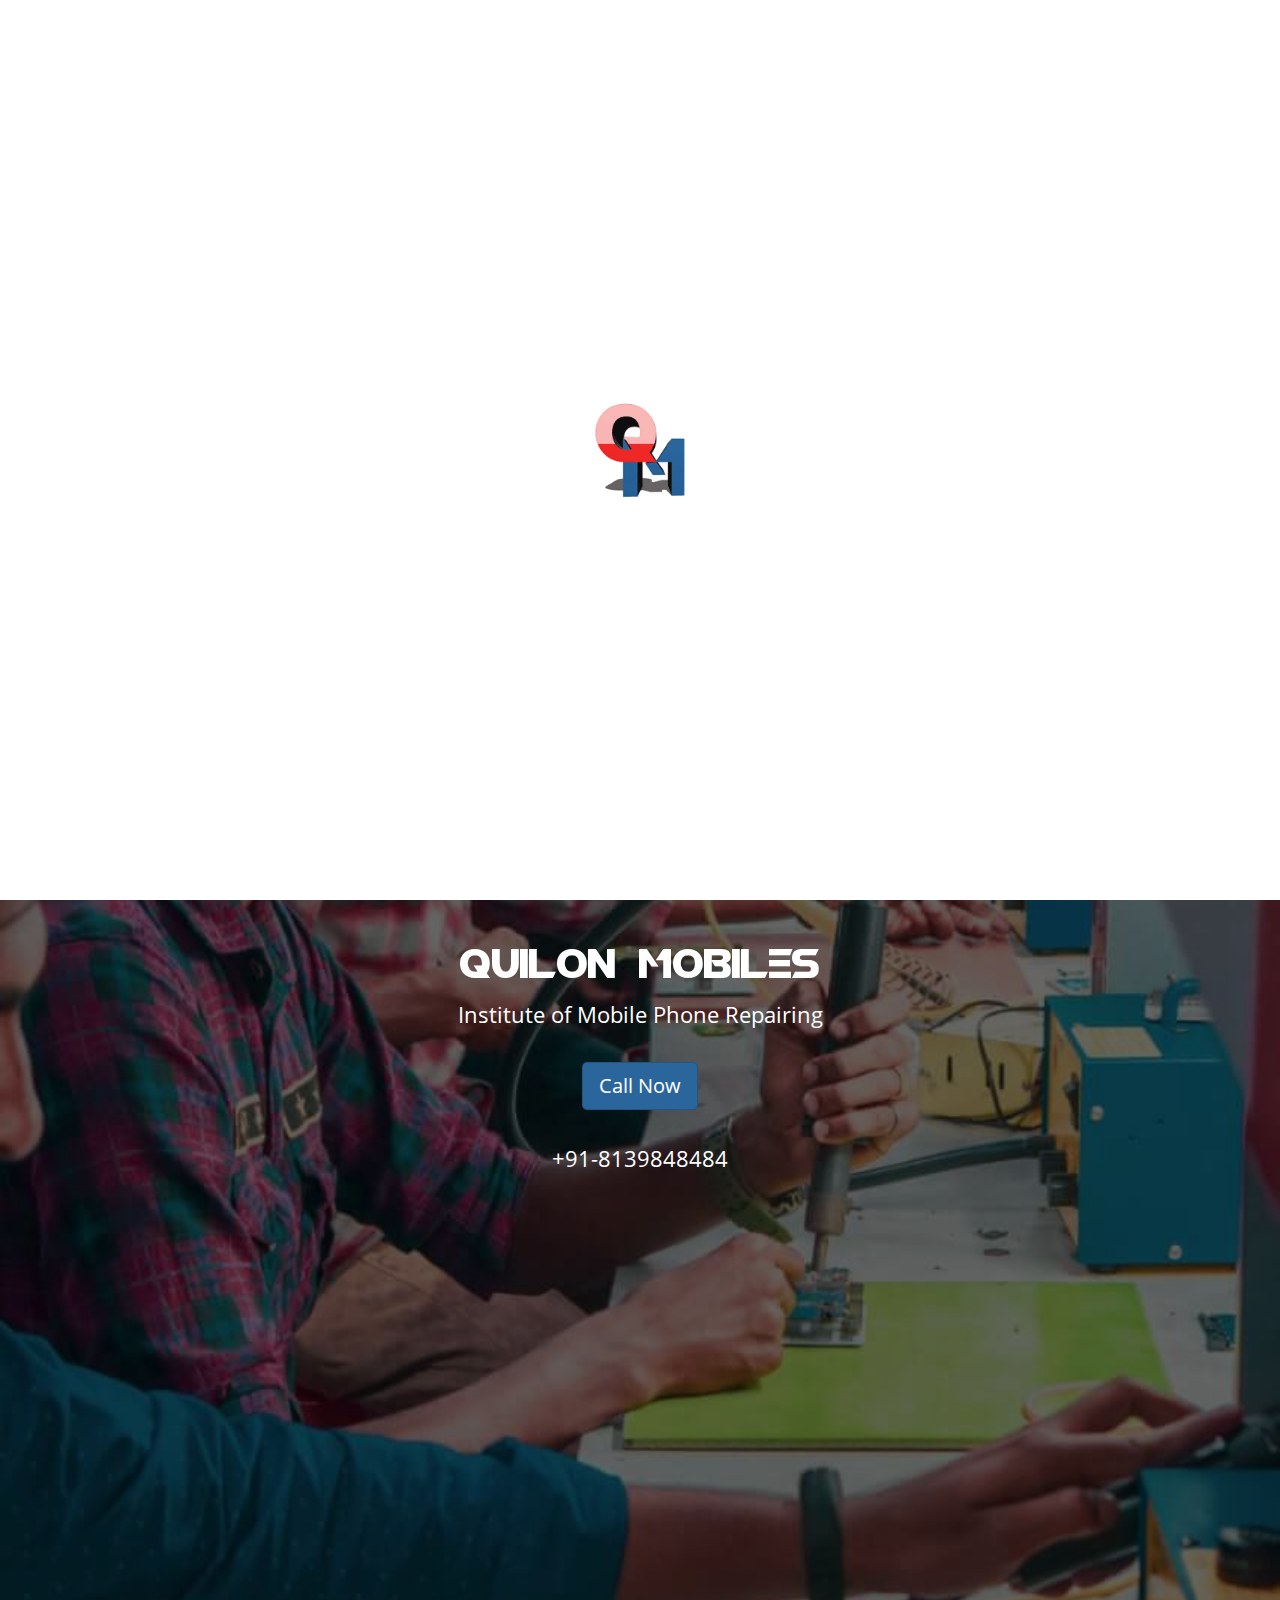
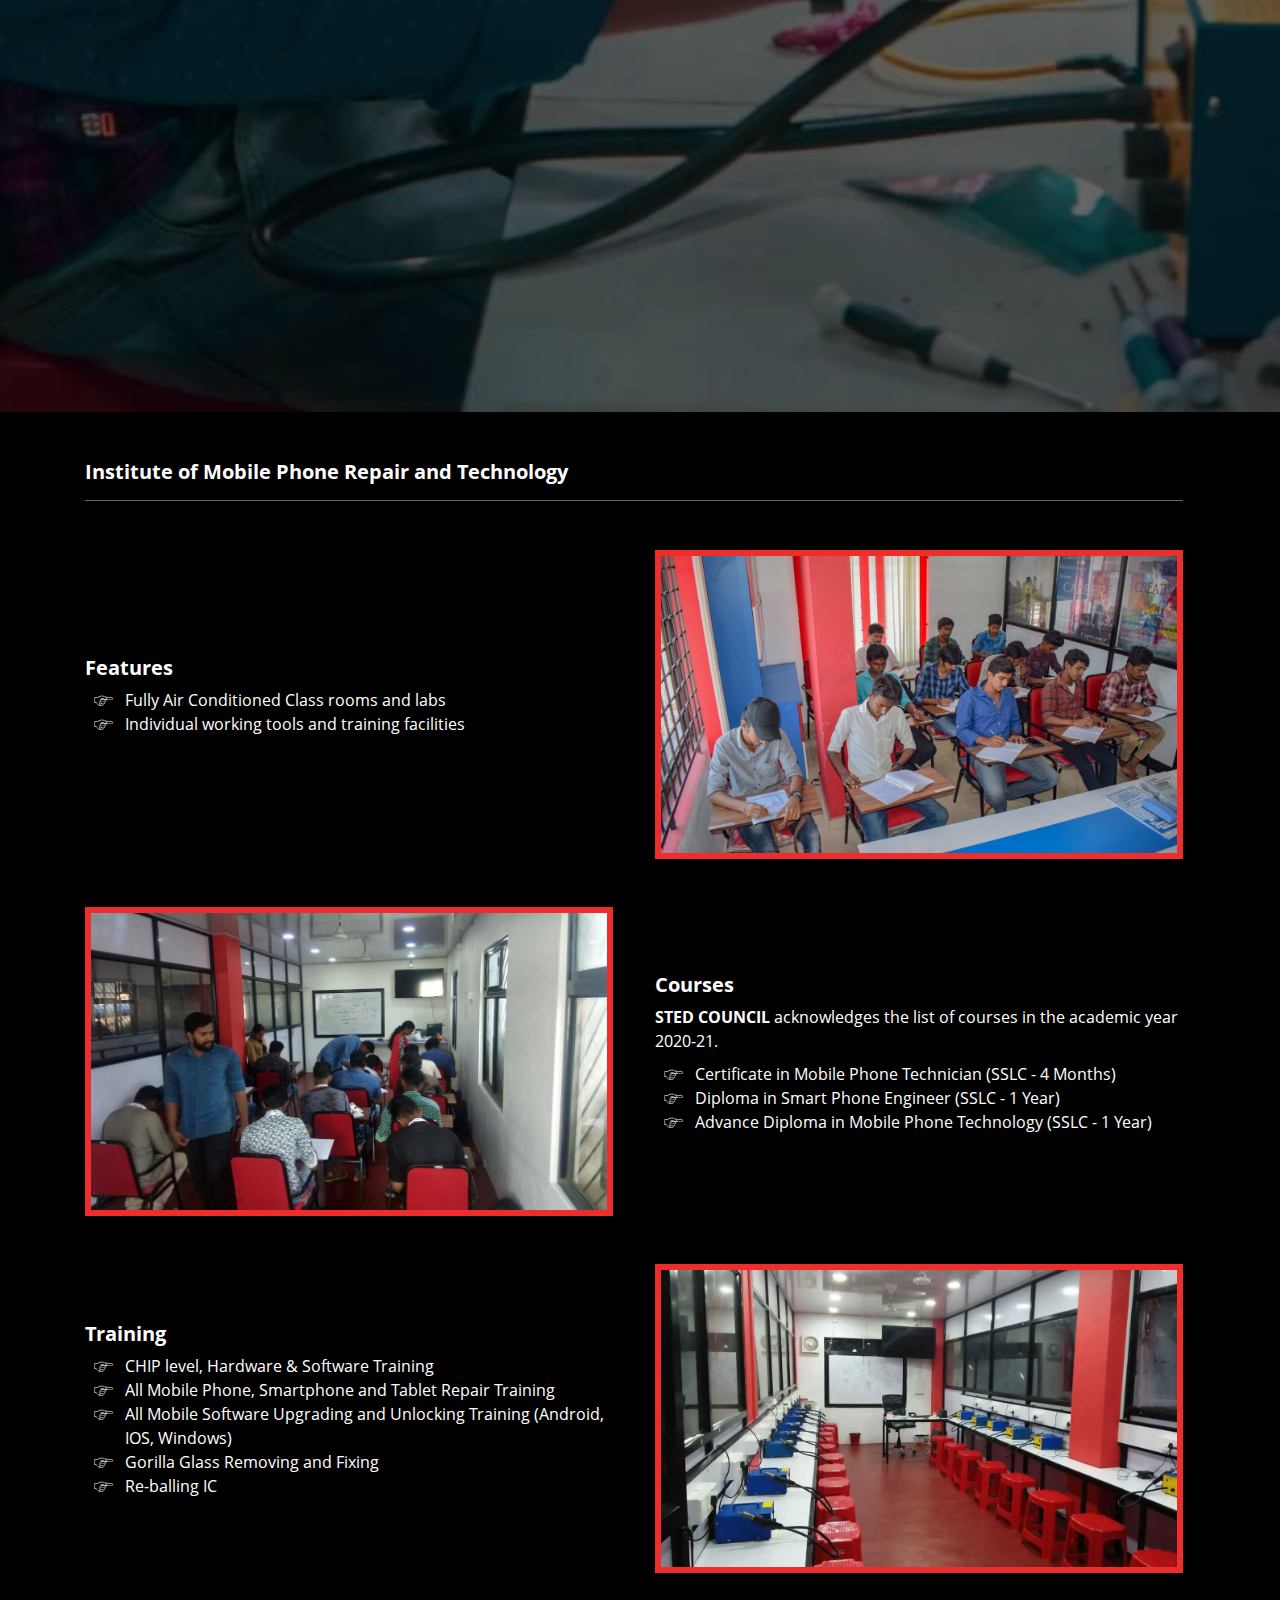
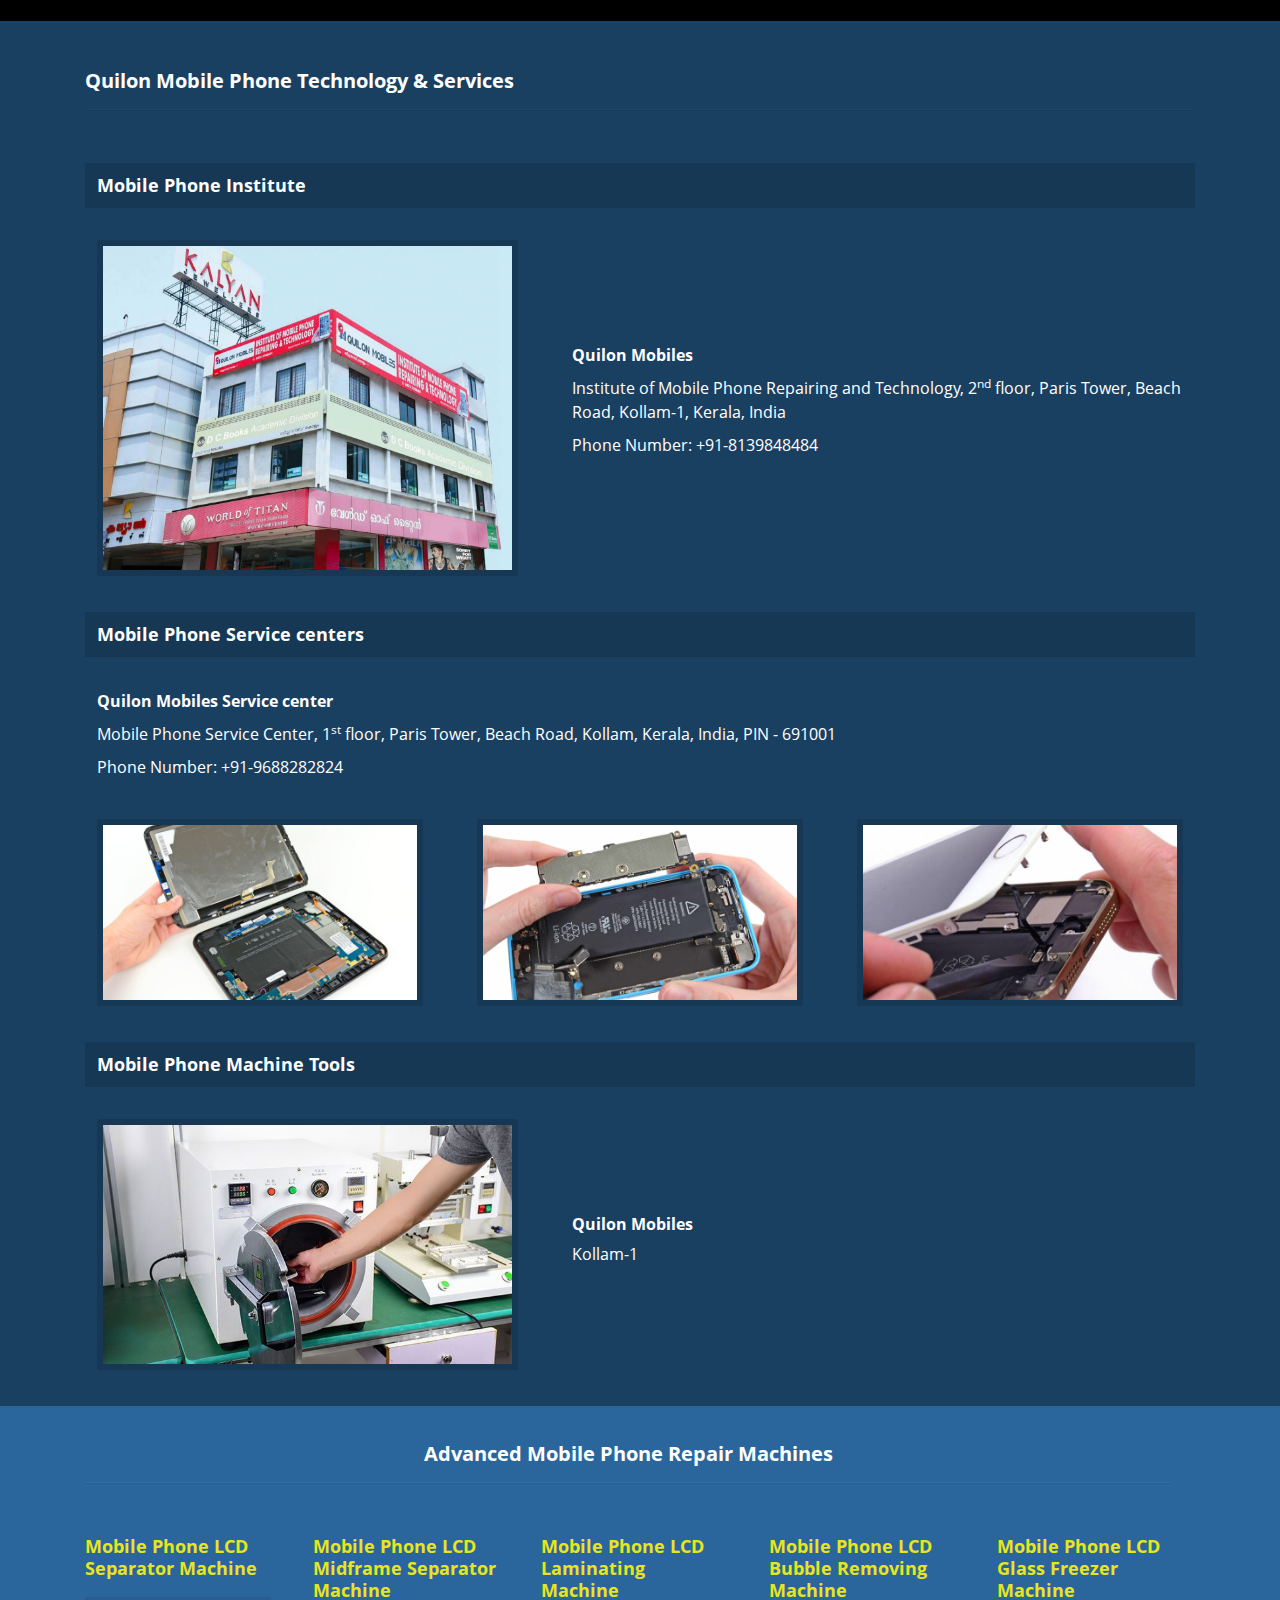
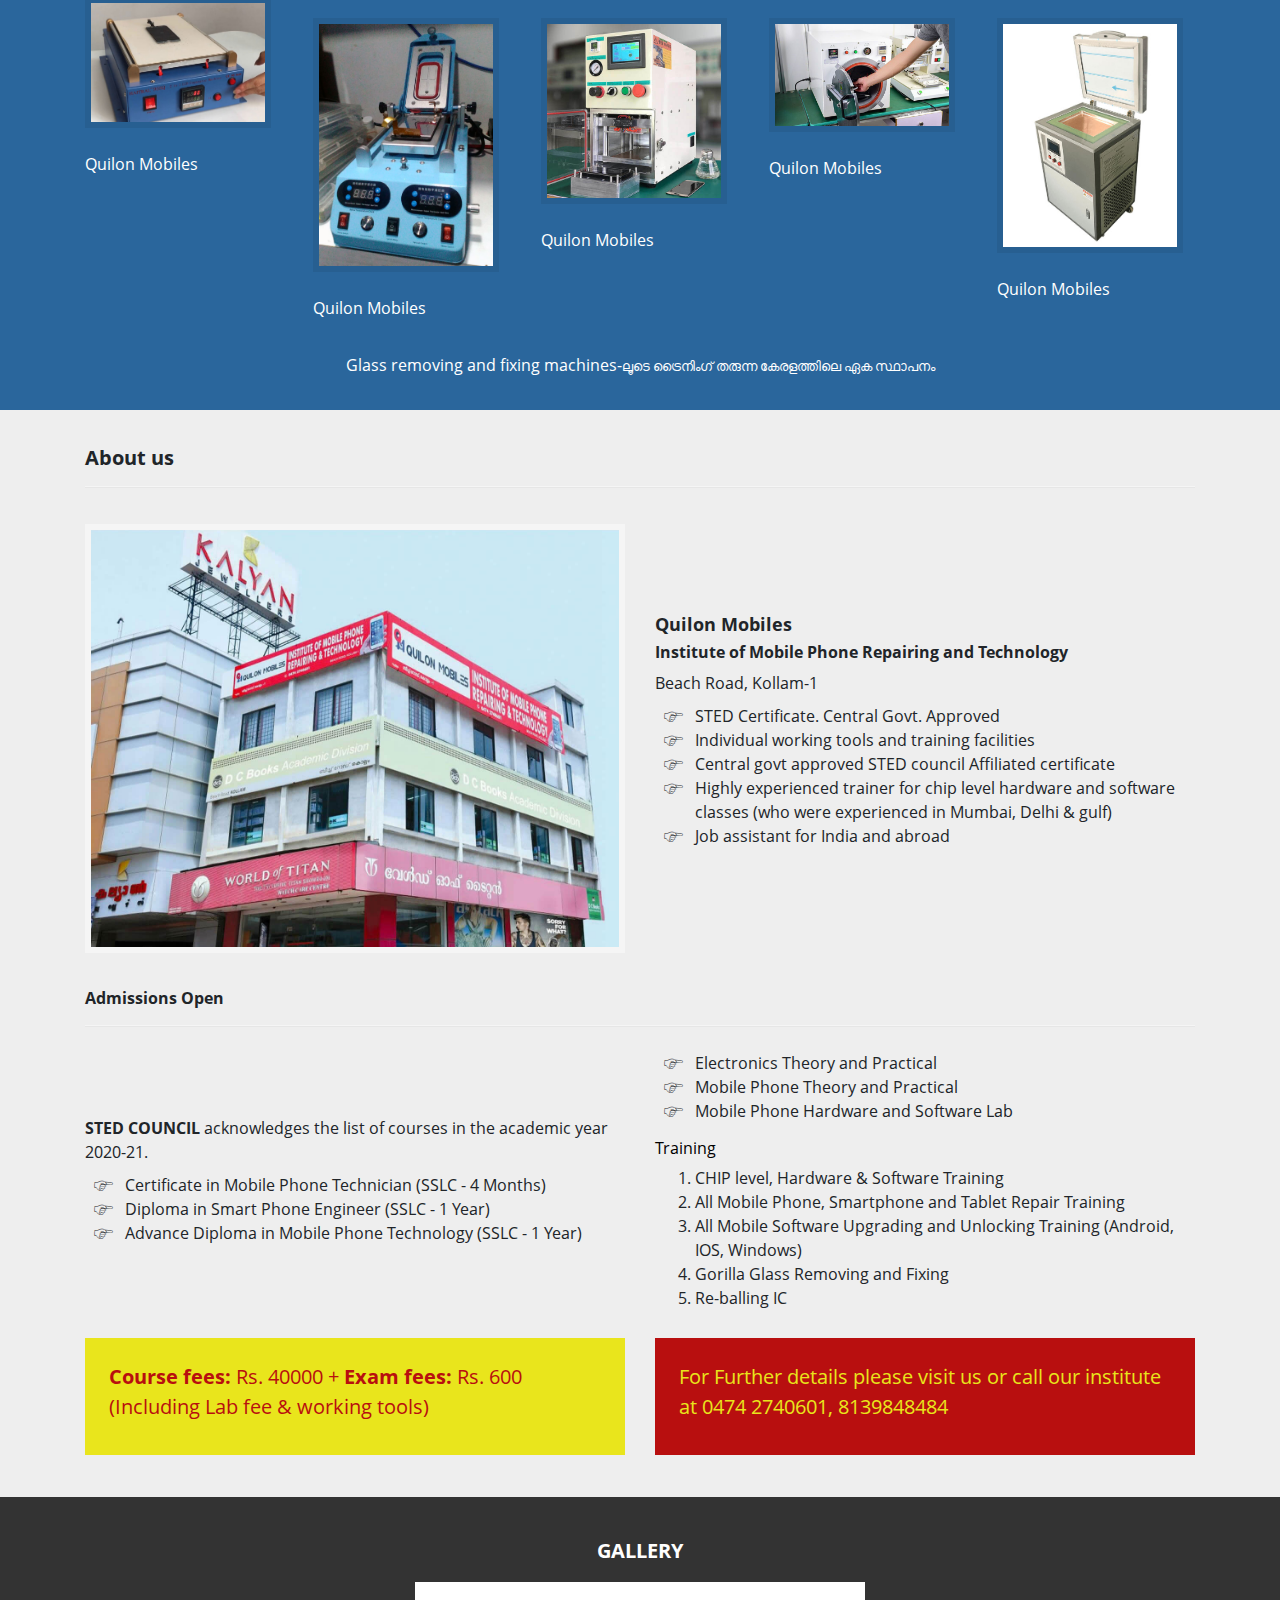
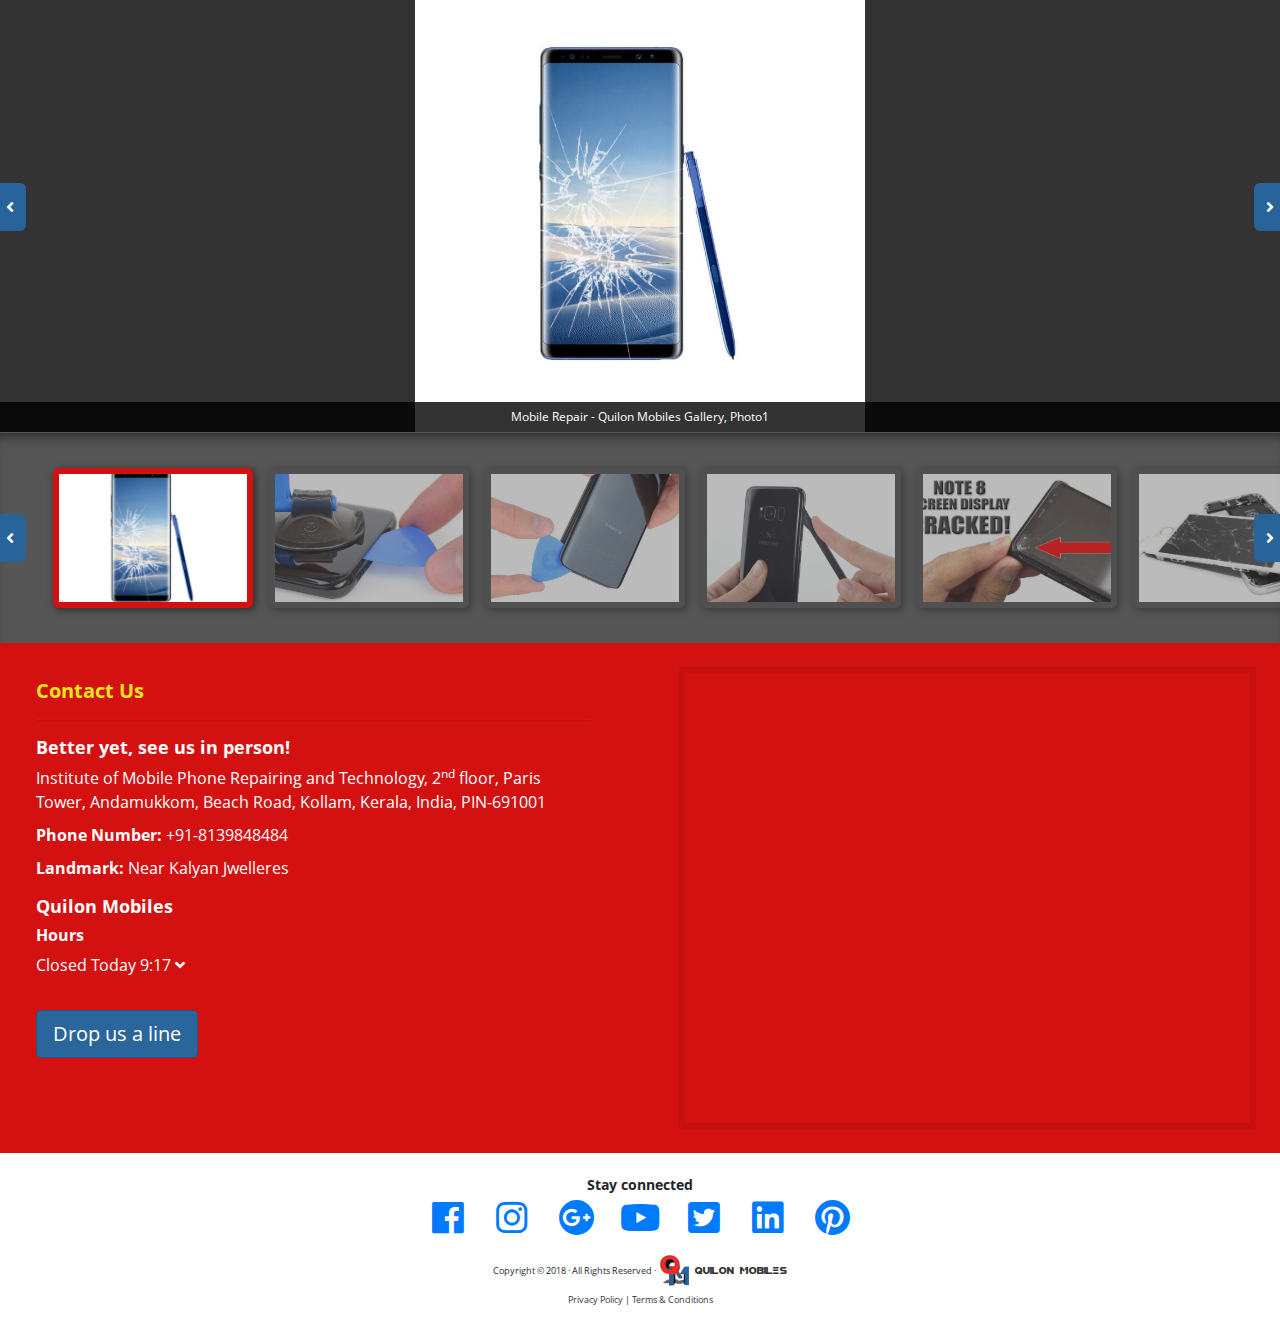
<file: index.html>
<!DOCTYPE html>
<html lang="en"><!-- InstanceBegin template="/Templates/QLMob_template1.dwt" codeOutsideHTMLIsLocked="false" -->
<head>
<meta charset="utf-8">
<meta http-equiv="X-UA-Compatible" content="IE=edge">
<meta name="viewport" content="width=device-width, initial-scale=1, user-scalable=0">
<!-- InstanceBeginEditable name="doctitle" -->
<title>Quilon Mobiles</title>
<!-- InstanceEndEditable -->
<link href="images/favicon.ico" rel="icon" type="image/x-icon">
<!-- Bootstrap -->
<link href="css/bootstrap-4.0.0.css" rel="stylesheet">
<link href="css/quilon_mobile.css" rel="stylesheet">
<!-- InstanceBeginEditable name="head" -->
<!-- InstanceEndEditable -->
</head>
<body id="QLMob_bdy">
    <div id="QLMob_lodin1">  
      <div id="QLMob_lodin2"><img src="images/loading.gif" width="128" height="128" alt="Loading... Quilonmobiles.com"/></div></div>
<header>
  <nav class="navbar navbar-expand-lg" id="QLMob_nav"> <a class="navbar-brand" href="index.html"><img src="images/logo-393.jpg" width="393" height="138" alt=""/></a>
    <button class="navbar-toggler" type="button" data-toggle="collapse" data-target="#QLMob_nav_content" aria-controls="QLMob_nav_content" aria-expanded="false" aria-label="Toggle navigation"> <span class="navbar-toggler-icon"><i class="fas fa-bars"></i></span> </button>
    <div class="collapse navbar-collapse" id="QLMob_nav_content">
      <ul class="navbar-nav mr-auto">
        <li class="nav-item active"> <a class="nav-link" href="index.html">Home <span class="sr-only">(current)</span></a> </li>
        <li class="nav-item"> <a class="nav-link" href="services.html">Services</a> </li>
        <!--
             <li class="nav-item dropdown">
                <a class="nav-link dropdown-toggle" href="#" id="navbarDropdown" role="button" data-toggle="dropdown" aria-haspopup="true" aria-expanded="false">
                Dropdown
                </a>
                <div class="dropdown-menu" aria-labelledby="navbarDropdown">
                   <a class="dropdown-item" href="#">Action</a>
                   <a class="dropdown-item" href="#">Another action</a>
                   <div class="dropdown-divider"></div>
                   <a class="dropdown-item" href="#">Something else here</a>
                </div>
             </li>
--> 
        <li class="nav-item"> <a class="nav-link" href="contact_us.html">Contact us</a> </li>
      </ul>
    </div> 
  </nav>
</header>
<main>
<!-- InstanceBeginEditable name="QLMob_Main1" -->
  <section id="QLMob_jumbo_1">
    <div class="jumbotron jumbotron-fluid text-center">
      <div class="QLMob_jumbo_content">
        <h1 class="display-4 alienGT">Quilon Mobiles</h1>
        <p class="lead">Institute of Mobile Phone Repairing</p>
        <p class="lead"> <a class="btn btn-primary btn-lg" href="tel:00918139848484" role="button">Call Now</a></p>
        <p>+91-8139848484</p>
      </div>
    </div>
  </section>
  <section id="QLMob_Institute" class="list-hand">
    <div class="container">
      <div class="row">
        <div class="col-sm-12">
          <div class="QLMob_Institute_1">
            <h2>Institute of Mobile Phone Repair and Technology</h2>
            <hr>
          </div>
        </div>
      </div>
      <div class="row row-center">
        <div class="col-sm-6">
          <div class="QLMob_Institute_2">
            <h3>Features</h3>
            <ul>
              <li>Fully Air Conditioned Class rooms and labs</li>
              <li>Individual working tools and training facilities</li>
            </ul>
          </div>
        </div>
        <div class="col-sm-6">
          <div class="QLMob_Institute_2">
            <div class="Qmob_im1" style="background-image: url('images/institute/Quilon_Mobiles_Classroom.jpg')"><img src="images/institute/Quilon_Mobiles_Classroom.jpg" width="1280" height="853" alt="Classroom, Quilon Mobiles"></div>
          </div>
        </div>
        <div class="col-sm-6">
          <div class="QLMob_Institute_2">
            <div class="Qmob_im1" style="background-image: url('images/institute/Quilon_Mobiles_Classroom2.jpg')"><img src="images/institute/Quilon_Mobiles_Classroom2.jpg" width="1040" height="780" alt=""></div>
          </div>
        </div>
        <div class="col-sm-6">
          <div class="QLMob_Institute_2">
            <h3>Courses</h3>
		<p><strong>STED COUNCIL</strong> acknowledges the list of courses in the academic year 2020-21.</p>
		<ul>
			<li>Certificate in Mobile Phone Technician (SSLC - 4 Months)</li>
			<li>Diploma in Smart Phone Engineer (SSLC - 1 Year)</li>
			<li>Advance Diploma in Mobile Phone Technology (SSLC - 1 Year)</li>
		</ul>
          </div>
        </div>
        <div class="col-sm-6">
          <div class="QLMob_Institute_2">
            <h3>Training</h3>
            <ul>
		<li>CHIP level, Hardware & Software Training</li>
		<li>All Mobile Phone, Smartphone and Tablet Repair Training</li>
		<li>All Mobile Software Upgrading and Unlocking Training (Android, IOS, Windows)</li>
		<li>Gorilla Glass Removing and Fixing</li>
		<li>Re-balling IC</li>
            </ul>
          </div>
        </div>
        <div class="col-sm-6">
          <div class="QLMob_Institute_2">
            <div class="Qmob_im1" style="background-image: url('images/institute/Lab_Room.jpg')"><img src="images/institute/Lab_Room.jpg" width="1280" height="960" alt="Lab Room, Quilon Mobiles"></div>
          </div>
        </div>
      </div>
    </div>
  </section>
  <section id="QLMob_Technology">
    <div class="container">
      <div class="row">
        <div class="col-sm-12">
          <div class="QLMob_Techno_1">
            <h2>Quilon Mobile Phone Technology &amp; Services</h2>
            <hr>
          </div>
        </div>
      </div>
      <div class="row row-center">
        <div class="col-sm-12">
          <div class="QLMob_Techno_1">
            <h3>Mobile Phone Institute</h3>
          </div>
        </div>
        <div class="col-sm-6 col-md-5">
          <div class="QLMob_Techno_2"> <img src="images/institute/QuilonMobileInstitute.jpg" width="1240" height="980" alt="Quilon Mobiles, Institute of Mobile Phone Repairing and Technology"></div>
        </div>
        <div class="col-sm-6 col-md-7">
          <div class="QLMob_Techno_2_1">
            <address>
            <p><strong>Quilon Mobiles</strong></p>
            <p>Institute of Mobile Phone Repairing and Technology, 2<sup>nd</sup> floor, Paris Tower, Beach Road, Kollam-1, Kerala, India</p>
            <p>Phone Number: <a href="tel:00918139848484">+91-8139848484</a></p>
            </address>
          </div>
        </div>
      </div>
      <div class="row">
        <div class="col-sm-12">
          <div class="QLMob_Techno_1">
            <h3>Mobile Phone Service centers</h3>
          </div>
        </div>
        <div class="col-sm-12">
          <div class="QLMob_Techno_2_1">
            <address>
            <p><strong>Quilon Mobiles Service center</strong></p>
            <p>Mobile Phone Service Center, 1<sup>st</sup> floor, Paris Tower, Beach Road, Kollam, Kerala, India, PIN - 691001</p>
            <p>Phone Number: <a href="tel:00919688282824">+91-9688282824</a></p>
            </address>
          </div>
        </div>
	    </div>
<!--         <div class="col-sm-6">
          <div class="QLMob_Techno_2_1">
            <address>
            <p><strong>Quilon Mobiles</strong></p>
            <p>1<sup>st</sup> floor, Opposite Syndicate Bank, Pattathu Vila Plaza, Vdayattukotta, Kollam - 691001</p>
            </address>
          </div>
        </div> -->
	    <div class="row">
        <div class="col-sm-4">
          <div class="QLMob_Techno_2"> <img src="images/quilon_mobiles/1.jpg" width="720" height="400" alt="Mobile Phone Services - Quilon Mobiles"></div>
        </div>
        <div class="col-sm-4">
          <div class="QLMob_Techno_2"> <img src="images/quilon_mobiles/2.jpg" width="720" height="400" alt="Mobile Phone Services photos 2- Quilon Mobiles"></div>
        </div>
        <div class="col-sm-4">
          <div class="QLMob_Techno_2"> <img src="images/quilon_mobiles/3.jpg" width="720" height="400" alt="Mobile Phone Services photos 3- Quilon Mobiles"></div>
        </div>
      </div>
      <div class="row row-center">
        <div class="col-sm-12">
          <div class="QLMob_Techno_1">
            <h3>Mobile Phone Machine Tools</h3>
          </div>
        </div>
        <div class="col-sm-6 col-md-5">
          <div class="QLMob_Techno_2"> <img src="images/technology/LCD_Bubble_Remover.jpg" width="650" height="380" alt="LCD Bubble Remover"></div>
        </div>
        <div class="col-sm-6 col-md-7">
          <div class="QLMob_Techno_2_1">
            <h4>Quilon Mobiles</h4>
            <p>Kollam-1</p>
          </div>
        </div>
      </div>
    </div>
  </section>
  <section id="QLMob_Services">
    <div class="container">
      <div class="row">
        <div class="col-sm-12">
          <div class="QLMob_Services_1 text-center">
            <h2>Advanced Mobile Phone Repair Machines</h2>
            <hr>
          </div>
        </div>
      </div>
      <div class="row">
        <div class="col-sm-6 col-md-4 col-5-lg">
          <div class="QLMob_Services_2">
            <h3>Mobile Phone LCD Separator Machine</h3>
            <img src="images/technology/LCD_Separator.jpg" width="846" height="1176" alt="">
            <p>Quilon Mobiles</p>
          </div>
        </div>
        <div class="col-sm-6 col-md-4 col-5-lg">
          <div class="QLMob_Services_2">
            <h3>Mobile Phone LCD Midframe Separator Machine</h3>
            <img src="images/technology/LCD_Midframe_Separator.jpg" width="846" height="1176" alt="">
            <p>Quilon Mobiles</p>
          </div>
        </div>
        <div class="col-sm-6 col-md-4 col-5-lg">
          <div class="QLMob_Services_2">
            <h3>Mobile Phone LCD Laminating Machine</h3>
            <img src="images/technology/LCD_Glass_Lamiantor.jpg" width="500" height="500" alt="">
            <p>Quilon Mobiles</p>
          </div>
        </div>
		<div class="col-sm-6 col-md-4 col-5-lg">
          <div class="QLMob_Services_2">
            <h3>Mobile Phone LCD Bubble Removing Machine</h3>
            <img src="images/technology/LCD_Bubble_Remover.jpg" width="650" height="380" alt="LCD Bubble Remover">
            <p>Quilon Mobiles</p>
          </div>
        </div>
        <div class="col-sm-6 col-md-4 col-5-lg">
          <div class="QLMob_Services_2">
            <h3>Mobile Phone LCD Glass Freezer Machine</h3>
            <img src="images/technology/LCD_Glass_Freezer.jpg" width="435" height="557" alt="">
            <p>Quilon Mobiles</p>
          </div>
        </div>
        <div class="col-sm-12 text-center">
          <p>Glass removing and fixing machines-<span class="malayalam" lang="ml">&#3378;&#3394;&#3359;&#3398; &#3359;&#3405;&#3376;&#3400;&#3368;&#3391;&#3330;&#3351;&#3405; &#3364;&#3376;&#3393;&#3368;&#3405;&#3368; &#3349;&#3399;&#3376;&#3379;&#3364;&#3405;&#3364;&#3391;&#3378;&#3398; &#3343;&#3349; &#3384;&#3405;&#3365;&#3390;&#3370;&#3368;&#3330;</span></p>
        </div>
      </div>
    </div>
  </section>
  <section id="QLMob_About" class="list-hand">
    <div class="container">
      <div class="row">
        <div class="col-sm-12">
          <div class="QLMob_About_1">
            <h2>About us</h2>
            <hr>
          </div>
        </div>
      </div>
      <div class="row row-lg-center">
        <div class="col-md-12 col-lg-6">
          <div class="QLMob_About_2"><img src="images/institute/QuilonMobileInstitute.jpg" width="1240" height="980" alt=""/></div>
        </div>
        <div class="col-md-12 col-lg-6">
          <div class="QLMob_About_2">
            <h3>Quilon Mobiles</h3>
            <h4>Institute of Mobile Phone Repairing and Technology</h4>
            <p>Beach Road, Kollam-1</p>
            <ul>
		<li>STED Certificate. Central Govt. Approved</li>
		<li>Individual working tools and training facilities</li>
		<li>Central govt approved STED council Affiliated certificate</li>
		<li>Highly experienced trainer for chip level hardware and software classes (who were experienced in Mumbai, Delhi & gulf)</li>
		<li>Job assistant for India and abroad</li>
            </ul>
          </div>
        </div>
        <div class="col-sm-12">
          <div class="QLMob_About_2_1">
            <h4>Admissions Open</h4>
            <hr>
          </div>
        </div>
        <div class="col-sm-12 col-md-6">
          <div class="QLMob_About_2_1">
		<p><strong>STED COUNCIL</strong> acknowledges the list of courses in the academic year 2020-21.</p>
		<ul>
			<li>Certificate in Mobile Phone Technician (SSLC - 4 Months)</li>
			<li>Diploma in Smart Phone Engineer (SSLC - 1 Year)</li>
			<li>Advance Diploma in Mobile Phone Technology (SSLC - 1 Year)</li>
		</ul>
          </div>
        </div>
        <div class="col-sm-12 col-md-6">
          <div class="QLMob_About_2_1">
            <ul>
              <li>Electronics Theory and Practical</li>
              <li>Mobile Phone Theory and Practical</li>
              <li>Mobile Phone Hardware and Software Lab</li>
            </ul>
            <h5>Training</h5>
            <ol>
              <li>CHIP level, Hardware &amp; Software Training</li>
              <li>All Mobile Phone, Smartphone and Tablet Repair Training</li>
              <li>All Mobile Software Upgrading and Unlocking Training (Android, IOS, Windows)</li>
              <li>Gorilla Glass Removing and Fixing</li>
              <li>Re-balling IC</li>
            </ol>
          </div>
        </div>
        <div class="col-sm-6">
          <div class="QLMob_About_3">
            <p><strong>Course fees:</strong> Rs. 40000 + <strong>Exam fees:</strong> Rs. 600 (Including Lab fee &amp; working tools)</p>
          </div>
        </div>
        <div class="col-sm-6">
          <div class="QLMob_About_4">
            <p>For Further details please visit us or call our institute at <a href="tel:914742740601">0474 2740601</a>, <a href="tel:918139848484">8139848484</a></p>
          </div>
        </div>
      </div>
    </div>
  </section>
  <section id="QLMob_Gallery">
    <div class="container">
      <h2>Gallery</h2>
    </div>
    <ul class="pgwSlideshow">
      <li><img src="images/gallery/Mobile_Repair_Quilon_Mobiles1.jpg" alt="Mobile Repair - Quilon Mobiles Gallery, Photo1" width="800" height="800" class="d-block mx-auto"></li>
      <li><img src="images/gallery/Mobile_Repair_Quilon_Mobiles2.jpg" alt="Mobile Repair - Quilon Mobiles Gallery, Photo2" width="1200" height="480" class="d-block mx-auto"></li>
      <li><img src="images/gallery/Mobile_Repair_Quilon_Mobiles3.jpg" alt="Mobile Repair - Quilon Mobiles Gallery, Photo3" width="700" height="500" class="d-block mx-auto"></li>
      <li><img src="images/gallery/Mobile_Repair_Quilon_Mobiles4.jpg" alt="Mobile Repair - Quilon Mobiles Gallery, Photo4" width="5183" height="3887" class="d-block mx-auto"></li>
      <li><img src="images/gallery/Mobile_Repair_Quilon_Mobiles5.jpg" alt="Mobile Repair - Quilon Mobiles Gallery, Photo5" width="1280" height="720" class="d-block mx-auto"></li>
      <li><img src="images/gallery/Mobile_Repair_Quilon_Mobiles6.jpg" alt="Mobile Repair - Quilon Mobiles Gallery, Photo6" width="1920" height="1186" class="d-block mx-auto"></li>
      <li><img src="images/gallery/Mobile_Repair_Quilon_Mobiles7.jpg" alt="Mobile Repair - Quilon Mobiles Gallery, Photo7" width="1000" height="1000" class="d-block mx-auto"></li>
      <li><img src="images/gallery/Mobile_Repair_Quilon_Mobiles8.jpg" alt="Mobile Repair - Quilon Mobiles Gallery, Photo8" width="810" height="462" class="d-block mx-auto"></li>
    </ul>
  </section>
  <section id="QLMob_Gmap">
    <div class="row">
      <div class="col-sm-6">
        <div class="QLMob_Gmap_1">
          <h2>Contact Us</h2>
          <hr>
          <h3>Better yet, see us in person!</h3>
          <address>
          <p>Institute of Mobile Phone Repairing and Technology, 2<sup>nd</sup> floor, Paris Tower, Andamukkom, Beach Road, Kollam, Kerala, India, PIN-691001</p>
          <p><strong>Phone Number:</strong> <a href="tel:00918139848484">+91-8139848484</a></p>
          <p><strong>Landmark:</strong> Near Kalyan Jwelleres</p>
          </address>
          <h3>Quilon Mobiles</h3>
          <h4>Hours</h4>
          <p><a href="#" class="dropdown" data-toggle="collapse" data-target="#toggle_open_close" ><span id="toggle_open_close_today">Open</span> Today <span class="no-wrap"><span id="toggle_time_today">10:am to 7:00pm</span> <i class="fas fa-angle-down"></i></span></a></p>
          <p id="toggle_open_close" class="collapse"><strong>Open weekdays</strong><br>
            Mon 10:00 am – 7:00 pm<br>
            Tue 10:00 am – 7:00 pm<br>
            Wed 10:00 am – 7:00 pm<br>
            Thu 10:00 am – 7:00 pm<br>
            Fri 10:00 am – 7:00 pm<br>
            Sat 10:00 am – 7:00 pm<br>
            <strong>Close weekdays</strong><br>
            Sun Closed</p>
          <br>
          <a href="mailto:quilonMobiles.institute@gmail.com" class="btn btn-primary btn-lg">Drop us a line</a></div>
      </div>
      <div class="col-sm-6">
        <div class="QLMob_Gmap_2"> 
          <!--          <iframe src="https://www.google.com/maps/d/u/0/embed?mid=153iDd5odBXfKm8DeFYI20FuTo0A&hl=en" width="640" height="480" style="width: 100%; border:0; height: 450px; padding: 0px;"></iframe>-->
          <iframe src="https://www.google.com/maps/embed?pb=!1m18!1m12!1m3!1d3941.959092528392!2d76.58887901574973!3d8.88339549150461!2m3!1f0!2f0!3f0!3m2!1i1024!2i768!4f13.1!3m3!1m2!1s0x0%3A0x903e32d316dc31ec!2sQUILON+MOBILES+PHONE+REPAIRING+INSTITUTE+%26+TRAINING+CENTRE!5e0!3m2!1sen!2sin!4v1545650628130" style="width: 100%; border:0; height: 450px; padding: 0px;" allowfullscreen></iframe>
        </div>
      </div>
    </div>
  </section>
  <!-- InstanceEndEditable -->
</main>
<footer>
  <div class="container">
    <div class="QLMob_socials">
        <h2>Stay connected</h2>
        <a href="https://www.facebook.com/quilonmobiles.institute/" target="_blank"><i class="fab fa-facebook"></i></a>
        <a href="https://www.instagram.com/quilon_mobiles/" target="_blank"><i class="fab fa-instagram"></i></a>
        <a href="https://plus.google.com/u/1/104571374043063195616" target="_blank"><i class="fab fa-google-plus"></i></a>
        <a href="https://www.youtube.com/channel/UCWHHHxGPNdwfaDw9MGLI0Xw" target="_blank"><i class="fab fa-youtube"></i></a>
        <a href="https://twitter.com/Quilon_Mobiles" target="_blank"><i class="fab fa-twitter-square"></i></a>
        <a href="https://www.linkedin.com/in/nizam-babu-23a496121/" target="_blank"><i class="fab fa-linkedin"></i></a>
        <a href="https://in.pinterest.com/mobilephonerepairing/" target="_blank"><i class="fab fa-pinterest"></i></a>
    </div>
    <div class="row">
      <div class="text-center col-lg-6 offset-lg-3">
        <div id="QLMob_cpyrts">
          <h2 style="display: none">Quilon mobiles - Copyrights</h2>
          <p>Copyright &copy; 2018 &middot; All Rights Reserved &middot; <a href="index.html" class="alienGT"><img src="images/footer_icon.png" width="32" height="32" alt="" class="icon"> Quilon Mobiles</a></p>
		  <p><a href="privacy_policy.html">Privacy Policy</a> | <a href="terms.html">Terms &amp; Conditions</a></p>
        </div>
      </div>
    </div>
  </div>
</footer>
<!-- jQuery (necessary for Bootstrap's JavaScript plugins) --> 
<script src="js/jquery-3.2.1.min.js"></script> 

<!-- Include all compiled plugins (below), or include individual files as needed --> 
<script src="js/popper.min.js"></script> 
<script src="js/bootstrap-4.0.0.js"></script> 
<!-- InstanceBeginEditable name="QLMob_Scripts1" --> <!-- InstanceEndEditable -->
<script src="js/QLMob.js"></script>
<!-- InstanceBeginEditable name="QLMob_Scripts2" -->
	
	<!-- InstanceEndEditable -->
</body>
<!-- InstanceEnd --></html>
</file>
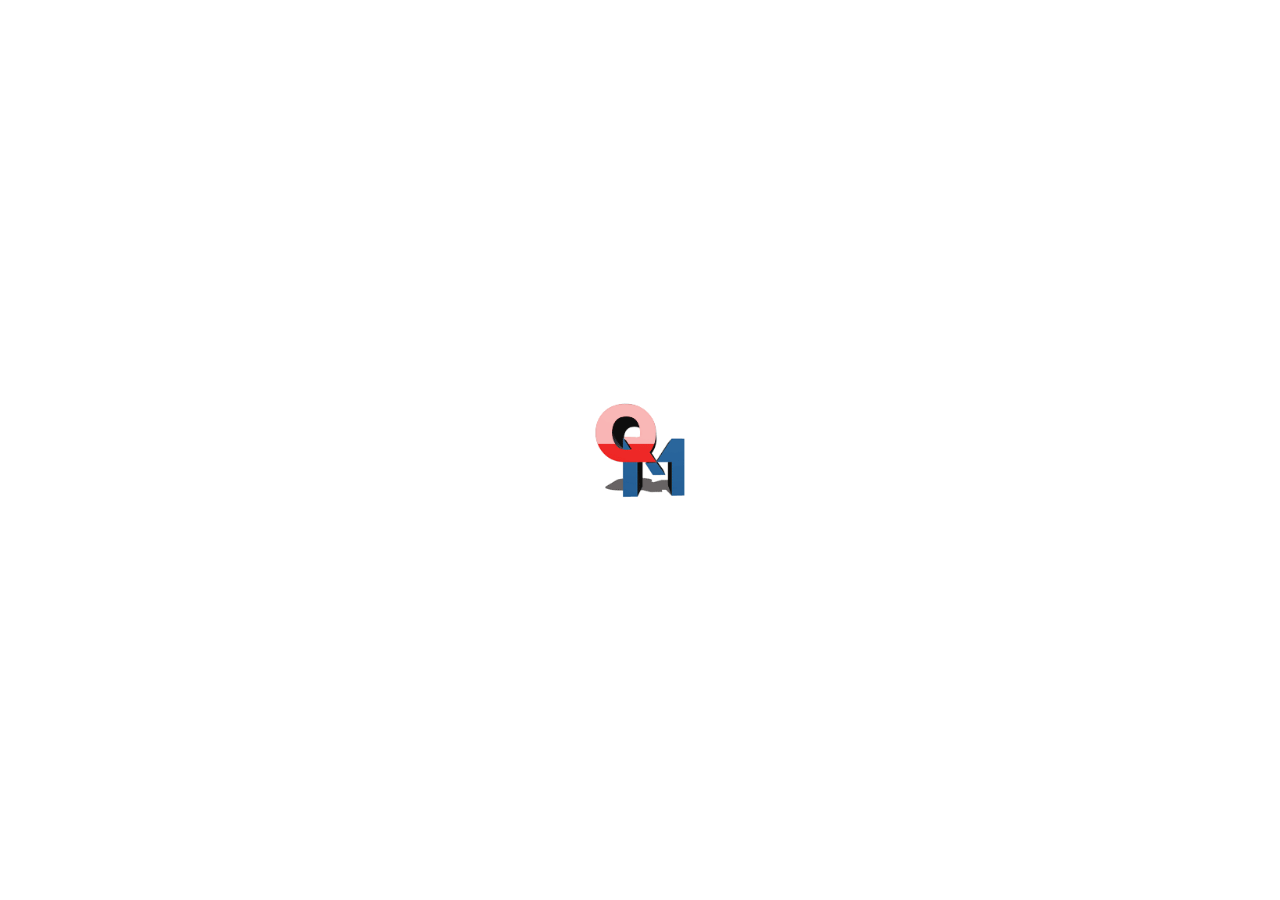
<file: contact_us.html>
<!DOCTYPE html>
<html lang="en"><!-- InstanceBegin template="/Templates/QLMob_template1.dwt" codeOutsideHTMLIsLocked="false" -->
<head>
<meta charset="utf-8">
<meta http-equiv="X-UA-Compatible" content="IE=edge">
<meta name="viewport" content="width=device-width, initial-scale=1, user-scalable=0">
<!-- InstanceBeginEditable name="doctitle" -->
<title>Quilon Mobiles</title>
<!-- InstanceEndEditable -->
<link href="images/favicon.ico" rel="icon" type="image/x-icon">
<!-- Bootstrap -->
<link href="css/bootstrap-4.0.0.css" rel="stylesheet">
<link href="css/quilon_mobile.css" rel="stylesheet">
<!-- InstanceBeginEditable name="head" -->
<!-- InstanceEndEditable -->
</head>
<body id="QLMob_bdy">
    <div id="QLMob_lodin1">  
      <div id="QLMob_lodin2"><img src="images/loading.gif" width="128" height="128" alt="Loading... Quilonmobiles.com"/></div></div>
<header>
  <nav class="navbar navbar-expand-lg" id="QLMob_nav"> <a class="navbar-brand" href="index.html"><img src="images/logo-393.jpg" width="393" height="138" alt=""/></a>
    <button class="navbar-toggler" type="button" data-toggle="collapse" data-target="#QLMob_nav_content" aria-controls="QLMob_nav_content" aria-expanded="false" aria-label="Toggle navigation"> <span class="navbar-toggler-icon"><i class="fas fa-bars"></i></span> </button>
    <div class="collapse navbar-collapse" id="QLMob_nav_content">
      <ul class="navbar-nav mr-auto">
        <li class="nav-item active"> <a class="nav-link" href="index.html">Home <span class="sr-only">(current)</span></a> </li>
        <li class="nav-item"> <a class="nav-link" href="services.html">Services</a> </li>
        <!--
             <li class="nav-item dropdown">
                <a class="nav-link dropdown-toggle" href="#" id="navbarDropdown" role="button" data-toggle="dropdown" aria-haspopup="true" aria-expanded="false">
                Dropdown
                </a>
                <div class="dropdown-menu" aria-labelledby="navbarDropdown">
                   <a class="dropdown-item" href="#">Action</a>
                   <a class="dropdown-item" href="#">Another action</a>
                   <div class="dropdown-divider"></div>
                   <a class="dropdown-item" href="#">Something else here</a>
                </div>
             </li>
--> 
        <li class="nav-item"> <a class="nav-link" href="contact_us.html">Contact us</a> </li>
      </ul>
    </div> 
  </nav>
</header>
<main>
<!-- InstanceBeginEditable name="QLMob_Main1" -->
<section id="QLMob_Gmap">
    <div class="row">
      <div class="col-sm-6">
        <div class="QLMob_Gmap_1">
          <h2>Contact Us</h2>
          <hr>
          <h3>Better yet, see us in person!</h3>
          <address>
          <p>Institute of Mobile Phone Repairing and Technology, 2<sup>nd</sup> floor, Paris Tower, Andamukkom, Beach Road, Kollam, Kerala, India, PIN-691001</p>
          <p><strong>Phone Number:</strong> <a href="tel:00918139848484">+91-8139848484</a></p>
          <p><strong>Landmark:</strong> Near Kalyan Jwelleres</p>
          </address>
          <h3>Quilon Mobiles</h3>
          <h4>Hours</h4>
          <p><a href="#" class="dropdown" data-toggle="collapse" data-target="#toggle_open_close" ><span id="toggle_open_close_today">Open</span> Today <span class="no-wrap"><span id="toggle_time_today">10:am to 7:00pm</span> <i class="fas fa-angle-down"></i></span></a></p>
          <p id="toggle_open_close" class="collapse"><strong>Open weekdays</strong><br>
            Mon 10:00 am – 7:00 pm<br>
            Tue 10:00 am – 7:00 pm<br>
            Wed 10:00 am – 7:00 pm<br>
            Thu 10:00 am – 7:00 pm<br>
            Fri 10:00 am – 7:00 pm<br>
            Sat 10:00 am – 7:00 pm<br>
            <strong>Close weekdays</strong><br>
            Sun Closed</p>
          <br>
          <a href="mailto:quilonMobiles.institute@gmail.com" class="btn btn-primary btn-lg">Drop us a line</a></div>
      </div>
      <div class="col-sm-6">
        <div class="QLMob_Gmap_2"> 
          <!--          <iframe src="https://www.google.com/maps/d/u/0/embed?mid=153iDd5odBXfKm8DeFYI20FuTo0A&hl=en" width="640" height="480" style="width: 100%; border:0; height: 450px; padding: 0px;"></iframe>-->
          <iframe src="https://www.google.com/maps/embed?pb=!1m18!1m12!1m3!1d3941.959092528392!2d76.58887901574973!3d8.88339549150461!2m3!1f0!2f0!3f0!3m2!1i1024!2i768!4f13.1!3m3!1m2!1s0x0%3A0x903e32d316dc31ec!2sQUILON+MOBILES+PHONE+REPAIRING+INSTITUTE+%26+TRAINING+CENTRE!5e0!3m2!1sen!2sin!4v1545650628130" style="width: 100%; border:0; height: 450px; padding: 0px;" allowfullscreen></iframe>
        </div>
      </div>
    </div>
  </section>
<!-- InstanceEndEditable -->
</main>
<footer>
  <div class="container">
    <div class="QLMob_socials">
        <h2>Stay connected</h2>
        <a href="https://www.facebook.com/quilonmobiles.institute/" target="_blank"><i class="fab fa-facebook"></i></a>
        <a href="https://www.instagram.com/quilon_mobiles/" target="_blank"><i class="fab fa-instagram"></i></a>
        <a href="https://plus.google.com/u/1/104571374043063195616" target="_blank"><i class="fab fa-google-plus"></i></a>
        <a href="https://www.youtube.com/channel/UCWHHHxGPNdwfaDw9MGLI0Xw" target="_blank"><i class="fab fa-youtube"></i></a>
        <a href="https://twitter.com/Quilon_Mobiles" target="_blank"><i class="fab fa-twitter-square"></i></a>
        <a href="https://www.linkedin.com/in/nizam-babu-23a496121/" target="_blank"><i class="fab fa-linkedin"></i></a>
        <a href="https://in.pinterest.com/mobilephonerepairing/" target="_blank"><i class="fab fa-pinterest"></i></a>
    </div>
    <div class="row">
      <div class="text-center col-lg-6 offset-lg-3">
        <div id="QLMob_cpyrts">
          <h2 style="display: none">Quilon mobiles - Copyrights</h2>
          <p>Copyright &copy; 2018 &middot; All Rights Reserved &middot; <a href="index.html" class="alienGT"><img src="images/footer_icon.png" width="32" height="32" alt="" class="icon"> Quilon Mobiles</a></p>
		  <p><a href="privacy_policy.html">Privacy Policy</a> | <a href="terms.html">Terms &amp; Conditions</a></p>
        </div>
      </div>
    </div>
  </div>
</footer>
<!-- jQuery (necessary for Bootstrap's JavaScript plugins) --> 
<script src="js/jquery-3.2.1.min.js"></script> 

<!-- Include all compiled plugins (below), or include individual files as needed --> 
<script src="js/popper.min.js"></script> 
<script src="js/bootstrap-4.0.0.js"></script> 
<!-- InstanceBeginEditable name="QLMob_Scripts1" -->
<!-- InstanceEndEditable -->
<script src="js/QLMob.js"></script>
<!-- InstanceBeginEditable name="QLMob_Scripts2" -->
<!--	<script src="https://maps.googleapis.com/maps/api/js?key=AIzaSyCaUc_GupBbKqEHHz-jYogNnvmLMud3Zn8"></script>-->
<!-- InstanceEndEditable -->
</body>
<!-- InstanceEnd --></html>
</file>
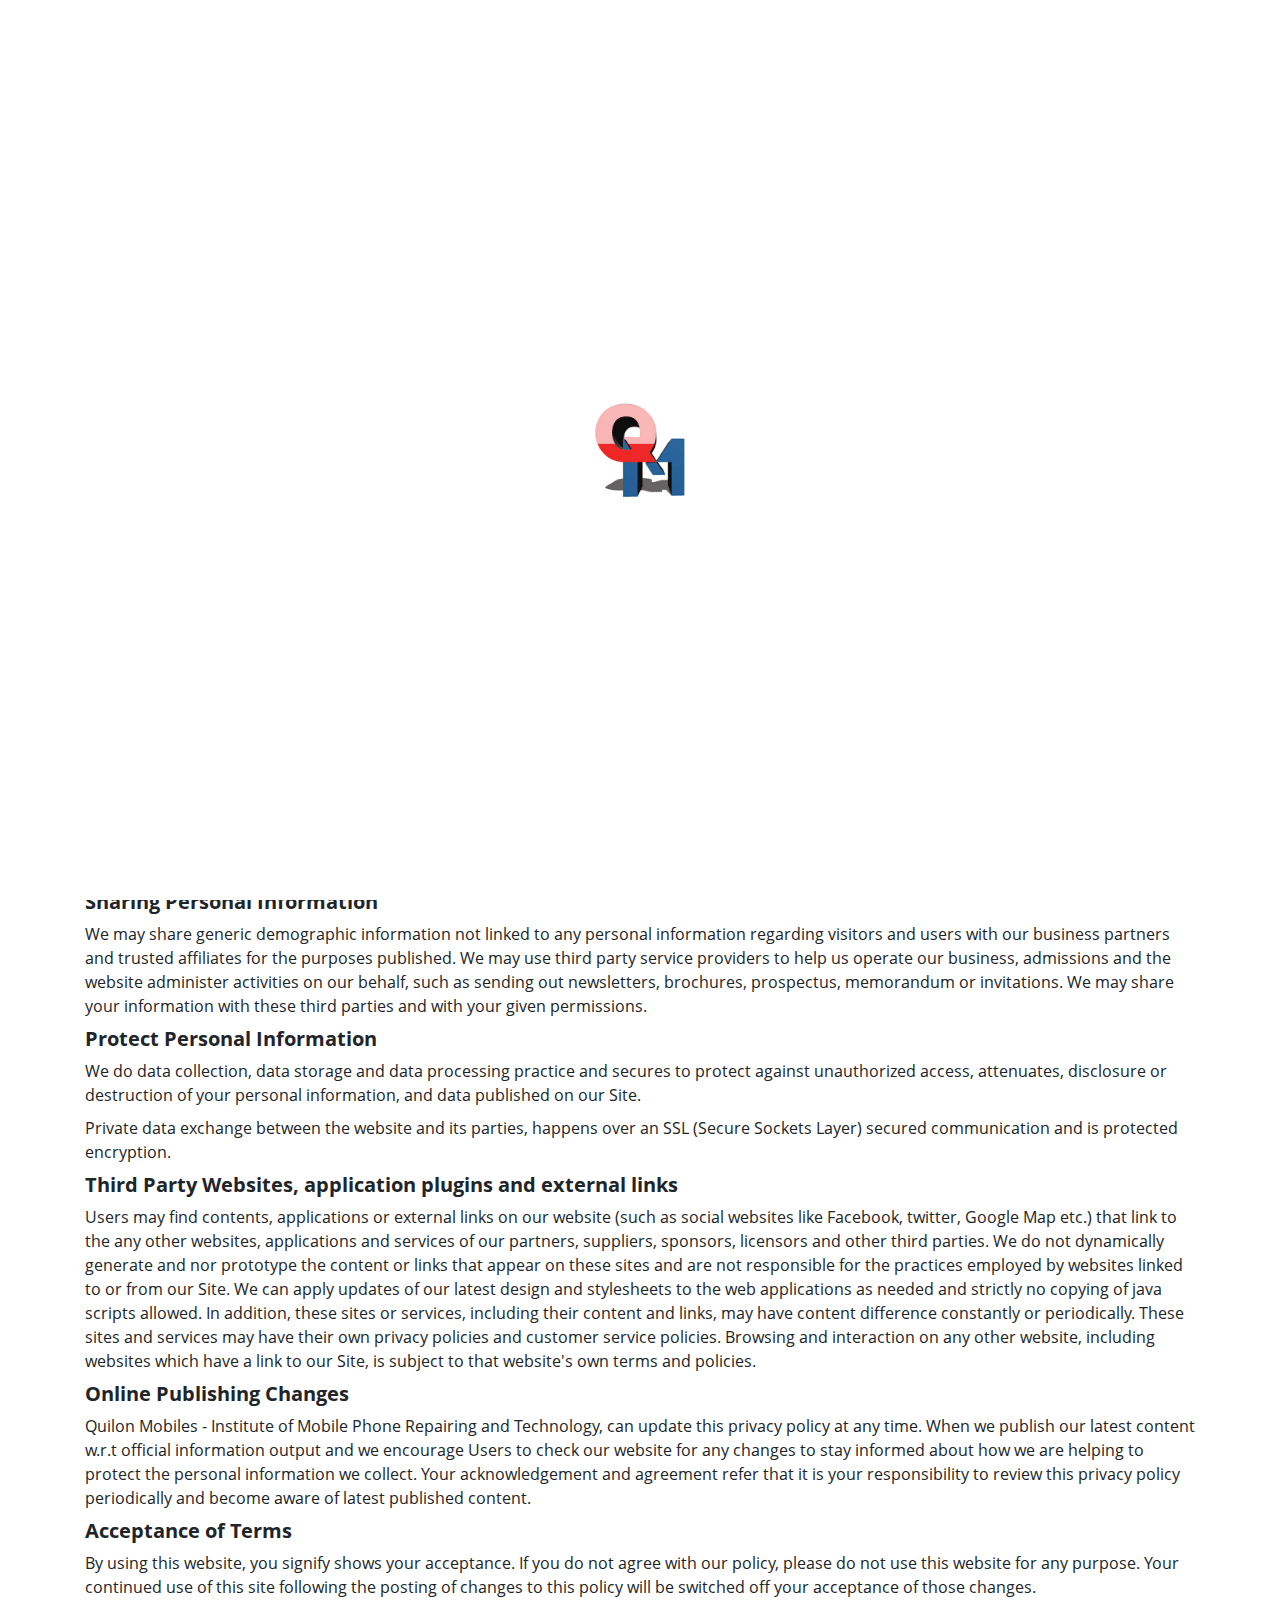
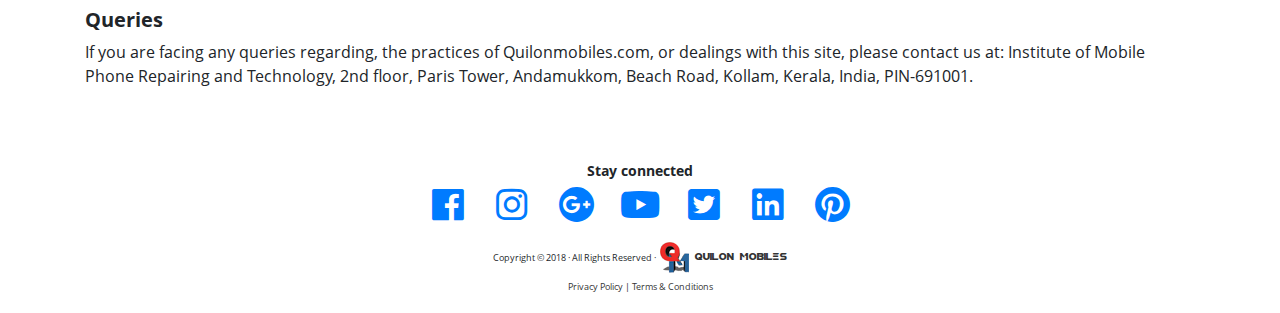
<file: privacy_policy.html>
<!DOCTYPE html>
<html lang="en"><!-- InstanceBegin template="/Templates/QLMob_template1.dwt" codeOutsideHTMLIsLocked="false" -->
<head>
<meta charset="utf-8">
<meta http-equiv="X-UA-Compatible" content="IE=edge">
<meta name="viewport" content="width=device-width, initial-scale=1, user-scalable=0">
<!-- InstanceBeginEditable name="doctitle" -->
<title>Privacy Policy - Quilon Mobiles</title>
<!-- InstanceEndEditable -->
<link href="images/favicon.ico" rel="icon" type="image/x-icon">
<!-- Bootstrap -->
<link href="css/bootstrap-4.0.0.css" rel="stylesheet">
<link href="css/quilon_mobile.css" rel="stylesheet">
<!-- InstanceBeginEditable name="head" -->
<!-- InstanceEndEditable -->
</head>
<body id="QLMob_bdy">
    <div id="QLMob_lodin1">  
      <div id="QLMob_lodin2"><img src="images/loading.gif" width="128" height="128" alt="Loading... Quilonmobiles.com"/></div></div>
<header>
  <nav class="navbar navbar-expand-lg" id="QLMob_nav"> <a class="navbar-brand" href="index.html"><img src="images/logo-393.jpg" width="393" height="138" alt=""/></a>
    <button class="navbar-toggler" type="button" data-toggle="collapse" data-target="#QLMob_nav_content" aria-controls="QLMob_nav_content" aria-expanded="false" aria-label="Toggle navigation"> <span class="navbar-toggler-icon"><i class="fas fa-bars"></i></span> </button>
    <div class="collapse navbar-collapse" id="QLMob_nav_content">
      <ul class="navbar-nav mr-auto">
        <li class="nav-item active"> <a class="nav-link" href="index.html">Home <span class="sr-only">(current)</span></a> </li>
        <li class="nav-item"> <a class="nav-link" href="services.html">Services</a> </li>
        <!--
             <li class="nav-item dropdown">
                <a class="nav-link dropdown-toggle" href="#" id="navbarDropdown" role="button" data-toggle="dropdown" aria-haspopup="true" aria-expanded="false">
                Dropdown
                </a>
                <div class="dropdown-menu" aria-labelledby="navbarDropdown">
                   <a class="dropdown-item" href="#">Action</a>
                   <a class="dropdown-item" href="#">Another action</a>
                   <div class="dropdown-divider"></div>
                   <a class="dropdown-item" href="#">Something else here</a>
                </div>
             </li>
--> 
        <li class="nav-item"> <a class="nav-link" href="contact_us.html">Contact us</a> </li>
      </ul>
    </div> 
  </nav>
</header>
<main>
<!-- InstanceBeginEditable name="QLMob_Main1" -->

<section id="QLMob_Docs">
  <div class="container">
    <div class="row">
      <div class="col-sm-12">
        <div class="QLMob_Docs_1">
		  <h1>PRIVACY POLICY</h1>
          <hr>
<p>This Privacy Policy collects, uses, maintains and discloses information collected from the Quilon Mobiles, Institute of Mobile Repairing and Technology, Paris Tower, Beach Road, Kollam, Kerala. This privacy policy applies to this website and all services offered by Institute.</p>

<h2>Personal Information</h2>

<p>We may collect personal identification information from Users in a variety of ways, including, but not limited to, when users visit our site, fill out a form, and in connection with other activities, services, features or resources we make available within our website. Users may be asked for, as appropriate, name and email address. Users may, however, visit our Site anonymously. We will collect personal information from users only if they submit information to us via contact message form in our website.</p>

<h2>Customer Service Improvement</h2>

<p>Your Feedback Information helps us responds to your customer service queries and support, needed more efficiently.</p>

<h2>Website improvements</h2>

<p>We use feedback from your provided information to improve our infrastructure, machine tools and services.</p>

<h2>Donations worldwide</h2>

<p>We accept donations for education, e-Health and labor development worldwide. We may use the users, business parties, educational and other relative charities information provided about themselves, when submitting a donation, only to provide service to that submission. We do not share this information with any other parties.</p>

<p>Our Institute may simply have a policy of returning or refusing donations below a certain value and without further investigation. We recommend that trustees of charities those relies on major donations to support implemented donations acceptance policy. If you would like to discuss your charity adoption policy, please do contact any member of our Institute.</p>

<h2>Periodic E-mails</h2>

<p>We may use the email address to send user information and updates apart from the donations. It may also be used to respond to their inquiries, questions, exam date and results, leave announcements, admissions date, new batch opening and/or other announcements, etc. If user decides or accepts to our newsletters or mail list, they will receive emails that may include events and news in or around this Institute, updates, related announcements or any institutional service information, etc. If at any time the user would like to cancel from receiving emails, they can write to us or contact directly, or via internet message box in our website.</p>

<h2>Sharing Personal Information</h2>

<p>We may share generic demographic information not linked to any personal information regarding visitors and users with our business partners and trusted affiliates for the purposes published. We may use third party service providers to help us operate our business, admissions and the website administer activities on our behalf, such as sending out newsletters, brochures, prospectus, memorandum or invitations. We may share your information with these third parties and with your given permissions.</p>

<h2>Protect Personal Information</h2>

<p>We do data collection, data storage and data processing practice and secures to protect against unauthorized access, attenuates, disclosure or destruction of your personal information, and data published on our Site.</p>

<p>Private data exchange between the website and its parties, happens over an SSL (Secure Sockets Layer) secured communication and is protected encryption.</p>

<h2>Third Party Websites, application plugins and external links</h2>

<p>Users may find contents, applications or external links on our website (such as social websites like Facebook, twitter, Google Map etc.) that link to the any other websites, applications and services of our partners, suppliers, sponsors, licensors and other third parties. We do not dynamically generate and nor prototype the content or links that appear on these sites and are not responsible for the practices employed by websites linked to or from our Site. We can apply updates of our latest design and stylesheets to the web applications as needed and strictly no copying of java scripts allowed. In addition, these sites or services, including their content and links, may have content difference constantly or periodically. These sites and services may have their own privacy policies and customer service policies. Browsing and interaction on any other website, including websites which have a link to our Site, is subject to that website&#39;s own terms and policies.</p>

<h2>Online Publishing Changes</h2>

<p>Quilon Mobiles - Institute of Mobile Phone Repairing and Technology, can update this privacy policy at any time. When we publish our latest content w.r.t official information output and we encourage Users to check our website for any changes to stay informed about how we are helping to protect the personal information we collect. Your acknowledgement and agreement refer that it is your responsibility to review this privacy policy periodically and become aware of latest published content.</p>

<h2>Acceptance of Terms</h2>

<p>By using this website, you signify shows your acceptance. If you do not agree with our policy, please do not use this website for any purpose. Your continued use of this site following the posting of changes to this policy will be switched off your acceptance of those changes.</p>

<h2>Queries</h2>

<p>If you are facing any queries regarding, the practices of Quilonmobiles.com, or dealings with this site, please contact us at: Institute of Mobile Phone Repairing and Technology, 2nd floor, Paris Tower, Andamukkom, Beach Road, Kollam, Kerala, India, PIN-691001.</p>

        </div>
      </div>
    </div>
  </div>
</section>





<!-- InstanceEndEditable -->
</main>
<footer>
  <div class="container">
    <div class="QLMob_socials">
        <h2>Stay connected</h2>
        <a href="https://www.facebook.com/quilonmobiles.institute/" target="_blank"><i class="fab fa-facebook"></i></a>
        <a href="https://www.instagram.com/quilon_mobiles/" target="_blank"><i class="fab fa-instagram"></i></a>
        <a href="https://plus.google.com/u/1/104571374043063195616" target="_blank"><i class="fab fa-google-plus"></i></a>
        <a href="https://www.youtube.com/channel/UCWHHHxGPNdwfaDw9MGLI0Xw" target="_blank"><i class="fab fa-youtube"></i></a>
        <a href="https://twitter.com/Quilon_Mobiles" target="_blank"><i class="fab fa-twitter-square"></i></a>
        <a href="https://www.linkedin.com/in/nizam-babu-23a496121/" target="_blank"><i class="fab fa-linkedin"></i></a>
        <a href="https://in.pinterest.com/mobilephonerepairing/" target="_blank"><i class="fab fa-pinterest"></i></a>
    </div>
    <div class="row">
      <div class="text-center col-lg-6 offset-lg-3">
        <div id="QLMob_cpyrts">
          <h2 style="display: none">Quilon mobiles - Copyrights</h2>
          <p>Copyright &copy; 2018 &middot; All Rights Reserved &middot; <a href="index.html" class="alienGT"><img src="images/footer_icon.png" width="32" height="32" alt="" class="icon"> Quilon Mobiles</a></p>
		  <p><a href="privacy_policy.html">Privacy Policy</a> | <a href="terms.html">Terms &amp; Conditions</a></p>
        </div>
      </div>
    </div>
  </div>
</footer>
<!-- jQuery (necessary for Bootstrap's JavaScript plugins) --> 
<script src="js/jquery-3.2.1.min.js"></script> 

<!-- Include all compiled plugins (below), or include individual files as needed --> 
<script src="js/popper.min.js"></script> 
<script src="js/bootstrap-4.0.0.js"></script> 
<!-- InstanceBeginEditable name="QLMob_Scripts1" -->
<!-- InstanceEndEditable -->
<script src="js/QLMob.js"></script>
<!-- InstanceBeginEditable name="QLMob_Scripts2" -->
<!-- InstanceEndEditable -->
</body>
<!-- InstanceEnd --></html>
</file>
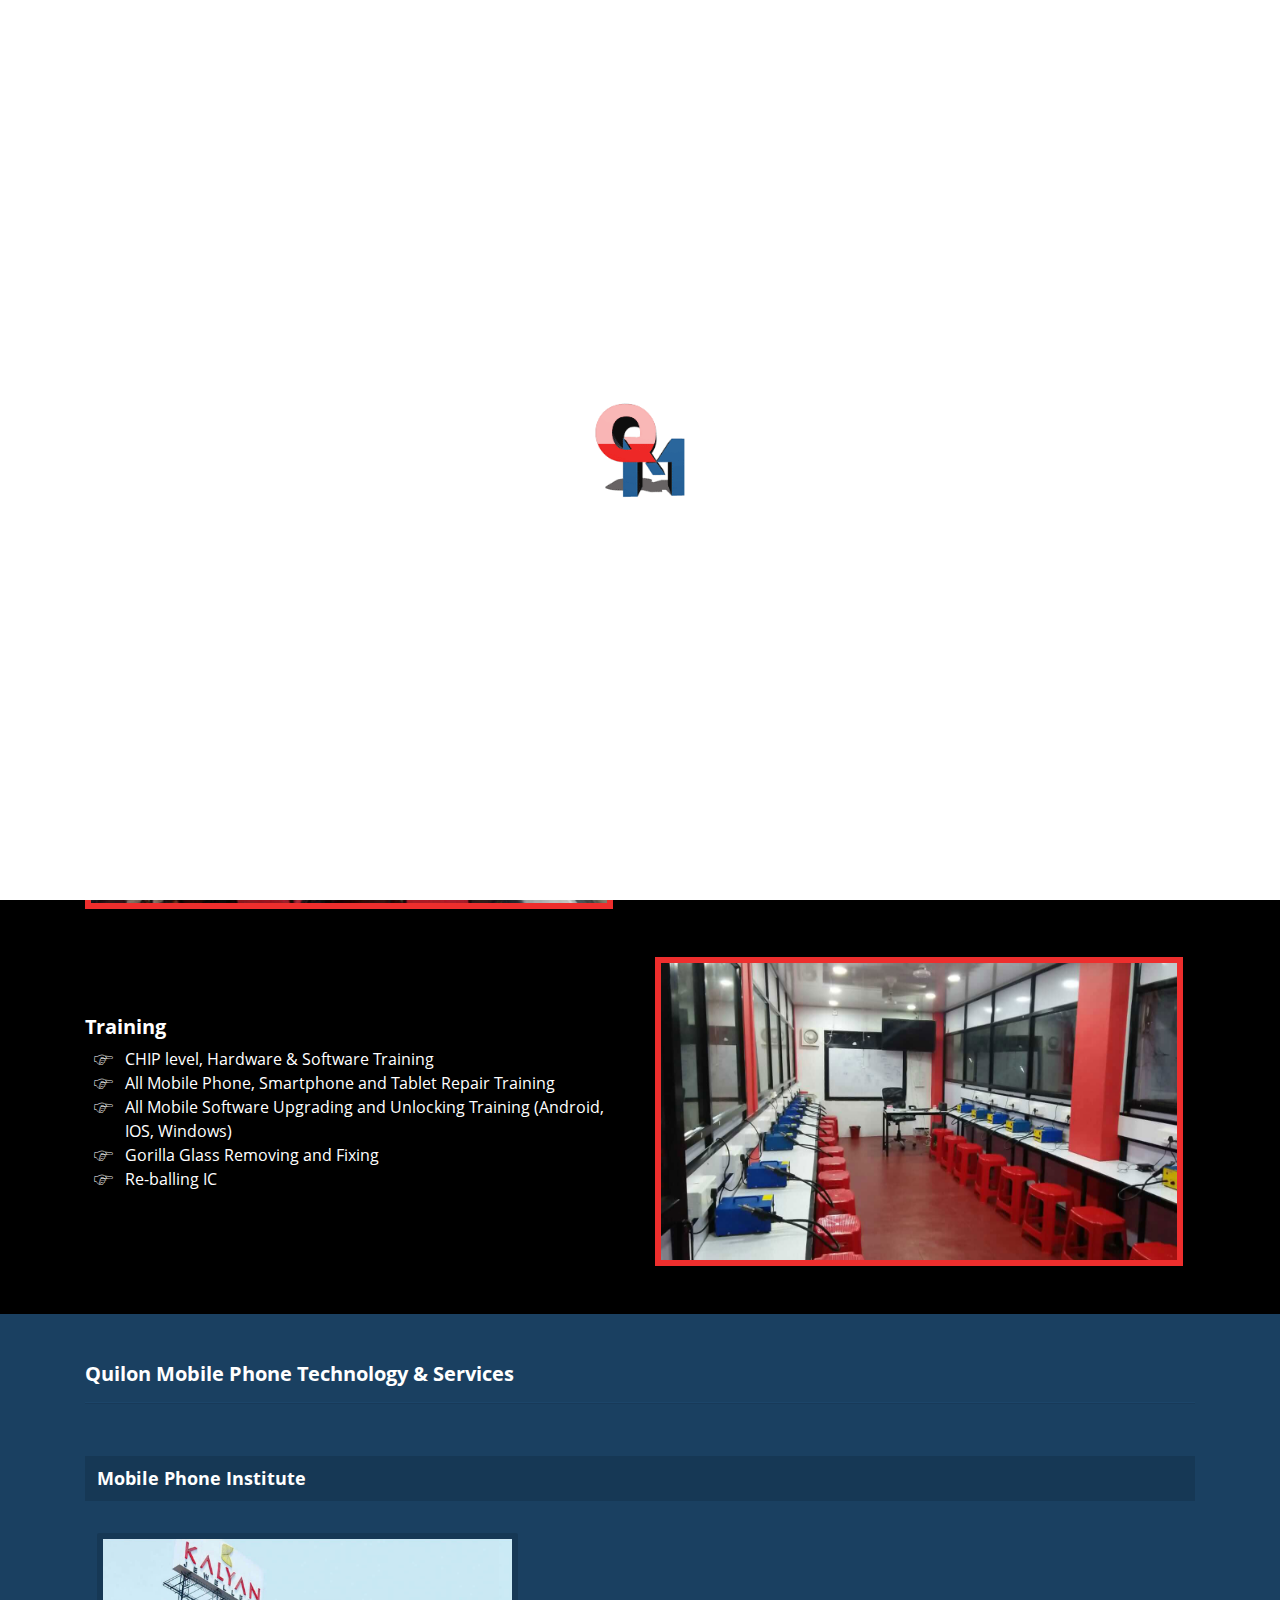
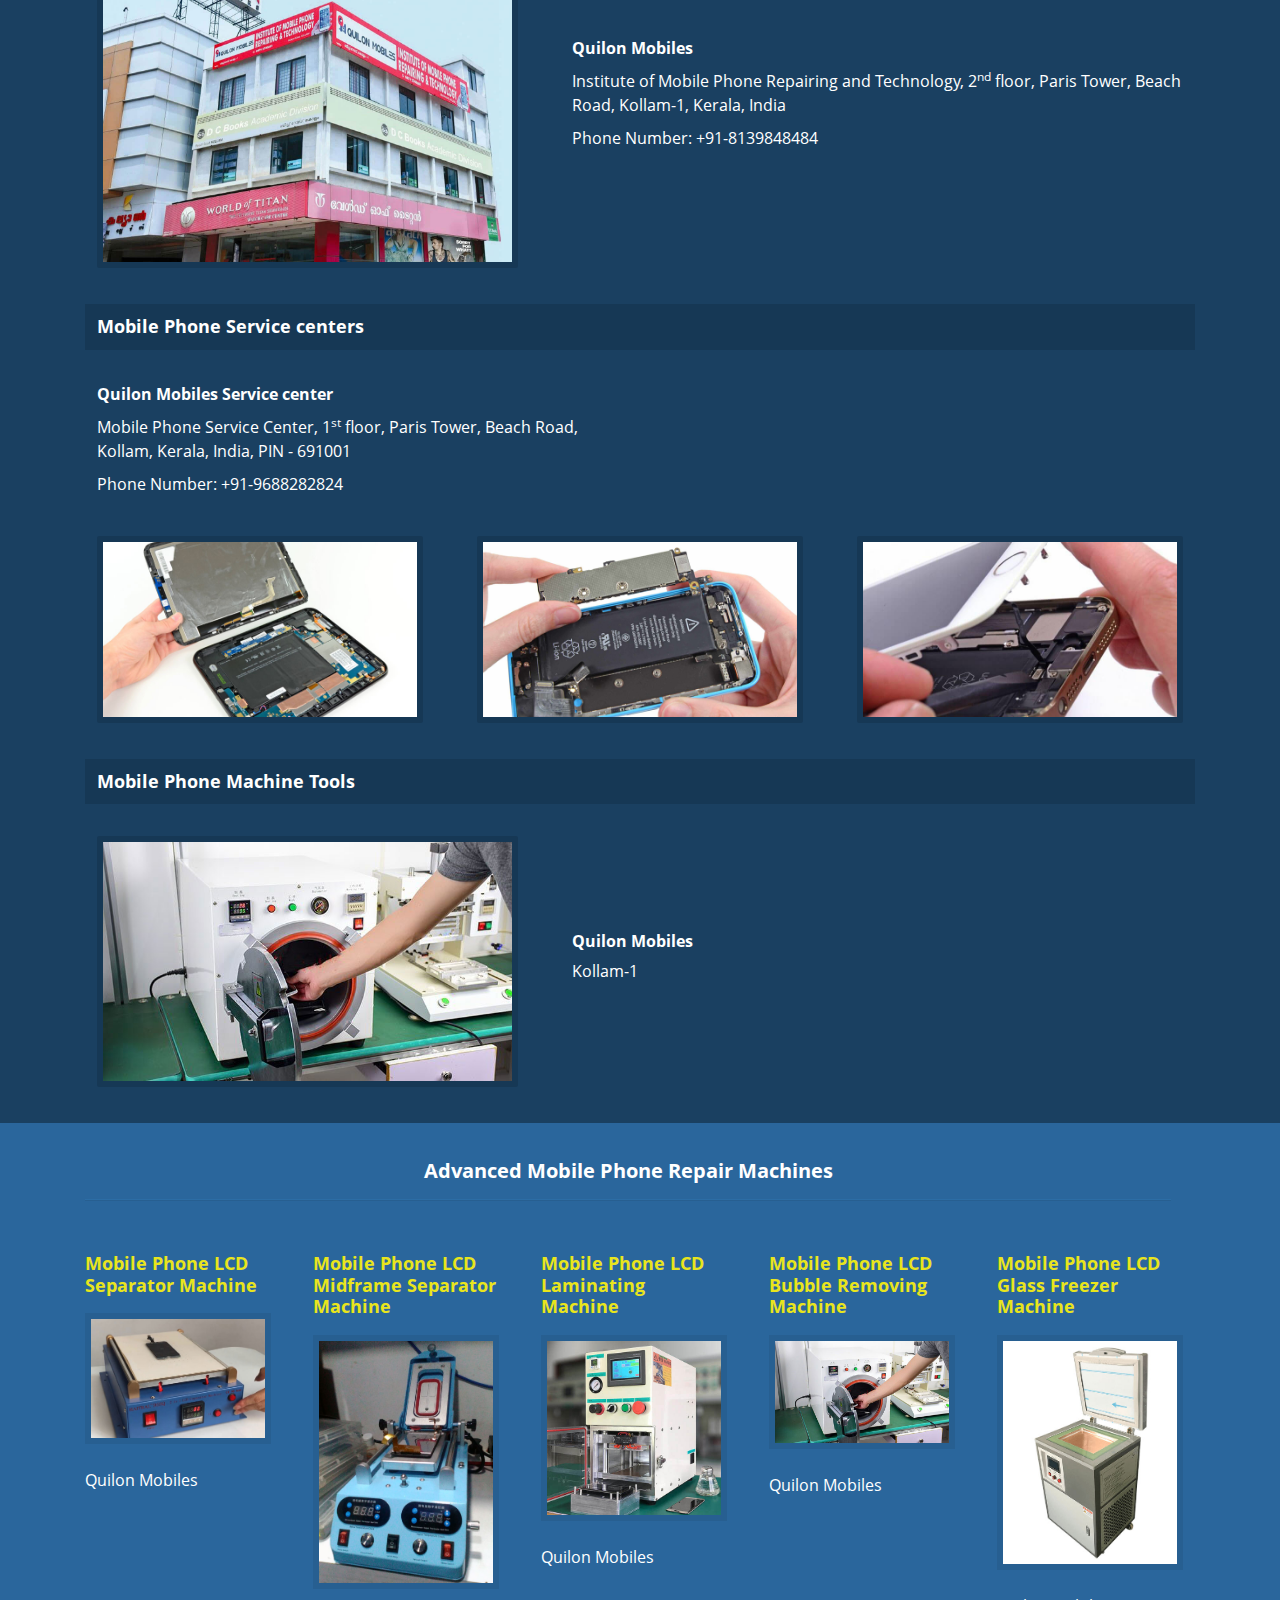
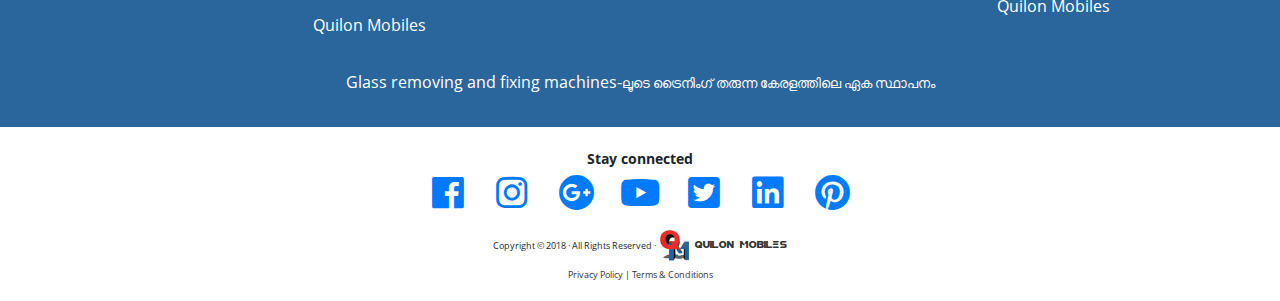
<file: services.html>
<!DOCTYPE html>
<html lang="en"><!-- InstanceBegin template="/Templates/QLMob_template1.dwt" codeOutsideHTMLIsLocked="false" -->
<head>
<meta charset="utf-8">
<meta http-equiv="X-UA-Compatible" content="IE=edge">
<meta name="viewport" content="width=device-width, initial-scale=1, user-scalable=0">
<!-- InstanceBeginEditable name="doctitle" -->
<title>Quilon Mobiles</title>
<!-- InstanceEndEditable -->
<link href="images/favicon.ico" rel="icon" type="image/x-icon">
<!-- Bootstrap -->
<link href="css/bootstrap-4.0.0.css" rel="stylesheet">
<link href="css/quilon_mobile.css" rel="stylesheet">
<!-- InstanceBeginEditable name="head" -->
<!-- InstanceEndEditable -->
</head>
<body id="QLMob_bdy">
    <div id="QLMob_lodin1">  
      <div id="QLMob_lodin2"><img src="images/loading.gif" width="128" height="128" alt="Loading... Quilonmobiles.com"/></div></div>
<header>
  <nav class="navbar navbar-expand-lg" id="QLMob_nav"> <a class="navbar-brand" href="index.html"><img src="images/logo-393.jpg" width="393" height="138" alt=""/></a>
    <button class="navbar-toggler" type="button" data-toggle="collapse" data-target="#QLMob_nav_content" aria-controls="QLMob_nav_content" aria-expanded="false" aria-label="Toggle navigation"> <span class="navbar-toggler-icon"><i class="fas fa-bars"></i></span> </button>
    <div class="collapse navbar-collapse" id="QLMob_nav_content">
      <ul class="navbar-nav mr-auto">
        <li class="nav-item active"> <a class="nav-link" href="index.html">Home <span class="sr-only">(current)</span></a> </li>
        <li class="nav-item"> <a class="nav-link" href="services.html">Services</a> </li>
        <!--
             <li class="nav-item dropdown">
                <a class="nav-link dropdown-toggle" href="#" id="navbarDropdown" role="button" data-toggle="dropdown" aria-haspopup="true" aria-expanded="false">
                Dropdown
                </a>
                <div class="dropdown-menu" aria-labelledby="navbarDropdown">
                   <a class="dropdown-item" href="#">Action</a>
                   <a class="dropdown-item" href="#">Another action</a>
                   <div class="dropdown-divider"></div>
                   <a class="dropdown-item" href="#">Something else here</a>
                </div>
             </li>
--> 
        <li class="nav-item"> <a class="nav-link" href="contact_us.html">Contact us</a> </li>
      </ul>
    </div> 
  </nav>
</header>
<main>
<!-- InstanceBeginEditable name="QLMob_Main1" -->
  <section id="QLMob_Institute" class="list-hand">
    <div class="container">
      <div class="row">
        <div class="col-sm-12">
          <div class="QLMob_Institute_1">
            <h2>Institute of Mobile Phone Repair and Technology</h2>
            <hr>
          </div>
        </div>
      </div>
      <div class="row row-center">
        <div class="col-sm-6">
          <div class="QLMob_Institute_2">
            <h3>Features</h3>
            <ul>
              <li>Fully Air Conditioned Class rooms and labs</li>
              <li>Individual working tools and training facilities</li>
            </ul>
          </div>
        </div>
        <div class="col-sm-6">
          <div class="QLMob_Institute_2">
            <div class="Qmob_im1" style="background-image: url('images/institute/Quilon_Mobiles_Classroom.jpg')"><img src="images/institute/Quilon_Mobiles_Classroom.jpg" width="1280" height="853" alt="Classroom, Quilon Mobiles"></div>
          </div>
        </div>
        <div class="col-sm-6">
          <div class="QLMob_Institute_2">
            <div class="Qmob_im1" style="background-image: url('images/institute/Quilon_Mobiles_Classroom2.jpg')"><img src="images/institute/Quilon_Mobiles_Classroom2.jpg" width="1040" height="780" alt=""></div>
          </div>
        </div>
        <div class="col-sm-6">
          <div class="QLMob_Institute_2">
            <h3>Courses</h3>
            <ul>
		<li>Certificate in Mobile Phone Technician (SSLC - 4 Months)</li>
		<li>Diploma in Smart Phone Engineer (SSLC - 1 Year)</li>
		<li>Advance Diploma in Mobile Phone Technology (SSLC - 1 Year)</li>
            </ul>
          </div>
        </div>
        <div class="col-sm-6">
          <div class="QLMob_Institute_2">
            <h3>Training</h3>
            <ul>
		<li>CHIP level, Hardware & Software Training</li>
		<li>All Mobile Phone, Smartphone and Tablet Repair Training</li>
		<li>All Mobile Software Upgrading and Unlocking Training (Android, IOS, Windows)</li>
		<li>Gorilla Glass Removing and Fixing</li>
		<li>Re-balling IC</li>
            </ul>
          </div>
        </div>
        <div class="col-sm-6">
          <div class="QLMob_Institute_2">
            <div class="Qmob_im1" style="background-image: url('images/institute/Lab_Room.jpg')"><img src="images/institute/Lab_Room.jpg" width="1280" height="960" alt="Lab Room, Quilon Mobiles"></div>
          </div>
        </div>
      </div>
    </div>
  </section>
  <section id="QLMob_Technology">
    <div class="container">
      <div class="row">
        <div class="col-sm-12">
          <div class="QLMob_Techno_1">
            <h2>Quilon Mobile Phone Technology &amp; Services</h2>
            <hr>
          </div>
        </div>
      </div>
      <div class="row row-center">
        <div class="col-sm-12">
          <div class="QLMob_Techno_1">
            <h3>Mobile Phone Institute</h3>
          </div>
        </div>
        <div class="col-sm-6 col-md-5">
          <div class="QLMob_Techno_2"> <img src="images/institute/QuilonMobileInstitute.jpg" width="1240" height="980" alt="Quilon Mobiles, Institute of Mobile Phone Repairing and Technology"></div>
        </div>
        <div class="col-sm-6 col-md-7">
          <div class="QLMob_Techno_2_1">
            <address>
            <p><strong>Quilon Mobiles</strong></p>
            <p>Institute of Mobile Phone Repairing and Technology, 2<sup>nd</sup> floor, Paris Tower, Beach Road, Kollam-1, Kerala, India</p>
            <p>Phone Number: <a href="tel:00918139848484">+91-8139848484</a></p>
            </address>
          </div>
        </div>
      </div>
      <div class="row">
        <div class="col-sm-12">
          <div class="QLMob_Techno_1">
            <h3>Mobile Phone Service centers</h3>
          </div>
        </div>
        <div class="col-sm-6">
          <div class="QLMob_Techno_2_1">
            <address>
            <p><strong>Quilon Mobiles Service center</strong></p>
	    <p>Mobile Phone Service Center, 1<sup>st</sup> floor, Paris Tower, Beach Road, Kollam, Kerala, India, PIN - 691001</p>
            <p>Phone Number: <a href="tel:00919688282824">+91-9688282824</a></p>
            </address>
          </div>
        </div>
	    </div>
	      <div class="row">
<!--         <div class="col-sm-6">
          <div class="QLMob_Techno_2_1">
            <address>
            <p><strong>Quilon Mobiles</strong></p>
            <p>1<sup>st</sup> floor, Opposite Syndicate Bank, Pattathu Vila Plaza, Vdayattukotta, Kollam - 691001</p>
            </address>
          </div>
        </div> -->
        <div class="col-sm-4">
          <div class="QLMob_Techno_2"> <img src="images/quilon_mobiles/1.jpg" width="720" height="400" alt="Mobile Phone Services - Quilon Mobiles"></div>
        </div>
        <div class="col-sm-4">
          <div class="QLMob_Techno_2"> <img src="images/quilon_mobiles/2.jpg" width="720" height="400" alt="Mobile Phone Services photos 2- Quilon Mobiles"></div>
        </div>
        <div class="col-sm-4">
          <div class="QLMob_Techno_2"> <img src="images/quilon_mobiles/3.jpg" width="720" height="400" alt="Mobile Phone Services photos 3- Quilon Mobiles"></div>
        </div>
      </div>
      <div class="row row-center">
        <div class="col-sm-12">
          <div class="QLMob_Techno_1">
            <h3>Mobile Phone Machine Tools</h3>
          </div>
        </div>
        <div class="col-sm-6 col-md-5">
          <div class="QLMob_Techno_2"> <img src="images/technology/LCD_Bubble_Remover.jpg" width="650" height="380" alt="LCD Bubble Remover"></div>
        </div>
        <div class="col-sm-6 col-md-7">
          <div class="QLMob_Techno_2_1">
            <h4>Quilon Mobiles</h4>
            <p>Kollam-1</p>
          </div>
        </div>
      </div>
    </div>
  </section>
  <section id="QLMob_Services">
    <div class="container">
      <div class="row">
        <div class="col-sm-12">
          <div class="QLMob_Services_1 text-center">
            <h2>Advanced Mobile Phone Repair Machines</h2>
            <hr>
          </div>
        </div>
      </div>
      <div class="row">
        <div class="col-sm-6 col-md-4 col-5-lg">
          <div class="QLMob_Services_2">
            <h3>Mobile Phone LCD Separator Machine</h3>
            <img src="images/technology/LCD_Separator.jpg" width="846" height="1176" alt="">
            <p>Quilon Mobiles</p>
          </div>
        </div>
        <div class="col-sm-6 col-md-4 col-5-lg">
          <div class="QLMob_Services_2">
            <h3>Mobile Phone LCD Midframe Separator Machine</h3>
            <img src="images/technology/LCD_Midframe_Separator.jpg" width="846" height="1176" alt="">
            <p>Quilon Mobiles</p>
          </div>
        </div>
        <div class="col-sm-6 col-md-4 col-5-lg">
          <div class="QLMob_Services_2">
            <h3>Mobile Phone LCD Laminating Machine</h3>
            <img src="images/technology/LCD_Glass_Lamiantor.jpg" width="500" height="500" alt="">
            <p>Quilon Mobiles</p>
          </div>
        </div>
		<div class="col-sm-6 col-md-4 col-5-lg">
          <div class="QLMob_Services_2">
            <h3>Mobile Phone LCD Bubble Removing Machine</h3>
            <img src="images/technology/LCD_Bubble_Remover.jpg" width="650" height="380" alt="LCD Bubble Remover">
            <p>Quilon Mobiles</p>
          </div>
        </div>
        <div class="col-sm-6 col-md-4 col-5-lg">
          <div class="QLMob_Services_2">
            <h3>Mobile Phone LCD Glass Freezer Machine</h3>
            <img src="images/technology/LCD_Glass_Freezer.jpg" width="435" height="557" alt="">
            <p>Quilon Mobiles</p>
          </div>
        </div>
        <div class="col-sm-12 text-center">
          <p>Glass removing and fixing machines-<span class="malayalam" lang="ml">&#3378;&#3394;&#3359;&#3398; &#3359;&#3405;&#3376;&#3400;&#3368;&#3391;&#3330;&#3351;&#3405; &#3364;&#3376;&#3393;&#3368;&#3405;&#3368; &#3349;&#3399;&#3376;&#3379;&#3364;&#3405;&#3364;&#3391;&#3378;&#3398; &#3343;&#3349; &#3384;&#3405;&#3365;&#3390;&#3370;&#3368;&#3330;</span></p>
        </div>
      </div>
    </div>
  </section>
  <!-- InstanceEndEditable -->
</main>
<footer>
  <div class="container">
    <div class="QLMob_socials">
        <h2>Stay connected</h2>
        <a href="https://www.facebook.com/quilonmobiles.institute/" target="_blank"><i class="fab fa-facebook"></i></a>
        <a href="https://www.instagram.com/quilon_mobiles/" target="_blank"><i class="fab fa-instagram"></i></a>
        <a href="https://plus.google.com/u/1/104571374043063195616" target="_blank"><i class="fab fa-google-plus"></i></a>
        <a href="https://www.youtube.com/channel/UCWHHHxGPNdwfaDw9MGLI0Xw" target="_blank"><i class="fab fa-youtube"></i></a>
        <a href="https://twitter.com/Quilon_Mobiles" target="_blank"><i class="fab fa-twitter-square"></i></a>
        <a href="https://www.linkedin.com/in/nizam-babu-23a496121/" target="_blank"><i class="fab fa-linkedin"></i></a>
        <a href="https://in.pinterest.com/mobilephonerepairing/" target="_blank"><i class="fab fa-pinterest"></i></a>
    </div>
    <div class="row">
      <div class="text-center col-lg-6 offset-lg-3">
        <div id="QLMob_cpyrts">
          <h2 style="display: none">Quilon mobiles - Copyrights</h2>
          <p>Copyright &copy; 2018 &middot; All Rights Reserved &middot; <a href="index.html" class="alienGT"><img src="images/footer_icon.png" width="32" height="32" alt="" class="icon"> Quilon Mobiles</a></p>
		  <p><a href="privacy_policy.html">Privacy Policy</a> | <a href="terms.html">Terms &amp; Conditions</a></p>
        </div>
      </div>
    </div>
  </div>
</footer>
<!-- jQuery (necessary for Bootstrap's JavaScript plugins) --> 
<script src="js/jquery-3.2.1.min.js"></script> 

<!-- Include all compiled plugins (below), or include individual files as needed --> 
<script src="js/popper.min.js"></script> 
<script src="js/bootstrap-4.0.0.js"></script> 
<!-- InstanceBeginEditable name="QLMob_Scripts1" --> <!-- InstanceEndEditable -->
<script src="js/QLMob.js"></script>
<!-- InstanceBeginEditable name="QLMob_Scripts2" -->

<!-- InstanceEndEditable -->
</body>
<!-- InstanceEnd --></html>
</file>
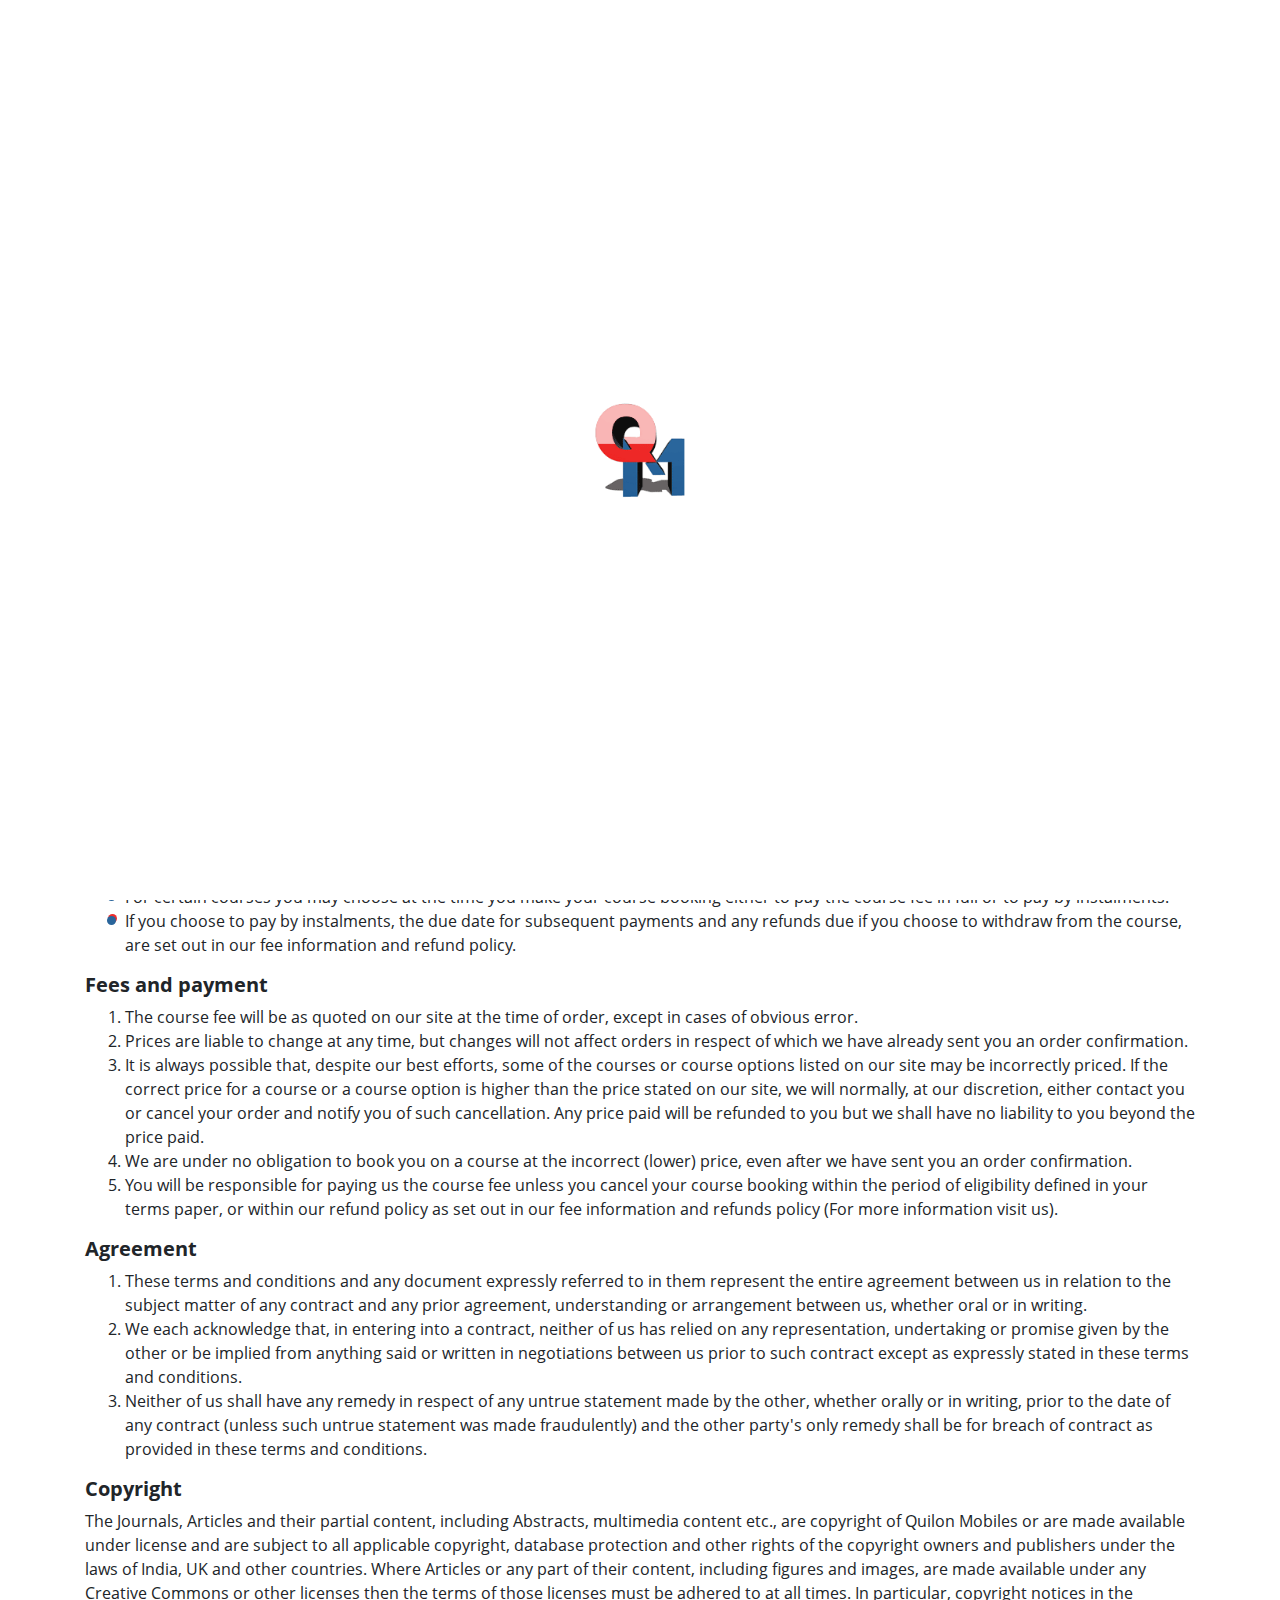
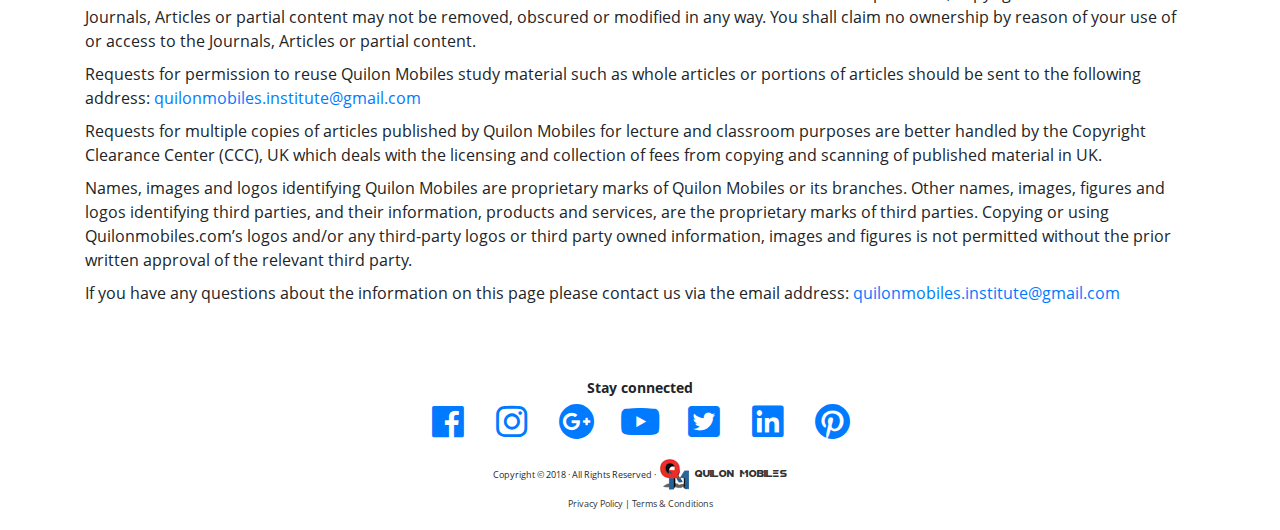
<file: terms.html>
<!DOCTYPE html>
<html lang="en"><!-- InstanceBegin template="/Templates/QLMob_template1.dwt" codeOutsideHTMLIsLocked="false" -->
<head>
<meta charset="utf-8">
<meta http-equiv="X-UA-Compatible" content="IE=edge">
<meta name="viewport" content="width=device-width, initial-scale=1, user-scalable=0">
<!-- InstanceBeginEditable name="doctitle" -->
<title>Terms and Conditions - Quilon Mobiles</title>
<!-- InstanceEndEditable -->
<link href="images/favicon.ico" rel="icon" type="image/x-icon">
<!-- Bootstrap -->
<link href="css/bootstrap-4.0.0.css" rel="stylesheet">
<link href="css/quilon_mobile.css" rel="stylesheet">
<!-- InstanceBeginEditable name="head" -->
<!-- InstanceEndEditable -->
</head>
<body id="QLMob_bdy">
    <div id="QLMob_lodin1">  
      <div id="QLMob_lodin2"><img src="images/loading.gif" width="128" height="128" alt="Loading... Quilonmobiles.com"/></div></div>
<header>
  <nav class="navbar navbar-expand-lg" id="QLMob_nav"> <a class="navbar-brand" href="index.html"><img src="images/logo-393.jpg" width="393" height="138" alt=""/></a>
    <button class="navbar-toggler" type="button" data-toggle="collapse" data-target="#QLMob_nav_content" aria-controls="QLMob_nav_content" aria-expanded="false" aria-label="Toggle navigation"> <span class="navbar-toggler-icon"><i class="fas fa-bars"></i></span> </button>
    <div class="collapse navbar-collapse" id="QLMob_nav_content">
      <ul class="navbar-nav mr-auto">
        <li class="nav-item active"> <a class="nav-link" href="index.html">Home <span class="sr-only">(current)</span></a> </li>
        <li class="nav-item"> <a class="nav-link" href="services.html">Services</a> </li>
        <!--
             <li class="nav-item dropdown">
                <a class="nav-link dropdown-toggle" href="#" id="navbarDropdown" role="button" data-toggle="dropdown" aria-haspopup="true" aria-expanded="false">
                Dropdown
                </a>
                <div class="dropdown-menu" aria-labelledby="navbarDropdown">
                   <a class="dropdown-item" href="#">Action</a>
                   <a class="dropdown-item" href="#">Another action</a>
                   <div class="dropdown-divider"></div>
                   <a class="dropdown-item" href="#">Something else here</a>
                </div>
             </li>
--> 
        <li class="nav-item"> <a class="nav-link" href="contact_us.html">Contact us</a> </li>
      </ul>
    </div> 
  </nav>
</header>
<main>
<!-- InstanceBeginEditable name="QLMob_Main1" -->
  <section id="QLMob_Docs">
    <div class="container">
      <div class="row">
        <div class="col-sm-12">
          <div class="QLMob_Docs_1">
            <h1>Terms and Conditions</h1>
            <hr>
            <h2>Responsibilities</h2>
            <p>You can download, save and print copies of text. Copying must be limited to copy or electronic copies of any number of individual articles, webpages or other similar items. No text may be made available to any users for commercial or free of charge.</p>
            <p>Users in commercial organizations have authorized access solely for internal research, testing or training purposes or for personal use in accordance with these terms and conditions.</p>
            <ol>
              <li>Users in educational institutions have authorized access solely for private study or research for a non-commercial purpose. Such users may use the service for educational resources such as &#39;course packs&#39; provided that electronic copies are removed or deleted at the end of the semester or term in which the relevant course ends. Such users may make brief quotations from the content of the journals, with the customary acknowledgement of the source, and copy and transmit content from individual online articles in &#39;person to person&#39; and handwritten/typed exchanges of information.</li>
              <li>You may not alter, recompile, resell, redistribute, supply, publish or republish or engage in computer software/systems/programmatic/ copying, any Journal text, output, search results or other information from any published Journal, including document copyright, proprietary or other legal notices, in any form or medium. Downloading an entire issue of a journal, downloading via systems or computer software, service bureau redistribution services, posting to file-sharing sites, printing for a fees/service purpose, document delivery services and/or the computer software making of print or electronic copies for transmission to public and their users are prohibited. All rights are reserved to Quilon Mobiles and not expressly granted.</li>
            </ol>
            <h2>Admissions</h2>
            <ul>
              <li>Your Admissions is a request to us to reserve a place for you on a course with a specific course start date and duration, including any optional extras such as seminar or accommodation choices course options chosen by you. All Admissions are subject to acceptance by us.</li>
              <li>By accepting the specific course start date you hereby accept that delivery of the course may fall outside of the 30-day delivery window from the date of the order confirmation.</li>
              <li>The contract will relate only to those courses and chosen course options which we have confirmed we will provide in the order confirmation. The value of the contract will be the sum of the tuition fee and any course fee.</li>
              <li>You warrant that all information provided to us by you for the purposes of the contract is complete and accurate.</li>
            </ul>
            <h2>Instalment fee</h2>
            <ul>
              <li>For certain courses you may choose at the time you make your course booking either to pay the course fee in full or to pay by instalments.</li>
              <li>If you choose to pay by instalments, the due date for subsequent payments and any refunds due if you choose to withdraw from the course, are set out in our fee information and refund policy.</li>
            </ul>
            <h2>Fees and payment</h2>
            <ol>
              <li>The course fee will be as quoted on our site at the time of order, except in cases of obvious error.</li>
              <li>Prices are liable to change at any time, but changes will not affect orders in respect of which we have already sent you an order confirmation.</li>
              <li>It is always possible that, despite our best efforts, some of the courses or course options listed on our site may be incorrectly priced. If the correct price for a course or a course option is higher than the price stated on our site, we will normally, at our discretion, either contact you or cancel your order and notify you of such cancellation. Any price paid will be refunded to you but we shall have no liability to you beyond the price paid.</li>
              <li>We are under no obligation to book you on a course at the incorrect (lower) price, even after we have sent you an order confirmation.</li>
              <li>You will be responsible for paying us the course fee unless you cancel your course booking within the period of eligibility defined in your terms paper, or within our refund policy as set out in our fee information and refunds policy (For more information visit us).</li>
            </ol>
            <h2>Agreement</h2>
            <ol>
              <li>These terms and conditions and any document expressly referred to in them represent the entire agreement between us in relation to the subject matter of any contract and any prior agreement, understanding or arrangement between us, whether oral or in writing.</li>
              <li>We each acknowledge that, in entering into a contract, neither of us has relied on any representation, undertaking or promise given by the other or be implied from anything said or written in negotiations between us prior to such contract except as expressly stated in these terms and conditions.</li>
              <li>Neither of us shall have any remedy in respect of any untrue statement made by the other, whether orally or in writing, prior to the date of any contract (unless such untrue statement was made fraudulently) and the other party&#39;s only remedy shall be for breach of contract as provided in these terms and conditions.</li>
            </ol>
            <h2>Copyright</h2>
            <p>The Journals, Articles and their partial content, including Abstracts, multimedia content etc., are copyright of Quilon Mobiles or are made available under license and are subject to all applicable copyright, database protection and other rights of the copyright owners and publishers under the laws of India, UK and other countries. Where Articles or any part of their content, including figures and images, are made available under any Creative Commons or other licenses then the terms of those licenses must be adhered to at all times. In particular, copyright notices in the Journals, Articles or partial content may not be removed, obscured or modified in any way. You shall claim no ownership by reason of your use of or access to the Journals, Articles or partial content.</p>
            <p>Requests for permission to reuse Quilon Mobiles study material such as whole articles or portions of articles should be sent to the following address: <a href="mailto:quilonmobiles.institute@gmail.com">quilonmobiles.institute@gmail.com</a></p>
            <p>Requests for multiple copies of articles published by Quilon Mobiles for lecture and classroom purposes are better handled by the Copyright Clearance Center (CCC), UK which deals with the licensing and collection of fees from copying and scanning of published material in UK.</p>
            <p>Names, images and logos identifying Quilon Mobiles are proprietary marks of Quilon Mobiles or its branches. Other names, images, figures and logos identifying third parties, and their information, products and services, are the proprietary marks of third parties. Copying or using Quilonmobiles.com&rsquo;s logos and/or any third-party logos or third party owned information, images and figures is not permitted without the prior written approval of the relevant third party.</p>
            <p>If you have any questions about the information on this page please contact us via the email address: <a href="mailto:quilonmobiles.institute@gmail.com">quilonmobiles.institute@gmail.com</a></p>
          </div>
        </div>
      </div>
    </div>
  </section>
  <!-- InstanceEndEditable -->
</main>
<footer>
  <div class="container">
    <div class="QLMob_socials">
        <h2>Stay connected</h2>
        <a href="https://www.facebook.com/quilonmobiles.institute/" target="_blank"><i class="fab fa-facebook"></i></a>
        <a href="https://www.instagram.com/quilon_mobiles/" target="_blank"><i class="fab fa-instagram"></i></a>
        <a href="https://plus.google.com/u/1/104571374043063195616" target="_blank"><i class="fab fa-google-plus"></i></a>
        <a href="https://www.youtube.com/channel/UCWHHHxGPNdwfaDw9MGLI0Xw" target="_blank"><i class="fab fa-youtube"></i></a>
        <a href="https://twitter.com/Quilon_Mobiles" target="_blank"><i class="fab fa-twitter-square"></i></a>
        <a href="https://www.linkedin.com/in/nizam-babu-23a496121/" target="_blank"><i class="fab fa-linkedin"></i></a>
        <a href="https://in.pinterest.com/mobilephonerepairing/" target="_blank"><i class="fab fa-pinterest"></i></a>
    </div>
    <div class="row">
      <div class="text-center col-lg-6 offset-lg-3">
        <div id="QLMob_cpyrts">
          <h2 style="display: none">Quilon mobiles - Copyrights</h2>
          <p>Copyright &copy; 2018 &middot; All Rights Reserved &middot; <a href="index.html" class="alienGT"><img src="images/footer_icon.png" width="32" height="32" alt="" class="icon"> Quilon Mobiles</a></p>
		  <p><a href="privacy_policy.html">Privacy Policy</a> | <a href="terms.html">Terms &amp; Conditions</a></p>
        </div>
      </div>
    </div>
  </div>
</footer>
<!-- jQuery (necessary for Bootstrap's JavaScript plugins) --> 
<script src="js/jquery-3.2.1.min.js"></script> 

<!-- Include all compiled plugins (below), or include individual files as needed --> 
<script src="js/popper.min.js"></script> 
<script src="js/bootstrap-4.0.0.js"></script> 
<!-- InstanceBeginEditable name="QLMob_Scripts1" --> <!-- InstanceEndEditable -->
<script src="js/QLMob.js"></script>
<!-- InstanceBeginEditable name="QLMob_Scripts2" --> <!-- InstanceEndEditable -->
</body>
<!-- InstanceEnd --></html>
</file>
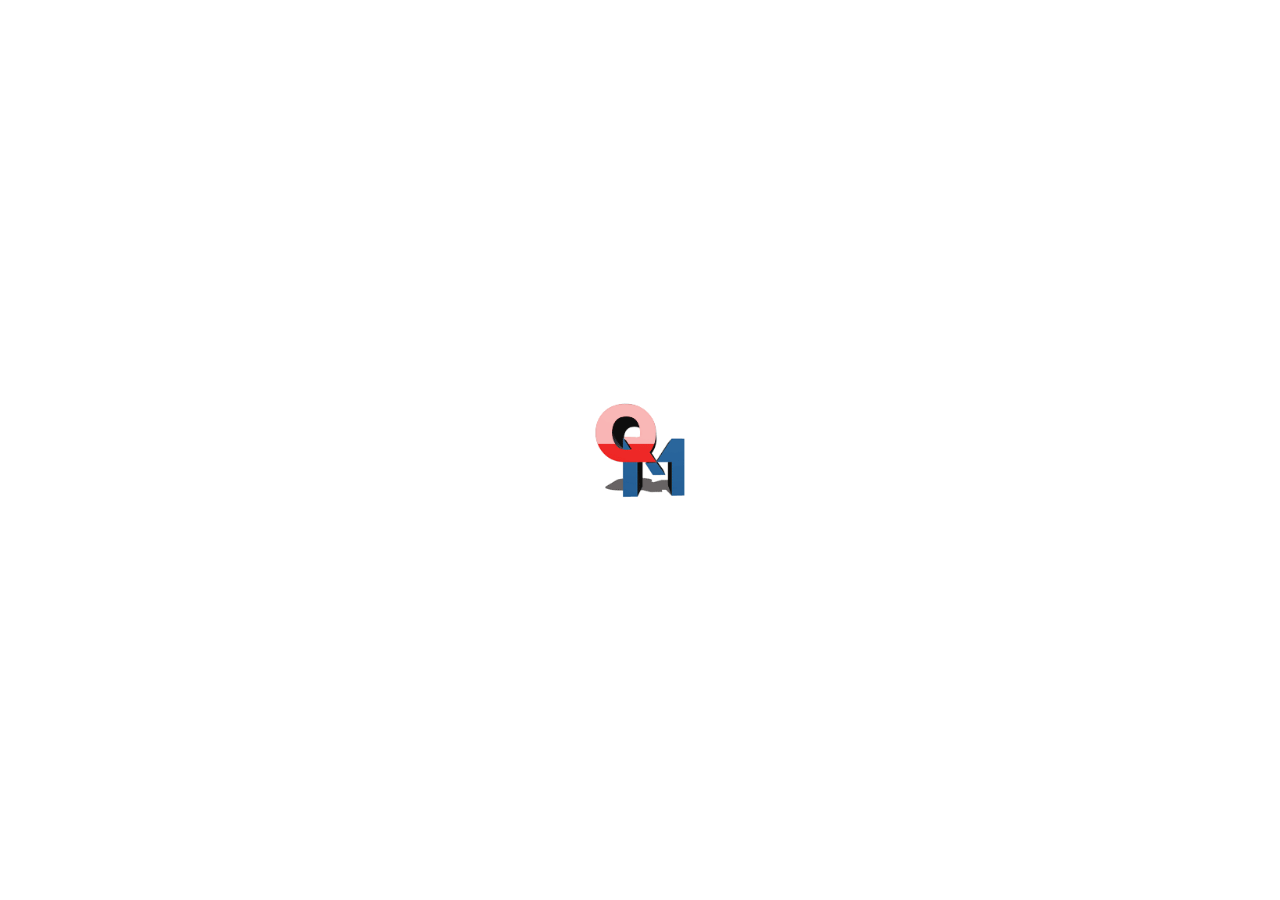
<file: thankyou.html>
<!DOCTYPE html>
<html lang="en"><!-- InstanceBegin template="/Templates/QLMob_template1.dwt" codeOutsideHTMLIsLocked="false" -->
<head>
<meta charset="utf-8">
<meta http-equiv="X-UA-Compatible" content="IE=edge">
<meta name="viewport" content="width=device-width, initial-scale=1, user-scalable=0">
<!-- InstanceBeginEditable name="doctitle" -->
<title>Quilon Mobiles</title>
<!-- InstanceEndEditable -->
<link href="images/favicon.ico" rel="icon" type="image/x-icon">
<!-- Bootstrap -->
<link href="css/bootstrap-4.0.0.css" rel="stylesheet">
<link href="css/quilon_mobile.css" rel="stylesheet">
<!-- InstanceBeginEditable name="head" -->
<!-- InstanceEndEditable -->
</head>
<body id="QLMob_bdy">
    <div id="QLMob_lodin1">  
      <div id="QLMob_lodin2"><img src="images/loading.gif" width="128" height="128" alt="Loading... Quilonmobiles.com"/></div></div>
<header>
  <nav class="navbar navbar-expand-lg" id="QLMob_nav"> <a class="navbar-brand" href="index.html"><img src="images/logo-393.jpg" width="393" height="138" alt=""/></a>
    <button class="navbar-toggler" type="button" data-toggle="collapse" data-target="#QLMob_nav_content" aria-controls="QLMob_nav_content" aria-expanded="false" aria-label="Toggle navigation"> <span class="navbar-toggler-icon"><i class="fas fa-bars"></i></span> </button>
    <div class="collapse navbar-collapse" id="QLMob_nav_content">
      <ul class="navbar-nav mr-auto">
        <li class="nav-item active"> <a class="nav-link" href="index.html">Home <span class="sr-only">(current)</span></a> </li>
        <li class="nav-item"> <a class="nav-link" href="services.html">Services</a> </li>
        <!--
             <li class="nav-item dropdown">
                <a class="nav-link dropdown-toggle" href="#" id="navbarDropdown" role="button" data-toggle="dropdown" aria-haspopup="true" aria-expanded="false">
                Dropdown
                </a>
                <div class="dropdown-menu" aria-labelledby="navbarDropdown">
                   <a class="dropdown-item" href="#">Action</a>
                   <a class="dropdown-item" href="#">Another action</a>
                   <div class="dropdown-divider"></div>
                   <a class="dropdown-item" href="#">Something else here</a>
                </div>
             </li>
--> 
        <li class="nav-item"> <a class="nav-link" href="contact_us.html">Contact us</a> </li>
      </ul>
    </div> 
  </nav>
</header>
<main>
<!-- InstanceBeginEditable name="QLMob_Main1" -->
<section id="QLMob_Gmap">
  <div class="row">
    <div class="col-sm-6">
      <div class="QLMob_Gmap_1">
        <h2>Mail confirmation</h2>
        <hr>
        <p>Your message has sent, and we will get back to you shortly.</p>
        </div>
    </div>
    <div class="col-sm-6">
      <div class="QLMob_Gmap_2">
        <iframe src="https://www.google.com/maps/d/u/0/embed?mid=153iDd5odBXfKm8DeFYI20FuTo0A&hl=en" width="640" height="480" style="width: 100%; border:0; height: 450px; padding: 0px;"></iframe>
      </div>
    </div>
  </div>
</section>
<!-- InstanceEndEditable -->
</main>
<footer>
  <div class="container">
    <div class="QLMob_socials">
        <h2>Stay connected</h2>
        <a href="https://www.facebook.com/quilonmobiles.institute/" target="_blank"><i class="fab fa-facebook"></i></a>
        <a href="https://www.instagram.com/quilon_mobiles/" target="_blank"><i class="fab fa-instagram"></i></a>
        <a href="https://plus.google.com/u/1/104571374043063195616" target="_blank"><i class="fab fa-google-plus"></i></a>
        <a href="https://www.youtube.com/channel/UCWHHHxGPNdwfaDw9MGLI0Xw" target="_blank"><i class="fab fa-youtube"></i></a>
        <a href="https://twitter.com/Quilon_Mobiles" target="_blank"><i class="fab fa-twitter-square"></i></a>
        <a href="https://www.linkedin.com/in/nizam-babu-23a496121/" target="_blank"><i class="fab fa-linkedin"></i></a>
        <a href="https://in.pinterest.com/mobilephonerepairing/" target="_blank"><i class="fab fa-pinterest"></i></a>
    </div>
    <div class="row">
      <div class="text-center col-lg-6 offset-lg-3">
        <div id="QLMob_cpyrts">
          <h2 style="display: none">Quilon mobiles - Copyrights</h2>
          <p>Copyright &copy; 2018 &middot; All Rights Reserved &middot; <a href="index.html" class="alienGT"><img src="images/footer_icon.png" width="32" height="32" alt="" class="icon"> Quilon Mobiles</a></p>
		  <p><a href="privacy_policy.html">Privacy Policy</a> | <a href="terms.html">Terms &amp; Conditions</a></p>
        </div>
      </div>
    </div>
  </div>
</footer>
<!-- jQuery (necessary for Bootstrap's JavaScript plugins) --> 
<script src="js/jquery-3.2.1.min.js"></script> 

<!-- Include all compiled plugins (below), or include individual files as needed --> 
<script src="js/popper.min.js"></script> 
<script src="js/bootstrap-4.0.0.js"></script> 
<!-- InstanceBeginEditable name="QLMob_Scripts1" -->
<!-- InstanceEndEditable -->
<script src="js/QLMob.js"></script>
<!-- InstanceBeginEditable name="QLMob_Scripts2" -->
<!-- InstanceEndEditable -->
</body>
<!-- InstanceEnd --></html>
</file>
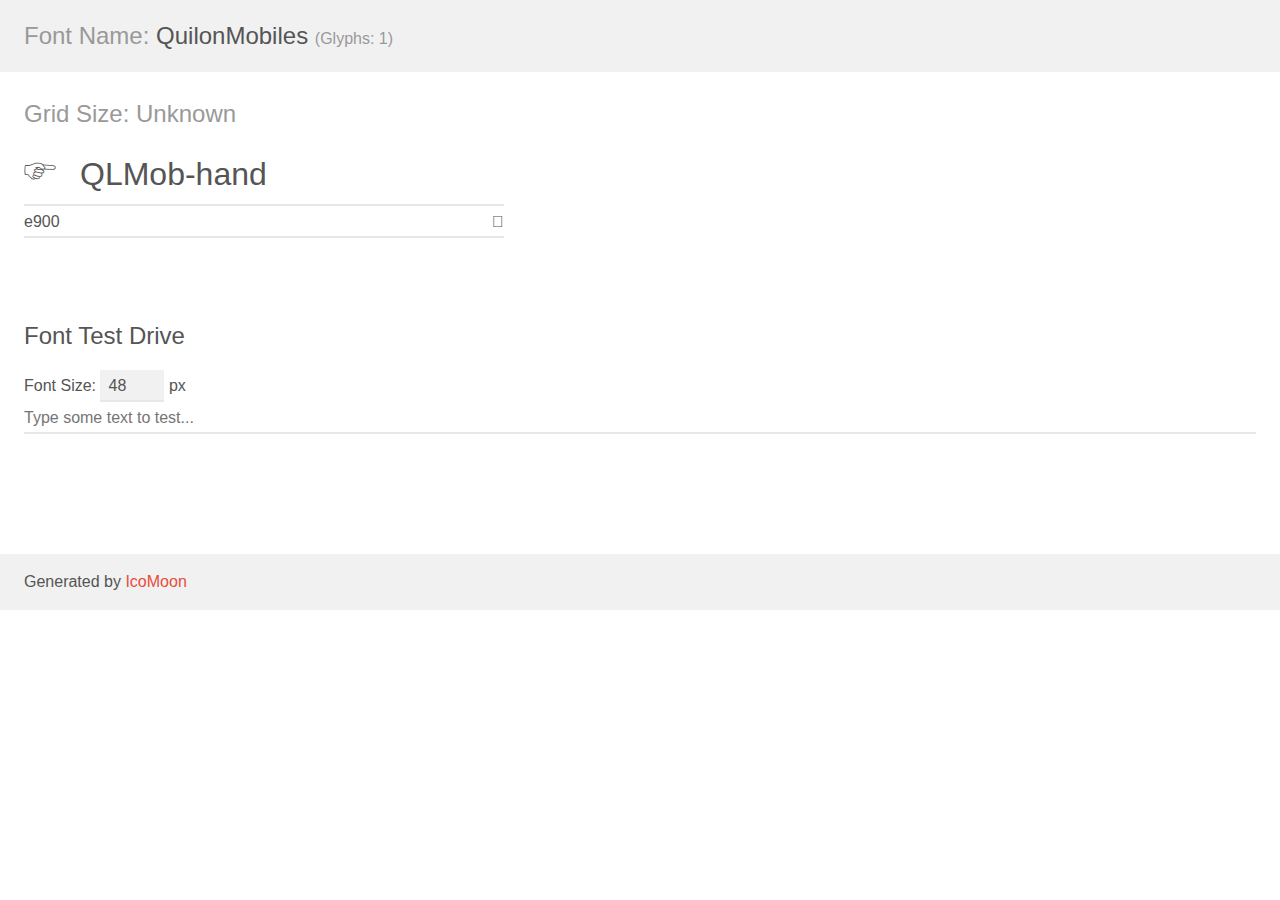
<file: fonts/Rough/QuilonMobiles/demo.html>
<!doctype html>
<html>
<head>
    <meta charset="utf-8">
    <title>IcoMoon Demo</title>
    <meta name="description" content="An Icon Font Generated By IcoMoon.io">
    <meta name="viewport" content="width=device-width, initial-scale=1">
    <link rel="stylesheet" href="demo-files/demo.css">
    <link rel="stylesheet" href="style.css">
    <!--[if lt IE 8]><!-->
    <link rel="stylesheet" href="ie7/ie7.css">
    <!--<![endif]-->
</head>
<body>
    <div class="bgc1 clearfix">
        <h1 class="mhmm mvm"><span class="fgc1">Font Name:</span> QuilonMobiles <small class="fgc1">(Glyphs:&nbsp;1)</small></h1>
    </div>
    <div class="clearfix mhl ptl">
        <h1 class="mvm mtn fgc1">Grid Size: Unknown</h1>
        <div class="glyph fs1">
            <div class="clearfix bshadow0 pbs">
                <span class="QLMob-hand">
                
                </span>
                <span class="mls"> QLMob-hand</span>
            </div>
            <fieldset class="fs0 size1of1 clearfix hidden-false">
                <input type="text" readonly value="e900" class="unit size1of2" />
                <input type="text" maxlength="1" readonly value="&#xe900;" class="unitRight size1of2 talign-right" />
            </fieldset>
            <div class="fs0 bshadow0 clearfix hidden-true">
                <span class="unit pvs fgc1">liga: </span>
                <input type="text" readonly value="" class="liga unitRight" />
            </div>
        </div>
    </div>

    <!--[if gt IE 8]><!-->
    <div class="mhl clearfix mbl">
        <h1>Font Test Drive</h1>
        <label>
            Font Size: <input id="fontSize" type="number" class="textbox0 mbm"
            min="8" value="48" />
            px
        </label>
        <input id="testText" type="text" class="phl size1of1 mvl"
        placeholder="Type some text to test..." value=""/>
        <div id="testDrive" class="QLMob-">&nbsp;
        </div>
    </div>
    <!--<![endif]-->
    <div class="bgc1 clearfix">
        <p class="mhl">Generated by <a href="https://icomoon.io/app">IcoMoon</a></p>
    </div>

    <script src="demo-files/demo.js"></script>
</body>
</html>
</file>
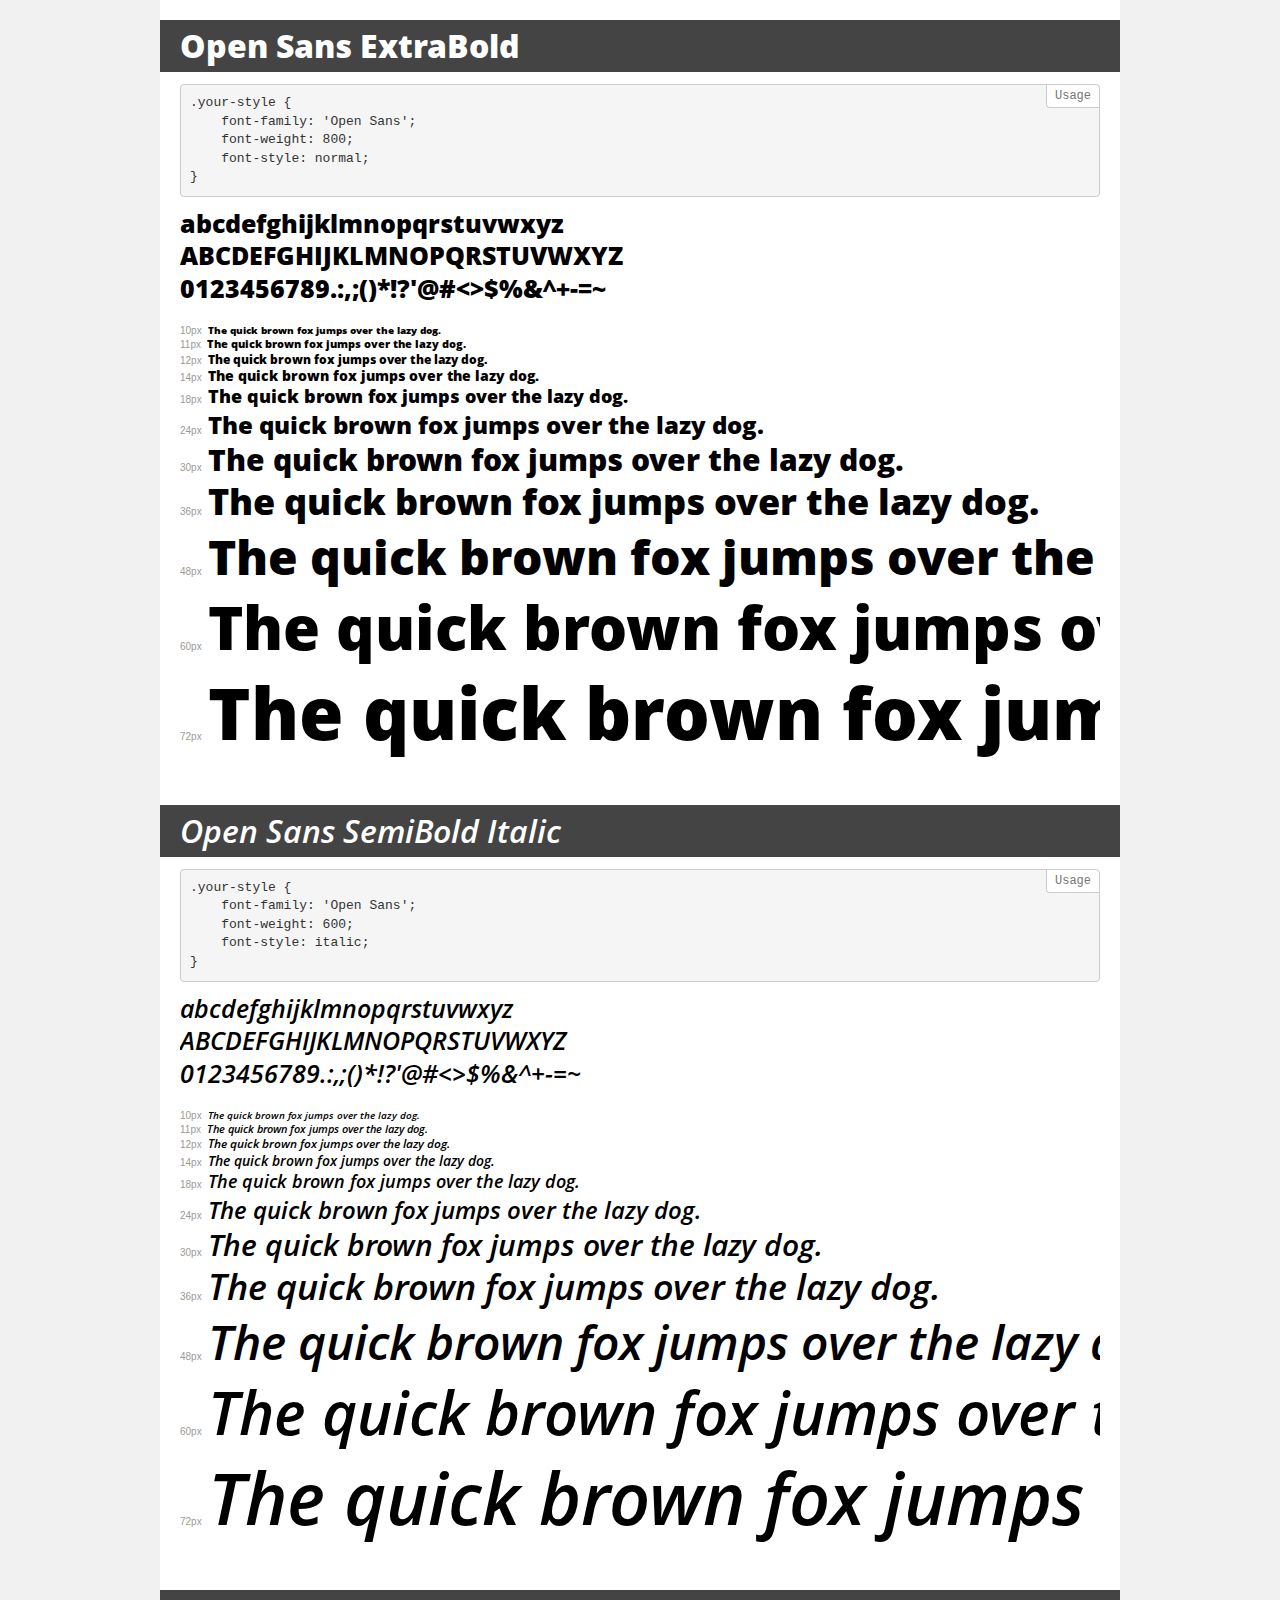
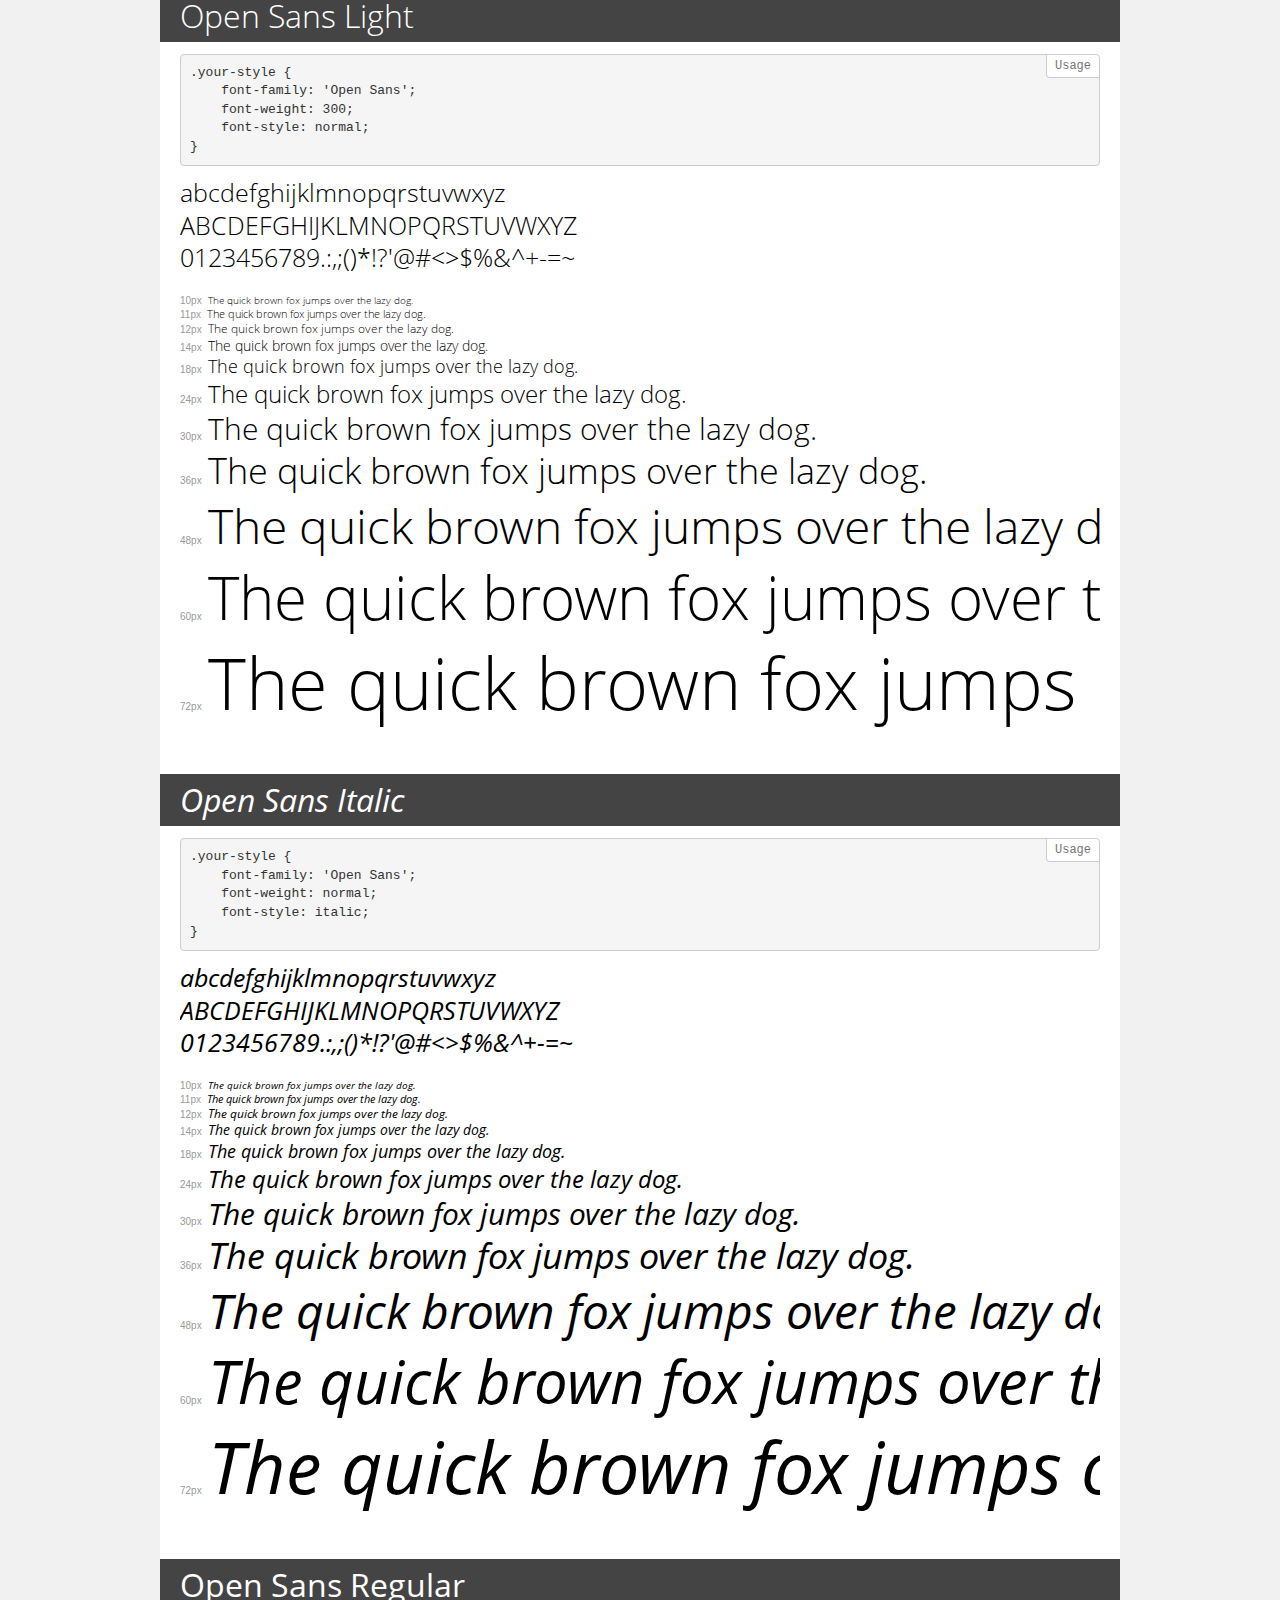
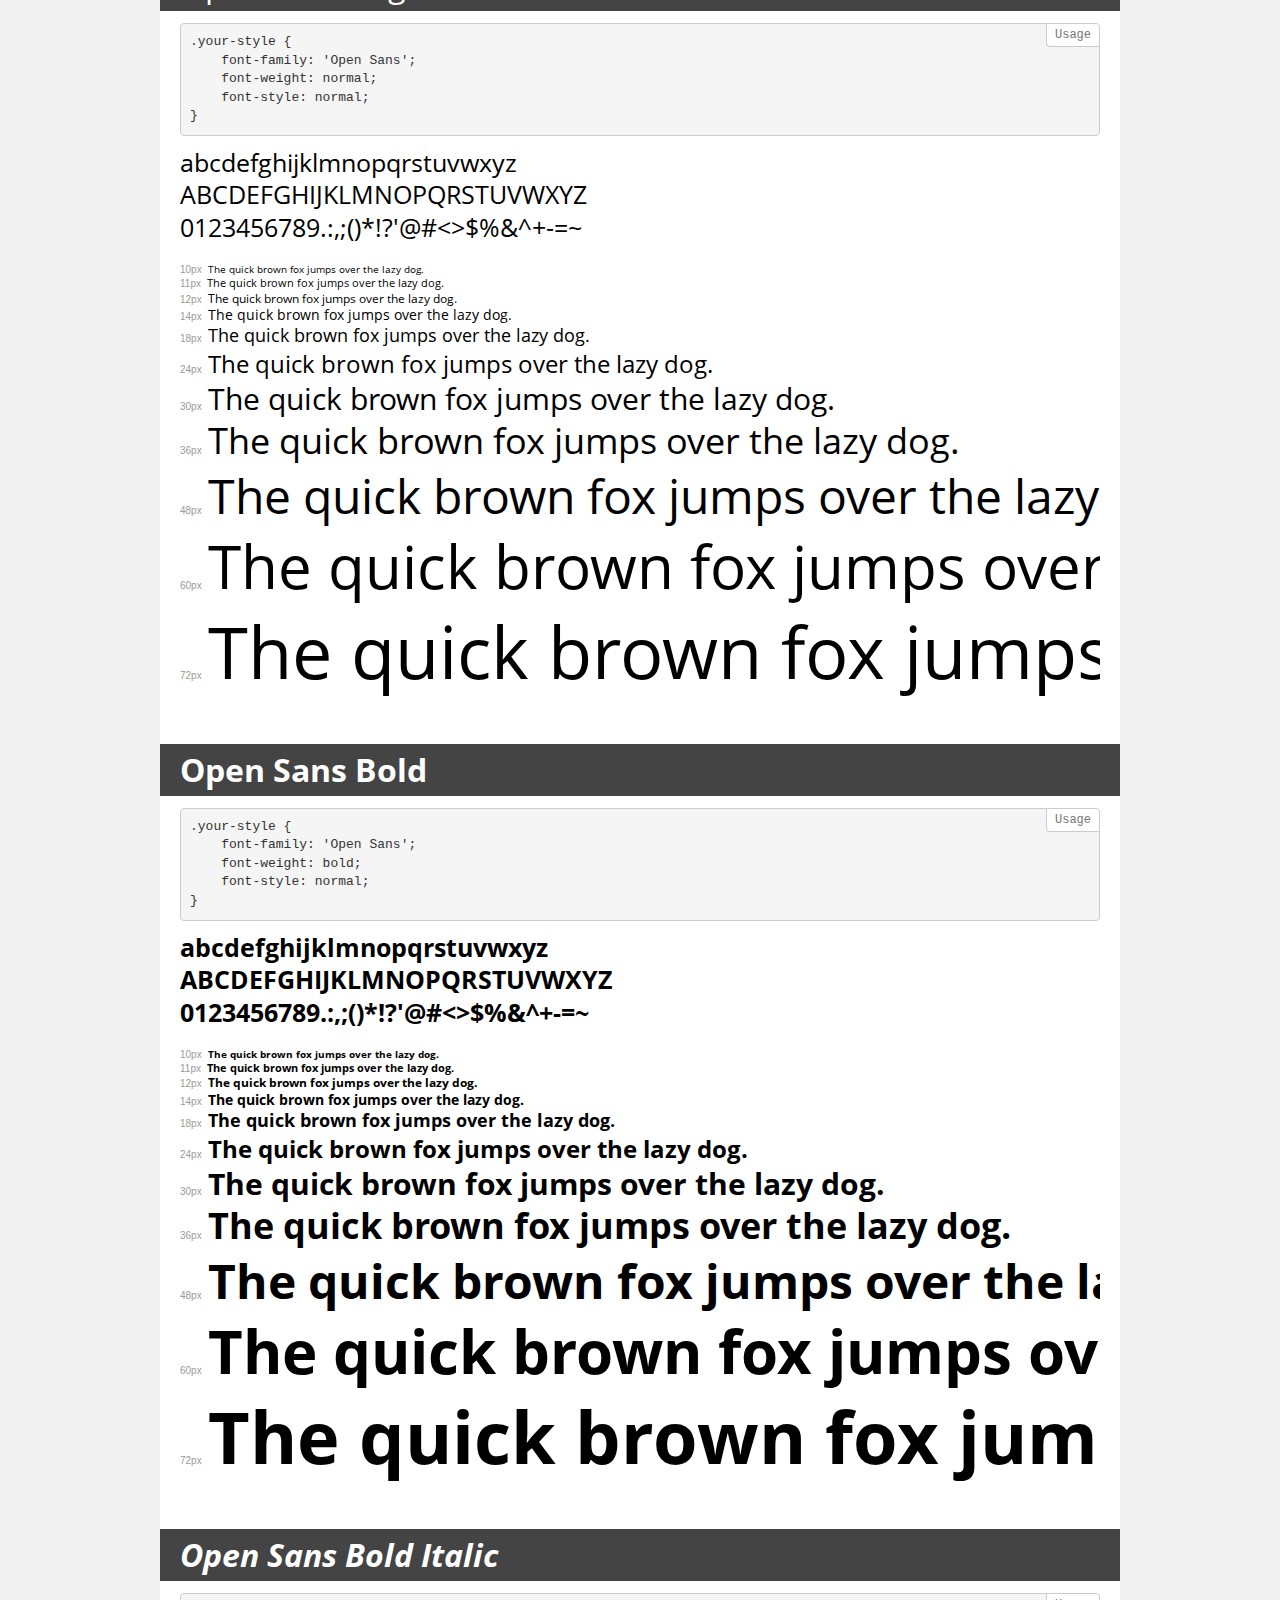
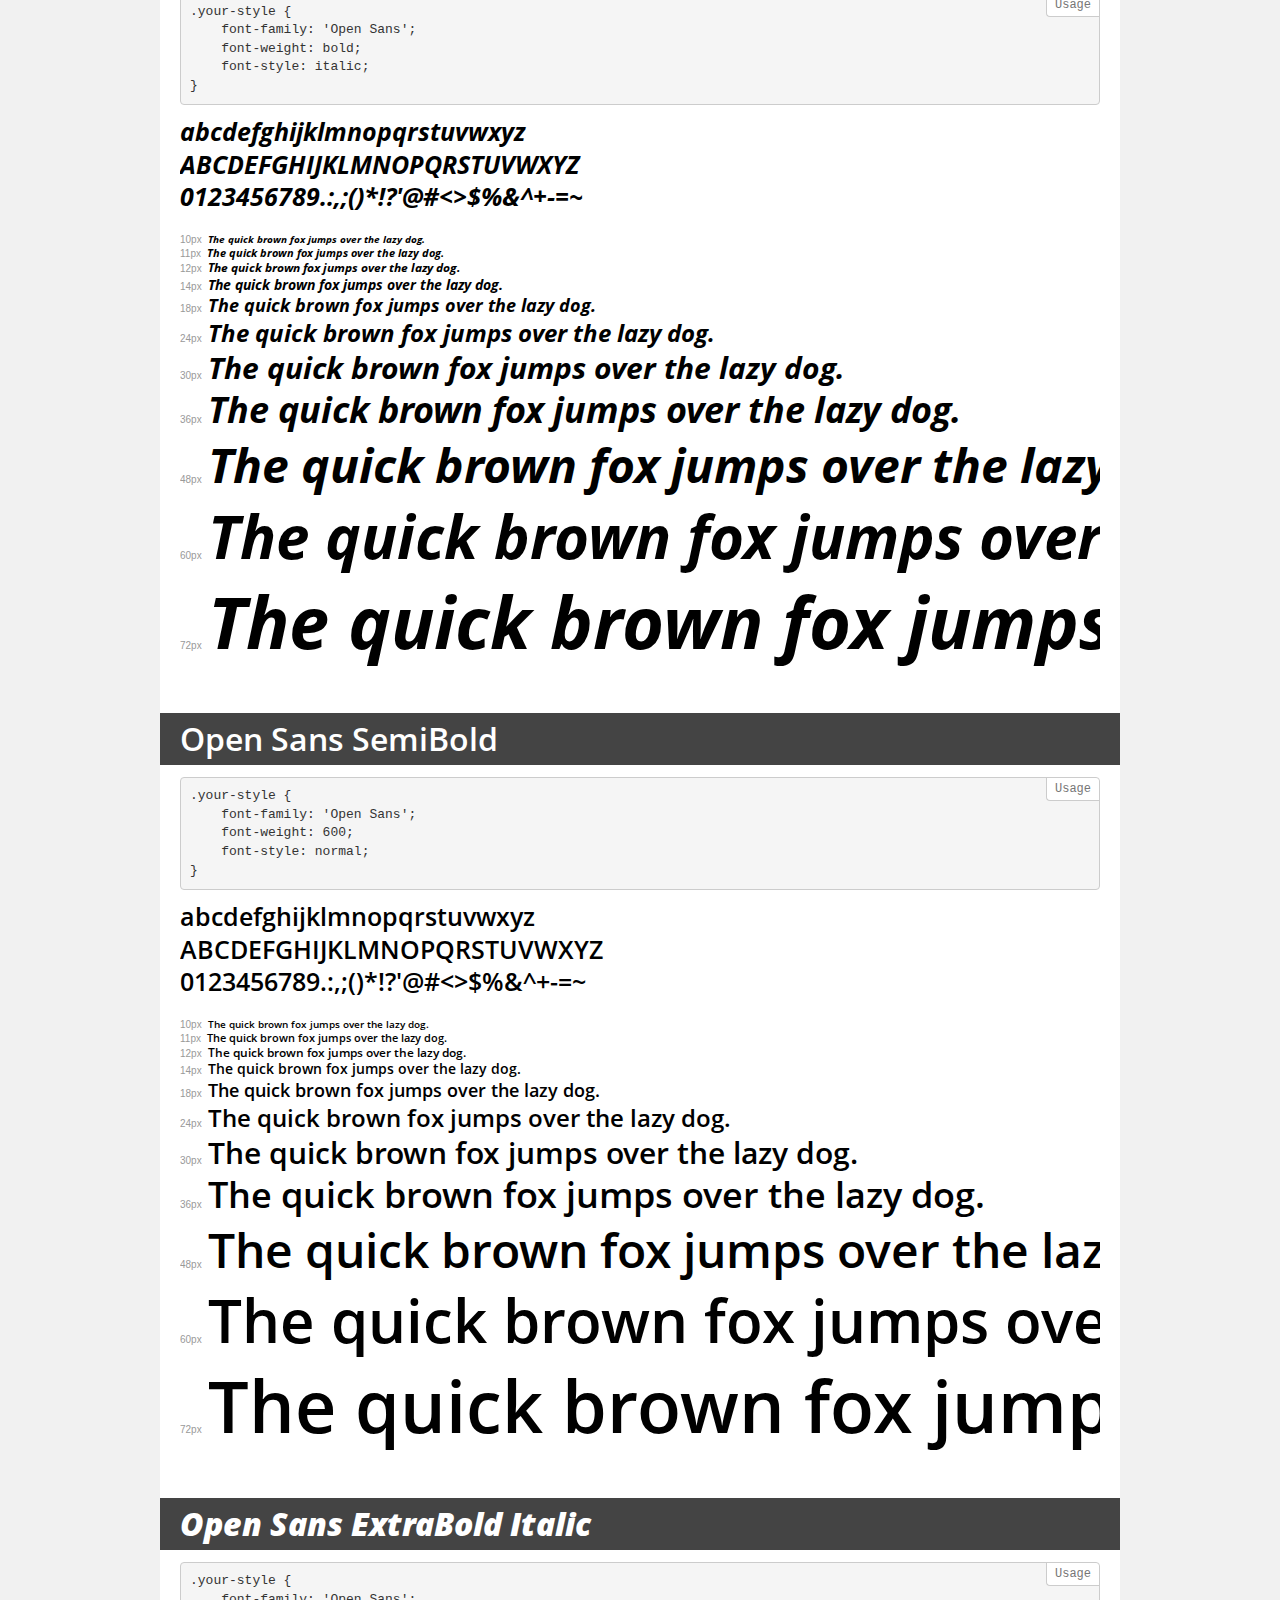
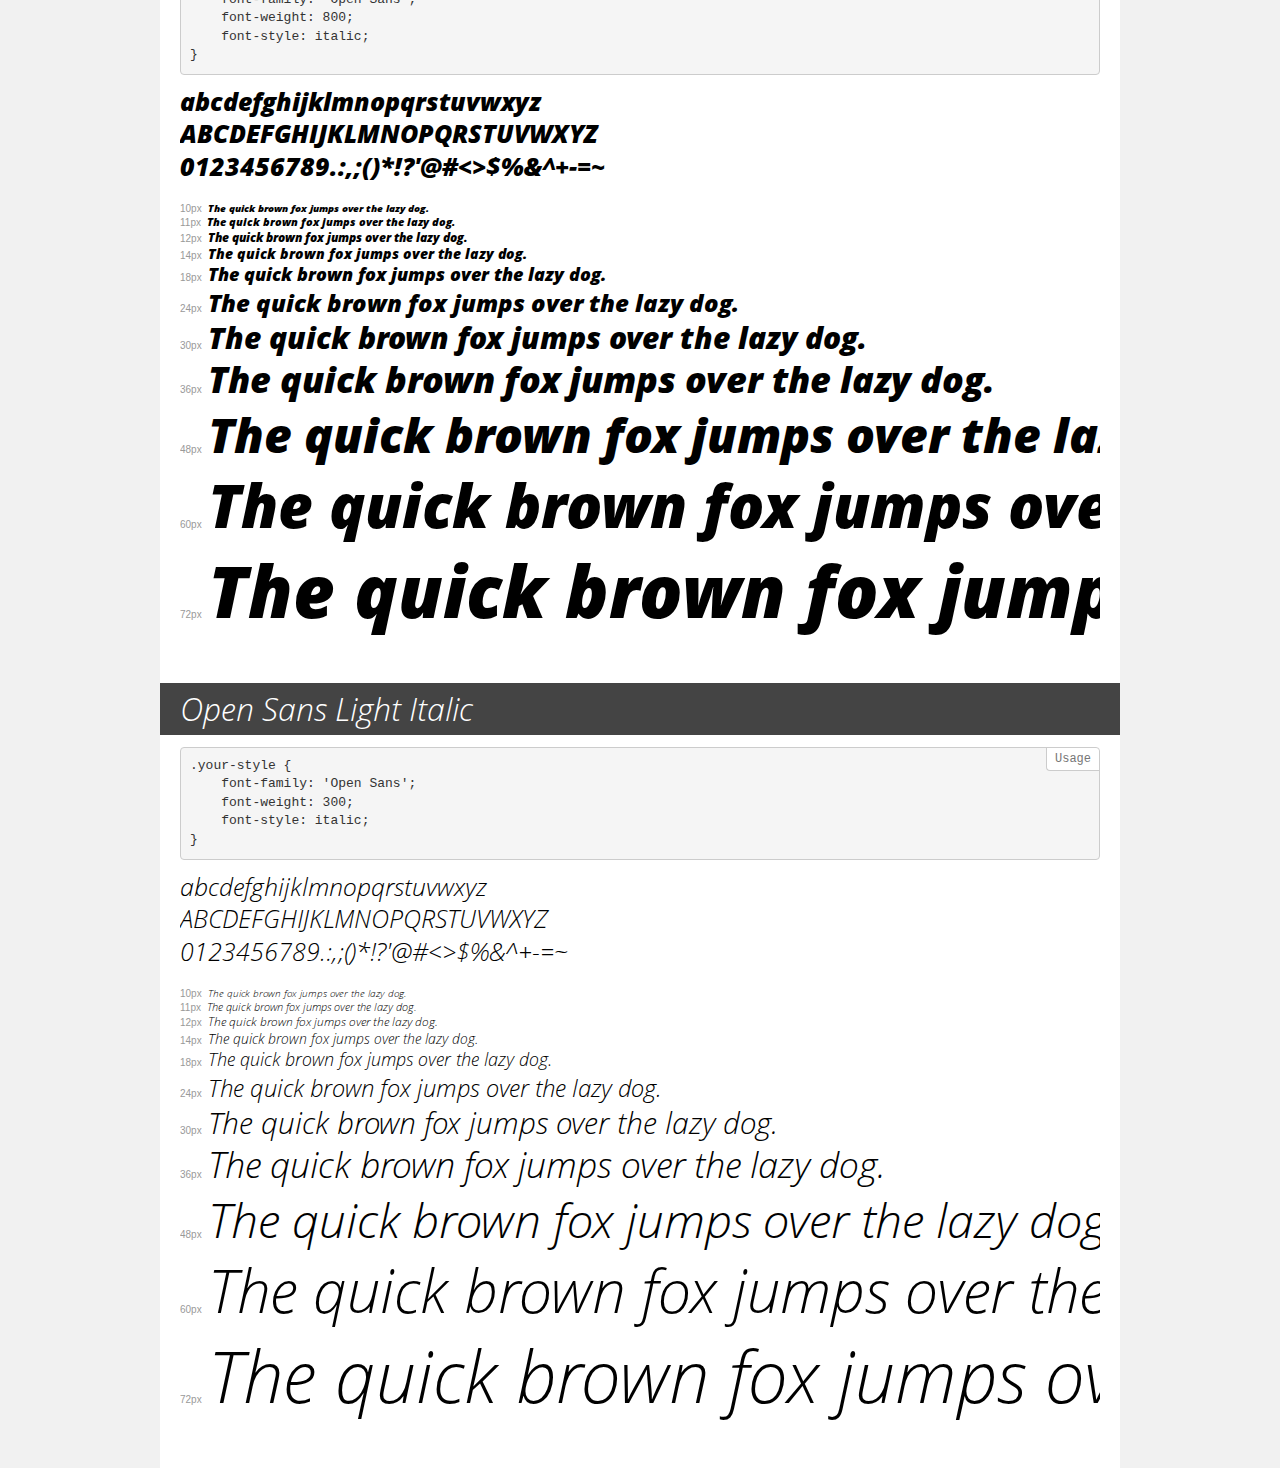
<file: fonts/Rough/transfonter.org-20181210-044903/demo.html>
<!DOCTYPE html>
<html>
<head>
    <meta charset="utf-8">
    <meta http-equiv="X-UA-Compatible" content="IE=edge">
    <meta name="viewport" content="width=device-width, initial-scale=1">
    <meta name="robots" content="noindex, noarchive">
    <meta name="format-detection" content="telephone=no">
    <title>Transfonter demo</title>
    <link href="stylesheet.css" rel="stylesheet">
    <style>
        /*
        http://meyerweb.com/eric/tools/css/reset/
        v2.0 | 20110126
        License: none (public domain)
        */
        html, body, div, span, applet, object, iframe,
        h1, h2, h3, h4, h5, h6, p, blockquote, pre,
        a, abbr, acronym, address, big, cite, code,
        del, dfn, em, img, ins, kbd, q, s, samp,
        small, strike, strong, sub, sup, tt, var,
        b, u, i, center,
        dl, dt, dd, ol, ul, li,
        fieldset, form, label, legend,
        table, caption, tbody, tfoot, thead, tr, th, td,
        article, aside, canvas, details, embed,
        figure, figcaption, footer, header, hgroup,
        menu, nav, output, ruby, section, summary,
        time, mark, audio, video {
            margin: 0;
            padding: 0;
            border: 0;
            font-size: 100%;
            font: inherit;
            vertical-align: baseline;
        }
        /* HTML5 display-role reset for older browsers */
        article, aside, details, figcaption, figure,
        footer, header, hgroup, menu, nav, section {
            display: block;
        }
        body {
            line-height: 1;
        }
        ol, ul {
            list-style: none;
        }
        blockquote, q {
            quotes: none;
        }
        blockquote:before, blockquote:after,
        q:before, q:after {
            content: '';
            content: none;
        }
        table {
            border-collapse: collapse;
            border-spacing: 0;
        }
        /* common styles */
        body {
            background: #f1f1f1;
            color: #000;
        }
        .page {
            background: #fff;
            width: 920px;
            margin: 0 auto;
            padding: 20px 20px 0 20px;
            overflow: hidden;
        }
        .font-container {
            overflow-x: auto;
            overflow-y: hidden;
            margin-bottom: 40px;
            line-height: 1.3;
            white-space: nowrap;
            padding-bottom: 5px;
        }
        h1 {
            position: relative;
            background: #444;
            font-size: 32px;
            color: #fff;
            padding: 10px 20px;
            margin: 0 -20px 12px -20px;
        }
        .letters {
            font-size: 25px;
            margin-bottom: 20px;
        }
        .s10:before {
            content: '10px';
        }
        .s11:before {
            content: '11px';
        }
        .s12:before {
            content: '12px';
        }
        .s14:before {
            content: '14px';
        }
        .s18:before {
            content: '18px';
        }
        .s24:before {
            content: '24px';
        }
        .s30:before {
            content: '30px';
        }
        .s36:before {
            content: '36px';
        }
        .s48:before {
            content: '48px';
        }
        .s60:before {
            content: '60px';
        }
        .s72:before {
            content: '72px';
        }
        .s10:before, .s11:before, .s12:before, .s14:before,
        .s18:before, .s24:before, .s30:before, .s36:before,
        .s48:before, .s60:before, .s72:before {
            font-family: Arial, sans-serif;
            font-size: 10px;
            font-weight: normal;
            font-style: normal;
            color: #999;
            padding-right: 6px;
        }
        pre {
            display: block;
            position: relative;
            padding: 9px;
            margin: 0 0 10px;
            font-family: Monaco, Menlo, Consolas, "Courier New", monospace !important;
            font-size: 13px;
            line-height: 1.428571429;
            color: #333;
            font-weight: normal !important;
            font-style: normal !important;
            background-color: #f5f5f5;
            border: 1px solid #ccc;
            overflow-x: auto;
            border-radius: 4px;
        }
        pre:after {
            display: block;
            position: absolute;
            right: 0;
            top: 0;
            content: 'Usage';
            line-height: 1;
            padding: 5px 8px;
            font-size: 12px;
            color: #767676;
            background-color: #fff;
            border: 1px solid #ccc;
            border-right: none;
            border-top: none;
            border-radius: 0 4px 0 4px;
            z-index: 10;
        }
        /* responsive */
        @media (max-width: 959px) {
            .page {
                width: auto;
                margin: 0;
            }
        }
    </style>
</head>
<body>
<div class="page">
    <div class="demo" style="font-family: 'Open Sans'; font-weight: 800; font-style: normal;">
        <h1>Open Sans ExtraBold</h1>
        <pre>.your-style {
    font-family: 'Open Sans';
    font-weight: 800;
    font-style: normal;
}</pre>
        <div class="font-container">
            <p class="letters">
                abcdefghijklmnopqrstuvwxyz<br>
ABCDEFGHIJKLMNOPQRSTUVWXYZ<br>
                0123456789.:,;()*!?'@#<>$%&^+-=~
            </p>
            <p class="s10" style="font-size: 10px;">The quick brown fox jumps over the lazy dog.</p>
            <p class="s11" style="font-size: 11px;">The quick brown fox jumps over the lazy dog.</p>
            <p class="s12" style="font-size: 12px;">The quick brown fox jumps over the lazy dog.</p>
            <p class="s14" style="font-size: 14px;">The quick brown fox jumps over the lazy dog.</p>
            <p class="s18" style="font-size: 18px;">The quick brown fox jumps over the lazy dog.</p>
            <p class="s24" style="font-size: 24px;">The quick brown fox jumps over the lazy dog.</p>
            <p class="s30" style="font-size: 30px;">The quick brown fox jumps over the lazy dog.</p>
            <p class="s36" style="font-size: 36px;">The quick brown fox jumps over the lazy dog.</p>
            <p class="s48" style="font-size: 48px;">The quick brown fox jumps over the lazy dog.</p>
            <p class="s60" style="font-size: 60px;">The quick brown fox jumps over the lazy dog.</p>
            <p class="s72" style="font-size: 72px;">The quick brown fox jumps over the lazy dog.</p>
        </div>
    </div>
    <div class="demo" style="font-family: 'Open Sans'; font-weight: 600; font-style: italic;">
        <h1>Open Sans SemiBold Italic</h1>
        <pre>.your-style {
    font-family: 'Open Sans';
    font-weight: 600;
    font-style: italic;
}</pre>
        <div class="font-container">
            <p class="letters">
                abcdefghijklmnopqrstuvwxyz<br>
ABCDEFGHIJKLMNOPQRSTUVWXYZ<br>
                0123456789.:,;()*!?'@#<>$%&^+-=~
            </p>
            <p class="s10" style="font-size: 10px;">The quick brown fox jumps over the lazy dog.</p>
            <p class="s11" style="font-size: 11px;">The quick brown fox jumps over the lazy dog.</p>
            <p class="s12" style="font-size: 12px;">The quick brown fox jumps over the lazy dog.</p>
            <p class="s14" style="font-size: 14px;">The quick brown fox jumps over the lazy dog.</p>
            <p class="s18" style="font-size: 18px;">The quick brown fox jumps over the lazy dog.</p>
            <p class="s24" style="font-size: 24px;">The quick brown fox jumps over the lazy dog.</p>
            <p class="s30" style="font-size: 30px;">The quick brown fox jumps over the lazy dog.</p>
            <p class="s36" style="font-size: 36px;">The quick brown fox jumps over the lazy dog.</p>
            <p class="s48" style="font-size: 48px;">The quick brown fox jumps over the lazy dog.</p>
            <p class="s60" style="font-size: 60px;">The quick brown fox jumps over the lazy dog.</p>
            <p class="s72" style="font-size: 72px;">The quick brown fox jumps over the lazy dog.</p>
        </div>
    </div>
    <div class="demo" style="font-family: 'Open Sans'; font-weight: 300; font-style: normal;">
        <h1>Open Sans Light</h1>
        <pre>.your-style {
    font-family: 'Open Sans';
    font-weight: 300;
    font-style: normal;
}</pre>
        <div class="font-container">
            <p class="letters">
                abcdefghijklmnopqrstuvwxyz<br>
ABCDEFGHIJKLMNOPQRSTUVWXYZ<br>
                0123456789.:,;()*!?'@#<>$%&^+-=~
            </p>
            <p class="s10" style="font-size: 10px;">The quick brown fox jumps over the lazy dog.</p>
            <p class="s11" style="font-size: 11px;">The quick brown fox jumps over the lazy dog.</p>
            <p class="s12" style="font-size: 12px;">The quick brown fox jumps over the lazy dog.</p>
            <p class="s14" style="font-size: 14px;">The quick brown fox jumps over the lazy dog.</p>
            <p class="s18" style="font-size: 18px;">The quick brown fox jumps over the lazy dog.</p>
            <p class="s24" style="font-size: 24px;">The quick brown fox jumps over the lazy dog.</p>
            <p class="s30" style="font-size: 30px;">The quick brown fox jumps over the lazy dog.</p>
            <p class="s36" style="font-size: 36px;">The quick brown fox jumps over the lazy dog.</p>
            <p class="s48" style="font-size: 48px;">The quick brown fox jumps over the lazy dog.</p>
            <p class="s60" style="font-size: 60px;">The quick brown fox jumps over the lazy dog.</p>
            <p class="s72" style="font-size: 72px;">The quick brown fox jumps over the lazy dog.</p>
        </div>
    </div>
    <div class="demo" style="font-family: 'Open Sans'; font-weight: normal; font-style: italic;">
        <h1>Open Sans Italic</h1>
        <pre>.your-style {
    font-family: 'Open Sans';
    font-weight: normal;
    font-style: italic;
}</pre>
        <div class="font-container">
            <p class="letters">
                abcdefghijklmnopqrstuvwxyz<br>
ABCDEFGHIJKLMNOPQRSTUVWXYZ<br>
                0123456789.:,;()*!?'@#<>$%&^+-=~
            </p>
            <p class="s10" style="font-size: 10px;">The quick brown fox jumps over the lazy dog.</p>
            <p class="s11" style="font-size: 11px;">The quick brown fox jumps over the lazy dog.</p>
            <p class="s12" style="font-size: 12px;">The quick brown fox jumps over the lazy dog.</p>
            <p class="s14" style="font-size: 14px;">The quick brown fox jumps over the lazy dog.</p>
            <p class="s18" style="font-size: 18px;">The quick brown fox jumps over the lazy dog.</p>
            <p class="s24" style="font-size: 24px;">The quick brown fox jumps over the lazy dog.</p>
            <p class="s30" style="font-size: 30px;">The quick brown fox jumps over the lazy dog.</p>
            <p class="s36" style="font-size: 36px;">The quick brown fox jumps over the lazy dog.</p>
            <p class="s48" style="font-size: 48px;">The quick brown fox jumps over the lazy dog.</p>
            <p class="s60" style="font-size: 60px;">The quick brown fox jumps over the lazy dog.</p>
            <p class="s72" style="font-size: 72px;">The quick brown fox jumps over the lazy dog.</p>
        </div>
    </div>
    <div class="demo" style="font-family: 'Open Sans'; font-weight: normal; font-style: normal;">
        <h1>Open Sans Regular</h1>
        <pre>.your-style {
    font-family: 'Open Sans';
    font-weight: normal;
    font-style: normal;
}</pre>
        <div class="font-container">
            <p class="letters">
                abcdefghijklmnopqrstuvwxyz<br>
ABCDEFGHIJKLMNOPQRSTUVWXYZ<br>
                0123456789.:,;()*!?'@#<>$%&^+-=~
            </p>
            <p class="s10" style="font-size: 10px;">The quick brown fox jumps over the lazy dog.</p>
            <p class="s11" style="font-size: 11px;">The quick brown fox jumps over the lazy dog.</p>
            <p class="s12" style="font-size: 12px;">The quick brown fox jumps over the lazy dog.</p>
            <p class="s14" style="font-size: 14px;">The quick brown fox jumps over the lazy dog.</p>
            <p class="s18" style="font-size: 18px;">The quick brown fox jumps over the lazy dog.</p>
            <p class="s24" style="font-size: 24px;">The quick brown fox jumps over the lazy dog.</p>
            <p class="s30" style="font-size: 30px;">The quick brown fox jumps over the lazy dog.</p>
            <p class="s36" style="font-size: 36px;">The quick brown fox jumps over the lazy dog.</p>
            <p class="s48" style="font-size: 48px;">The quick brown fox jumps over the lazy dog.</p>
            <p class="s60" style="font-size: 60px;">The quick brown fox jumps over the lazy dog.</p>
            <p class="s72" style="font-size: 72px;">The quick brown fox jumps over the lazy dog.</p>
        </div>
    </div>
    <div class="demo" style="font-family: 'Open Sans'; font-weight: bold; font-style: normal;">
        <h1>Open Sans Bold</h1>
        <pre>.your-style {
    font-family: 'Open Sans';
    font-weight: bold;
    font-style: normal;
}</pre>
        <div class="font-container">
            <p class="letters">
                abcdefghijklmnopqrstuvwxyz<br>
ABCDEFGHIJKLMNOPQRSTUVWXYZ<br>
                0123456789.:,;()*!?'@#<>$%&^+-=~
            </p>
            <p class="s10" style="font-size: 10px;">The quick brown fox jumps over the lazy dog.</p>
            <p class="s11" style="font-size: 11px;">The quick brown fox jumps over the lazy dog.</p>
            <p class="s12" style="font-size: 12px;">The quick brown fox jumps over the lazy dog.</p>
            <p class="s14" style="font-size: 14px;">The quick brown fox jumps over the lazy dog.</p>
            <p class="s18" style="font-size: 18px;">The quick brown fox jumps over the lazy dog.</p>
            <p class="s24" style="font-size: 24px;">The quick brown fox jumps over the lazy dog.</p>
            <p class="s30" style="font-size: 30px;">The quick brown fox jumps over the lazy dog.</p>
            <p class="s36" style="font-size: 36px;">The quick brown fox jumps over the lazy dog.</p>
            <p class="s48" style="font-size: 48px;">The quick brown fox jumps over the lazy dog.</p>
            <p class="s60" style="font-size: 60px;">The quick brown fox jumps over the lazy dog.</p>
            <p class="s72" style="font-size: 72px;">The quick brown fox jumps over the lazy dog.</p>
        </div>
    </div>
    <div class="demo" style="font-family: 'Open Sans'; font-weight: bold; font-style: italic;">
        <h1>Open Sans Bold Italic</h1>
        <pre>.your-style {
    font-family: 'Open Sans';
    font-weight: bold;
    font-style: italic;
}</pre>
        <div class="font-container">
            <p class="letters">
                abcdefghijklmnopqrstuvwxyz<br>
ABCDEFGHIJKLMNOPQRSTUVWXYZ<br>
                0123456789.:,;()*!?'@#<>$%&^+-=~
            </p>
            <p class="s10" style="font-size: 10px;">The quick brown fox jumps over the lazy dog.</p>
            <p class="s11" style="font-size: 11px;">The quick brown fox jumps over the lazy dog.</p>
            <p class="s12" style="font-size: 12px;">The quick brown fox jumps over the lazy dog.</p>
            <p class="s14" style="font-size: 14px;">The quick brown fox jumps over the lazy dog.</p>
            <p class="s18" style="font-size: 18px;">The quick brown fox jumps over the lazy dog.</p>
            <p class="s24" style="font-size: 24px;">The quick brown fox jumps over the lazy dog.</p>
            <p class="s30" style="font-size: 30px;">The quick brown fox jumps over the lazy dog.</p>
            <p class="s36" style="font-size: 36px;">The quick brown fox jumps over the lazy dog.</p>
            <p class="s48" style="font-size: 48px;">The quick brown fox jumps over the lazy dog.</p>
            <p class="s60" style="font-size: 60px;">The quick brown fox jumps over the lazy dog.</p>
            <p class="s72" style="font-size: 72px;">The quick brown fox jumps over the lazy dog.</p>
        </div>
    </div>
    <div class="demo" style="font-family: 'Open Sans'; font-weight: 600; font-style: normal;">
        <h1>Open Sans SemiBold</h1>
        <pre>.your-style {
    font-family: 'Open Sans';
    font-weight: 600;
    font-style: normal;
}</pre>
        <div class="font-container">
            <p class="letters">
                abcdefghijklmnopqrstuvwxyz<br>
ABCDEFGHIJKLMNOPQRSTUVWXYZ<br>
                0123456789.:,;()*!?'@#<>$%&^+-=~
            </p>
            <p class="s10" style="font-size: 10px;">The quick brown fox jumps over the lazy dog.</p>
            <p class="s11" style="font-size: 11px;">The quick brown fox jumps over the lazy dog.</p>
            <p class="s12" style="font-size: 12px;">The quick brown fox jumps over the lazy dog.</p>
            <p class="s14" style="font-size: 14px;">The quick brown fox jumps over the lazy dog.</p>
            <p class="s18" style="font-size: 18px;">The quick brown fox jumps over the lazy dog.</p>
            <p class="s24" style="font-size: 24px;">The quick brown fox jumps over the lazy dog.</p>
            <p class="s30" style="font-size: 30px;">The quick brown fox jumps over the lazy dog.</p>
            <p class="s36" style="font-size: 36px;">The quick brown fox jumps over the lazy dog.</p>
            <p class="s48" style="font-size: 48px;">The quick brown fox jumps over the lazy dog.</p>
            <p class="s60" style="font-size: 60px;">The quick brown fox jumps over the lazy dog.</p>
            <p class="s72" style="font-size: 72px;">The quick brown fox jumps over the lazy dog.</p>
        </div>
    </div>
    <div class="demo" style="font-family: 'Open Sans'; font-weight: 800; font-style: italic;">
        <h1>Open Sans ExtraBold Italic</h1>
        <pre>.your-style {
    font-family: 'Open Sans';
    font-weight: 800;
    font-style: italic;
}</pre>
        <div class="font-container">
            <p class="letters">
                abcdefghijklmnopqrstuvwxyz<br>
ABCDEFGHIJKLMNOPQRSTUVWXYZ<br>
                0123456789.:,;()*!?'@#<>$%&^+-=~
            </p>
            <p class="s10" style="font-size: 10px;">The quick brown fox jumps over the lazy dog.</p>
            <p class="s11" style="font-size: 11px;">The quick brown fox jumps over the lazy dog.</p>
            <p class="s12" style="font-size: 12px;">The quick brown fox jumps over the lazy dog.</p>
            <p class="s14" style="font-size: 14px;">The quick brown fox jumps over the lazy dog.</p>
            <p class="s18" style="font-size: 18px;">The quick brown fox jumps over the lazy dog.</p>
            <p class="s24" style="font-size: 24px;">The quick brown fox jumps over the lazy dog.</p>
            <p class="s30" style="font-size: 30px;">The quick brown fox jumps over the lazy dog.</p>
            <p class="s36" style="font-size: 36px;">The quick brown fox jumps over the lazy dog.</p>
            <p class="s48" style="font-size: 48px;">The quick brown fox jumps over the lazy dog.</p>
            <p class="s60" style="font-size: 60px;">The quick brown fox jumps over the lazy dog.</p>
            <p class="s72" style="font-size: 72px;">The quick brown fox jumps over the lazy dog.</p>
        </div>
    </div>
    <div class="demo" style="font-family: 'Open Sans'; font-weight: 300; font-style: italic;">
        <h1>Open Sans Light Italic</h1>
        <pre>.your-style {
    font-family: 'Open Sans';
    font-weight: 300;
    font-style: italic;
}</pre>
        <div class="font-container">
            <p class="letters">
                abcdefghijklmnopqrstuvwxyz<br>
ABCDEFGHIJKLMNOPQRSTUVWXYZ<br>
                0123456789.:,;()*!?'@#<>$%&^+-=~
            </p>
            <p class="s10" style="font-size: 10px;">The quick brown fox jumps over the lazy dog.</p>
            <p class="s11" style="font-size: 11px;">The quick brown fox jumps over the lazy dog.</p>
            <p class="s12" style="font-size: 12px;">The quick brown fox jumps over the lazy dog.</p>
            <p class="s14" style="font-size: 14px;">The quick brown fox jumps over the lazy dog.</p>
            <p class="s18" style="font-size: 18px;">The quick brown fox jumps over the lazy dog.</p>
            <p class="s24" style="font-size: 24px;">The quick brown fox jumps over the lazy dog.</p>
            <p class="s30" style="font-size: 30px;">The quick brown fox jumps over the lazy dog.</p>
            <p class="s36" style="font-size: 36px;">The quick brown fox jumps over the lazy dog.</p>
            <p class="s48" style="font-size: 48px;">The quick brown fox jumps over the lazy dog.</p>
            <p class="s60" style="font-size: 60px;">The quick brown fox jumps over the lazy dog.</p>
            <p class="s72" style="font-size: 72px;">The quick brown fox jumps over the lazy dog.</p>
        </div>
    </div>
</div>
</body>
</html>
</file>
<file: fonts/Rough/QuilonMobiles/demo-files/demo.css>
body {
  padding: 0;
  margin: 0;
  font-family: sans-serif;
  font-size: 1em;
  line-height: 1.5;
  color: #555;
  background: #fff;
}
h1 {
  font-size: 1.5em;
  font-weight: normal;
}
small {
  font-size: .66666667em;
}
a {
  color: #e74c3c;
  text-decoration: none;
}
a:hover, a:focus {
  box-shadow: 0 1px #e74c3c;
}
.bshadow0, input {
  box-shadow: inset 0 -2px #e7e7e7;
}
input:hover {
  box-shadow: inset 0 -2px #ccc;
}
input, fieldset {
  font-family: sans-serif;
  font-size: 1em;
  margin: 0;
  padding: 0;
  border: 0;
}
input {
  color: inherit;
  line-height: 1.5;
  height: 1.5em;
  padding: .25em 0;
}
input:focus {
  outline: none;
  box-shadow: inset 0 -2px #449fdb;
}
.glyph {
  font-size: 16px;
  width: 15em;
  padding-bottom: 1em;
  margin-right: 4em;
  margin-bottom: 1em;
  float: left;
  overflow: hidden;
}
.liga {
  width: 80%;
  width: calc(100% - 2.5em);
}
.talign-right {
  text-align: right;
}
.talign-center {
  text-align: center;
}
.bgc1 {
  background: #f1f1f1;
}
.fgc1 {
  color: #999;
}
.fgc0 {
  color: #000;
}
p {
  margin-top: 1em;
  margin-bottom: 1em;
}
.mvm {
  margin-top: .75em;
  margin-bottom: .75em;
}
.mtn {
  margin-top: 0;
}
.mtl, .mal {
  margin-top: 1.5em;
}
.mbl, .mal {
  margin-bottom: 1.5em;
}
.mal, .mhl {
  margin-left: 1.5em;
  margin-right: 1.5em;
}
.mhmm {
  margin-left: 1em;
  margin-right: 1em;
}
.mls {
  margin-left: .25em;
}
.ptl {
  padding-top: 1.5em;
}
.pbs, .pvs {
  padding-bottom: .25em;
}
.pvs, .pts {
  padding-top: .25em;
}
.unit {
  float: left;
}
.unitRight {
  float: right;
}
.size1of2 {
  width: 50%;
}
.size1of1 {
  width: 100%;
}
.clearfix:before, .clearfix:after {
  content: " ";
  display: table;
}
.clearfix:after {
  clear: both;
}
.hidden-true {
  display: none;
}
.textbox0 {
  width: 3em;
  background: #f1f1f1;
  padding: .25em .5em;
  line-height: 1.5;
  height: 1.5em;
}
#testDrive {
  display: block;
  padding-top: 24px;
  line-height: 1.5;
}
.fs0 {
  font-size: 16px;
}
.fs1 {
  font-size: 32px;
}
</file>
<file: fonts/Rough/QuilonMobiles/style.css>
﻿@font-face{font-family:"QuilonMobiles";src:url("fonts/QuilonMobiles.eot?vjq7p0");src:url("fonts/QuilonMobiles.eot?vjq7p0#iefix") format("embedded-opentype"),url("fonts/QuilonMobiles.ttf?vjq7p0") format("truetype"),url("fonts/QuilonMobiles.woff?vjq7p0") format("woff"),url("fonts/QuilonMobiles.svg?vjq7p0#QuilonMobiles") format("svg");font-weight:normal;font-style:normal}[class^="QLMob-"],[class*=" QLMob-"]{font-family:"QuilonMobiles" !important;speak:none;font-style:normal;font-weight:normal;font-variant:normal;text-transform:none;line-height:1;-webkit-font-smoothing:antialiased;-moz-osx-font-smoothing:grayscale}.QLMob-hand:before{content:""}
/*# sourceMappingURL=style.css.map */
</file>
<file: fonts/Rough/QuilonMobiles/ie7/ie7.css>
.QLMob-hand {
  *zoom: expression(this.runtimeStyle['zoom'] = '1', this.innerHTML = '&#xe900;');
}
</file>
<file: fonts/Rough/transfonter.org-20181210-044903/stylesheet.css>
@font-face {
    font-family: 'Open Sans';
    src: url('OpenSans-ExtraBold.woff2') format('woff2'),
        url('OpenSans-ExtraBold.woff') format('woff');
    font-weight: 800;
    font-style: normal;
}

@font-face {
    font-family: 'Open Sans';
    src: url('OpenSans-SemiBoldItalic.woff2') format('woff2'),
        url('OpenSans-SemiBoldItalic.woff') format('woff');
    font-weight: 600;
    font-style: italic;
}

@font-face {
    font-family: 'Open Sans';
    src: url('OpenSans-Light.woff2') format('woff2'),
        url('OpenSans-Light.woff') format('woff');
    font-weight: 300;
    font-style: normal;
}

@font-face {
    font-family: 'Open Sans';
    src: url('OpenSans-Italic.woff2') format('woff2'),
        url('OpenSans-Italic.woff') format('woff');
    font-weight: normal;
    font-style: italic;
}

@font-face {
    font-family: 'Open Sans';
    src: url('OpenSans-Regular.woff2') format('woff2'),
        url('OpenSans-Regular.woff') format('woff');
    font-weight: normal;
    font-style: normal;
}

@font-face {
    font-family: 'Open Sans';
    src: url('OpenSans-Bold.woff2') format('woff2'),
        url('OpenSans-Bold.woff') format('woff');
    font-weight: bold;
    font-style: normal;
}

@font-face {
    font-family: 'Open Sans';
    src: url('OpenSans-BoldItalic.woff2') format('woff2'),
        url('OpenSans-BoldItalic.woff') format('woff');
    font-weight: bold;
    font-style: italic;
}

@font-face {
    font-family: 'Open Sans';
    src: url('OpenSans-SemiBold.woff2') format('woff2'),
        url('OpenSans-SemiBold.woff') format('woff');
    font-weight: 600;
    font-style: normal;
}

@font-face {
    font-family: 'Open Sans';
    src: url('OpenSans-ExtraBoldItalic.woff2') format('woff2'),
        url('OpenSans-ExtraBoldItalic.woff') format('woff');
    font-weight: 800;
    font-style: italic;
}

@font-face {
    font-family: 'Open Sans';
    src: url('OpenSans-LightItalic.woff2') format('woff2'),
        url('OpenSans-LightItalic.woff') format('woff');
    font-weight: 300;
    font-style: italic;
}
</file>
<file: css/quilon_mobile.css>
@import url("font-awesome-all.css");@import url("pgwslideshow.css");@font-face{font-family:'ALIENS GT';src:url("../fonts/ALIENSGT.woff2") format("woff2"),url("../fonts/ALIENSGT.woff") format("woff");font-weight:normal;font-style:normal;font-display:fallback}@font-face{font-family:'Open Sans';src:url("../fonts/OpenSans-Regular.woff2") format("woff2"),url("../fonts/OpenSans-Regular.woff") format("woff");font-weight:normal;font-style:normal;font-display:fallback}@font-face{font-family:'Open Sans';src:url("../fonts/OpenSans-Bold.woff2") format("woff2"),url("../fonts/OpenSans-Bold.woff") format("woff");font-weight:bold;font-style:normal;font-display:fallback}@font-face{font-family:'Haritha';src:url("../fonts/Haritha.woff2") format("woff2"),url("../fonts/Haritha.woff") format("woff");font-weight:normal;font-style:normal;font-display:fallback}@font-face{font-family:'QuilonMobiles';src:url("../fonts/QuilonMobiles.woff") format("woff");font-weight:normal;font-style:normal;font-display:fallback}[class^="QLMob-"],[class*=" QLMob-"]{font-family:'QuilonMobiles' !important;speak:none;font-style:normal;font-weight:normal;font-variant:normal;text-transform:none;line-height:1;-webkit-font-smoothing:antialiased;-moz-osx-font-smoothing:grayscale}.QLMob-hand:before{content:"\e900"}#QLMob_bdy{font-family:'Open Sans', Verdana, Geneva, sans-serif;word-wrap:break-word}#QLMob_bdy #QLMob_lodin1{background-color:#ffffff;display:-webkit-box;display:-moz-box;display:-ms-flexbox;display:-webkit-flex;display:flex;align-items:center;justify-content:center;position:fixed;top:0px;left:0px;bottom:0px;right:0px;z-index:3}#QLMob_bdy #QLMob_lodin1 #QLMob_lodin2 img{max-width:100px}#QLMob_bdy header,#QLMob_bdy main,#QLMob_bdy footer{visibility:hidden}#QLMob_bdy a{transition:color 0.6s linear;-webkit-transition:color 0.6s linear;-moz-transition:color 0.6s linear;-o-transition:color 0.6s linear}#QLMob_bdy a:hover{color:#ee2e2d;transition:color 0.6s linear;-webkit-transition:color 0.6s linear;-moz-transition:color 0.6s linear;-o-transition:color 0.6s linear}#QLMob_bdy a:focus{color:#ee2e2d;transition:color 0s linear;-webkit-transition:color 0s linear;-moz-transition:color 0s linear;-o-transition:color 0s linear}#QLMob_bdy a:active{color:#BC100F;transition:color 0s linear;-webkit-transition:color 0s linear;-moz-transition:color 0s linear;-o-transition:color 0s linear}#QLMob_bdy a.btn{transition:color 0.6s linear;-webkit-transition:color 0.6s linear;-moz-transition:color 0.6s linear;-o-transition:color 0.6s linear;color:#fff}#QLMob_bdy a.btn:hover,#QLMob_bdy a.btn:focus{color:#fff;transition:color 0.6s linear;-webkit-transition:color 0.6s linear;-moz-transition:color 0.6s linear;-o-transition:color 0.6s linear}#QLMob_bdy a.btn:active{color:#fff;transition:all 0s linear;-webkit-transition:all 0s linear;-moz-transition:all 0s linear;-o-transition:all 0s linear}#QLMob_bdy a.btn:focus{box-shadow:none}#QLMob_bdy a.btn:active{box-shadow:inset 1px 1px 3px 2px rgba(0,0,0,0.15);-webkit-box-shadow:inset 1px 1px 3px 2px rgba(0,0,0,0.15);-moz-box-shadow:inset 1px 1px 3px 2px rgba(0,0,0,0.15);transition:all 0s;-webkit-transition:all 0s;-moz-transition:all 0s;-o-transition:all 0s}#QLMob_bdy a.btn.btn-primary{background-color:#2a669c;border-color:#225581}#QLMob_bdy a.btn.btn-secondary{background-color:#636363;border-color:#525252}#QLMob_bdy a.btn.btn-primary:focus,#QLMob_bdy a.btn.btn-secondary:focus{border-color:#4a3e3e}#QLMob_bdy b,#QLMob_bdy strong{font-weight:bold}#QLMob_bdy img{width:100%;height:auto}#QLMob_bdy .alienGT{font-family:'ALIENS GT'}#QLMob_bdy .Haritha{font-family:'Haritha';font-size:128%;line-height:normal}#QLMob_bdy .malayalam{font-size:84%}#QLMob_bdy .malayalam li{font-size:100%}#QLMob_bdy .Opansans{font-family:'Open Sans', sans-serif}#QLMob_bdy .row-center{align-items:center;-webkit-align-items:center}@media (min-width: 1200px){#QLMob_bdy .row-lg-center{align-items:center;-webkit-align-items:center}}@media (min-width: 992px){#QLMob_bdy .row-md-center{align-items:center;-webkit-align-items:center}}#QLMob_bdy .no-wrap{white-space:nowrap}@media (min-width: 768px){#QLMob_bdy .row-sm-center{align-items:center;-webkit-align-items:center}}@media (min-width: 992px){#QLMob_bdy .col-5-lg{-webkit-box-flex:0;-ms-flex:0 0 20%;flex:0 0 20%;max-width:20%}}#QLMob_bdy .btn{white-space:normal}#QLMob_bdy .QLMob_form{padding:24px 0px}#QLMob_bdy .QLMob_form label{width:100%}#QLMob_bdy .QLMob_form label .form-control{font-size:14px}#QLMob_bdy .QLMob_form label .form-control:focus{border-color:#ef3e3e;box-shadow:0 0 0 0.2rem #f15555}#QLMob_bdy .QLMob_form .btn-group button.btn{transition:color 0.6s linear;-webkit-transition:color 0.6s linear;-moz-transition:color 0.6s linear;-o-transition:color 0.6s linear;color:#fff;white-space:normal}#QLMob_bdy .QLMob_form .btn-group button.btn:hover,#QLMob_bdy .QLMob_form .btn-group button.btn:focus{color:#fff;transition:color 0.6s linear;-webkit-transition:color 0.6s linear;-moz-transition:color 0.6s linear;-o-transition:color 0.6s linear}#QLMob_bdy .QLMob_form .btn-group button.btn:active{color:#fff;transition:all 0s linear;-webkit-transition:all 0s linear;-moz-transition:all 0s linear;-o-transition:all 0s linear}#QLMob_bdy .QLMob_form .btn-group button.btn:focus{box-shadow:none}#QLMob_bdy .QLMob_form .btn-group button.btn:active{box-shadow:inset 1px 1px 3px 2px rgba(0,0,0,0.15);-webkit-box-shadow:inset 1px 1px 3px 2px rgba(0,0,0,0.15);-moz-box-shadow:inset 1px 1px 3px 2px rgba(0,0,0,0.15);transition:all 0s;-webkit-transition:all 0s;-moz-transition:all 0s;-o-transition:all 0s}#QLMob_bdy .QLMob_form .btn-group button.btn.btn-primary{background-color:#2a669c;border-color:#225581}#QLMob_bdy .QLMob_form .btn-group button.btn.btn-secondary{background-color:#636363;border-color:#525252}#QLMob_bdy .QLMob_form .btn-group button.btn.btn-primary:focus,#QLMob_bdy .QLMob_form .btn-group button.btn.btn-secondary:focus{border-color:#4a3e3e}#QLMob_bdy #QLMob_nav{font-family:'ALIENS GT'}#QLMob_bdy #QLMob_nav .navbar-brand{width:224px;height:auto}#QLMob_bdy #QLMob_nav .navbar-toggler{position:absolute;right:0px;top:48px;outline:none}#QLMob_bdy #QLMob_nav .navbar-toggler .navbar-toggler-icon{color:#333;transition:color 0.6s linear;-webkit-transition:color 0.6s linear;-moz-transition:color 0.6s linear;-o-transition:color 0.6s linear}#QLMob_bdy #QLMob_nav .navbar-toggler .navbar-toggler-icon:hover,#QLMob_bdy #QLMob_nav .navbar-toggler .navbar-toggler-icon:focus{color:#29659b;transition:color 0.6s linear;-webkit-transition:color 0.6s linear;-moz-transition:color 0.6s linear;-o-transition:color 0.6s linear}#QLMob_bdy #QLMob_nav .navbar-toggler .navbar-toggler-icon:active{color:#29659b;transition:all 0s linear;-webkit-transition:all 0s linear;-moz-transition:all 0s linear;-o-transition:all 0s linear}#QLMob_bdy #QLMob_nav #QLMob_nav_content .navbar-nav{margin:0px 0px -26px;padding:0px}@media (max-width: 991px){#QLMob_bdy #QLMob_nav #QLMob_nav_content .navbar-nav{margin:0px}}#QLMob_bdy #QLMob_nav #QLMob_nav_content li a{font-size:18px;color:#333;transition:color 0.6s linear;-webkit-transition:color 0.6s linear;-moz-transition:color 0.6s linear;-o-transition:color 0.6s linear}#QLMob_bdy #QLMob_nav #QLMob_nav_content li a:hover{color:#ee2e2d;transition:color 0.6s linear;-webkit-transition:color 0.6s linear;-moz-transition:color 0.6s linear;-o-transition:color 0.6s linear}#QLMob_bdy #QLMob_nav #QLMob_nav_content li a:focus{color:#ee2e2d;transition:color 0s linear;-webkit-transition:color 0s linear;-moz-transition:color 0s linear;-o-transition:color 0s linear}#QLMob_bdy #QLMob_nav #QLMob_nav_content li a:active{color:#BC100F;transition:color 0s linear;-webkit-transition:color 0s linear;-moz-transition:color 0s linear;-o-transition:color 0s linear}@media (max-width: 991px){#QLMob_bdy #QLMob_nav #QLMob_nav_content li a{padding:0.5rem 9px}}#QLMob_bdy main{overflow:hidden;position:relative;z-index:1}#QLMob_bdy [id*="QLMob_"] h2{font-size:20px;font-weight:bold}#QLMob_bdy [id*="QLMob_"] h3{font-size:18px;font-weight:bold}#QLMob_bdy [id*="QLMob_"] h4{font-size:16px;font-weight:bold}#QLMob_bdy [id*="QLMob_"] h5{font-size:16px;font-weight:normal}#QLMob_bdy [id*="QLMob_"] p{font-size:16px;margin-bottom:9px}#QLMob_bdy [id*="QLMob_"] ul{font-size:16px}#QLMob_bdy [id*="QLMob_"] ul li{font-size:100%}#QLMob_bdy [id*="QLMob_"] ul li ul{font-size:100%}#QLMob_bdy [id*="QLMob_"] ul li.malayalam{font-size:84%}#QLMob_bdy [id*="QLMob_"] ul li.malayalam li{font-size:100%}#QLMob_bdy [id*="QLMob_"] ul.malayalam{font-size:84%}#QLMob_bdy [id*="QLMob_"] ul.malayalam li{font-size:100%}#QLMob_bdy [id*="QLMob_"].list-hand ul li{position:relative;list-style-type:none}#QLMob_bdy [id*="QLMob_"].list-hand ul li:before{font-family:'QuilonMobiles';font-size:19px;content:"\e900";position:absolute;left:auto;top:-1px;right:100%;margin-right:12px}#QLMob_bdy #QLMob_jumbo_1{background-image:url("../images/institute/Quilon_Mobiles_Lab.jpg");background-size:cover;padding-bottom:149%;position:relative;min-height:370px}#QLMob_bdy #QLMob_jumbo_1 .jumbotron{background:none;position:absolute;top:0px;left:0px;bottom:0px;right:0px;min-height:100%;display:-webkit-box;display:-moz-box;display:-ms-flexbox;display:-webkit-flex;display:flex;align-items:center;-webkit-align-items:center;justify-content:center;-webkit-justify-content:center;margin:0px}#QLMob_bdy #QLMob_jumbo_1 .jumbotron h1{font-size:60px;line-height:76%;margin-bottom:18px}#QLMob_bdy #QLMob_jumbo_1 .jumbotron p{font-size:22px;line-height:normal}#QLMob_bdy #QLMob_jumbo_1 .jumbotron h1,#QLMob_bdy #QLMob_jumbo_1 .jumbotron p{color:#ffffff}#QLMob_bdy #QLMob_jumbo_1 .jumbotron a.btn{margin:24px auto;transition:color 0.6s linear;-webkit-transition:color 0.6s linear;-moz-transition:color 0.6s linear;-o-transition:color 0.6s linear}#QLMob_bdy #QLMob_jumbo_1 .jumbotron a.btn:hover,#QLMob_bdy #QLMob_jumbo_1 .jumbotron a.btn:focus{color:#fff;transition:color 0.6s linear;-webkit-transition:color 0.6s linear;-moz-transition:color 0.6s linear;-o-transition:color 0.6s linear}#QLMob_bdy #QLMob_jumbo_1 .jumbotron a.btn:active{color:#fff;transition:all 0s linear;-webkit-transition:all 0s linear;-moz-transition:all 0s linear;-o-transition:all 0s linear}#QLMob_bdy #QLMob_jumbo_1 .jumbotron a.btn.btn-primary:focus,#QLMob_bdy #QLMob_jumbo_1 .jumbotron a.btn.btn-secondary:focus{border-color:#1a4061}#QLMob_bdy #QLMob_jumbo_1 .jumbotron:before{content:" ";background-color:rgba(0,0,0,0.6);position:absolute;top:0px;left:0px;bottom:0px;right:0px;z-index:0}#QLMob_bdy #QLMob_jumbo_1 .jumbotron .QLMob_jumbo_content{padding:24px;word-break:break-word;position:relative;z-index:1}@media (max-width: 319px){#QLMob_bdy #QLMob_jumbo_1 .jumbotron{position:static}}@media (max-width: 319px){#QLMob_bdy #QLMob_jumbo_1{padding:0px}}#QLMob_bdy #QLMob_Institute{background-color:#000;padding:24px 0px}#QLMob_bdy #QLMob_Institute h2,#QLMob_bdy #QLMob_Institute h3,#QLMob_bdy #QLMob_Institute h4,#QLMob_bdy #QLMob_Institute h5,#QLMob_bdy #QLMob_Institute h6,#QLMob_bdy #QLMob_Institute p,#QLMob_bdy #QLMob_Institute ul{color:#ffffff}#QLMob_bdy #QLMob_Institute h3,#QLMob_bdy #QLMob_Institute h3{font-size:20px}#QLMob_bdy #QLMob_Institute p,#QLMob_bdy #QLMob_Institute ul{font-size:16px}#QLMob_bdy #QLMob_Institute .QLMob_Institute_1{padding:24px 12px 24px 0px}#QLMob_bdy #QLMob_Institute .QLMob_Institute_1 hr{margin-bottom:0px;border-width:1px 0px 1px 0px;border-style:solid;border-top-color:#666;border-bottom-color:rgba(51,51,51,0)}#QLMob_bdy #QLMob_Institute .QLMob_Institute_2{padding:24px 12px 24px 0px}#QLMob_bdy #QLMob_Institute .QLMob_Institute_2 .Qmob_im1{background-size:cover;background-position:center center;display:block;width:100%;padding-bottom:56.25%;border:6px solid #ee2e2d}#QLMob_bdy #QLMob_Institute .QLMob_Institute_2 .Qmob_im1 img{display:none}#QLMob_bdy #QLMob_Technology{background-color:#1a4061;padding:24px 0px}#QLMob_bdy #QLMob_Technology h2,#QLMob_bdy #QLMob_Technology h3,#QLMob_bdy #QLMob_Technology h4,#QLMob_bdy #QLMob_Technology p{color:#ffffff}#QLMob_bdy #QLMob_Technology h3{background-color:#163855;padding:12px}#QLMob_bdy #QLMob_Technology hr{border-width:1px 0px 1px 0px;border-style:solid;border-top-color:#1c4569;border-bottom-color:#183a59}#QLMob_bdy #QLMob_Technology a{color:#ffffff;transition:color 0.6s linear;-webkit-transition:color 0.6s linear;-moz-transition:color 0.6s linear;-o-transition:color 0.6s linear;text-decoration:none}#QLMob_bdy #QLMob_Technology a:hover,#QLMob_bdy #QLMob_Technology a:focus{color:#8ebae1;transition:color 0.6s linear;-webkit-transition:color 0.6s linear;-moz-transition:color 0.6s linear;-o-transition:color 0.6s linear}#QLMob_bdy #QLMob_Technology a:active{color:#77ACDA;transition:all 0s linear;-webkit-transition:all 0s linear;-moz-transition:all 0s linear;-o-transition:all 0s linear}#QLMob_bdy #QLMob_Technology .QLMob_Techno_1{padding:24px 0px 12px 0px}#QLMob_bdy #QLMob_Technology .QLMob_Techno_2,#QLMob_bdy #QLMob_Technology .QLMob_Techno_2_1{padding:12px}#QLMob_bdy #QLMob_Technology .QLMob_Techno_2 img,#QLMob_bdy #QLMob_Technology .QLMob_Techno_2_1 img{border:6px solid #163855;border-radius:2px;-webkit-border-radius:2px;-moz-border-radius:2px}#QLMob_bdy #QLMob_Services{color:#ffffff;background-color:#2A669C;padding:24px 0px}#QLMob_bdy #QLMob_Services hr{border-width:1px 0px 1px 0px;border-style:solid;border-top-color:#2c6da5;border-bottom-color:#275f91}#QLMob_bdy #QLMob_Services h3{color:#e9e51c;margin-bottom:17px}#QLMob_bdy #QLMob_Services .QLMob_Services_1{padding:12px 24px 12px 0px}#QLMob_bdy #QLMob_Services .QLMob_Services_2{padding:24px 12px 24px 0px}#QLMob_bdy #QLMob_Services .QLMob_Services_2 img{margin-bottom:24px;border:6px solid #275f91}#QLMob_bdy #QLMob_About{background-color:#eee;padding:24px 0px 42px}#QLMob_bdy #QLMob_About hr{border-width:1px 0px 1px 0px;border-style:solid;border-top-color:#f5f5f5;border-bottom-color:#e6e6e6;margin-bottom:0px}#QLMob_bdy #QLMob_About .QLMob_About_1{padding:12px 0px}#QLMob_bdy #QLMob_About .QLMob_About_2_1{padding:12px 0px}#QLMob_bdy #QLMob_About .QLMob_About_2_1 h5{color:#000}#QLMob_bdy #QLMob_About .QLMob_About_3{background-color:#E9E51C;padding:24px;color:#b80f0f}#QLMob_bdy #QLMob_About .QLMob_About_3 p{font-size:20px}#QLMob_bdy #QLMob_About .QLMob_About_4{background-color:#b80f0f;padding:24px;color:#E9E51C}#QLMob_bdy #QLMob_About .QLMob_About_4 p{font-size:20px}#QLMob_bdy #QLMob_About .QLMob_About_4 p a{color:#E9E51C;transition:color 0.6s linear;-webkit-transition:color 0.6s linear;-moz-transition:color 0.6s linear;-o-transition:color 0.6s linear;text-decoration:none}#QLMob_bdy #QLMob_About .QLMob_About_4 p a:hover,#QLMob_bdy #QLMob_About .QLMob_About_4 p a:focus{color:#fff;transition:color 0.6s linear;-webkit-transition:color 0.6s linear;-moz-transition:color 0.6s linear;-o-transition:color 0.6s linear}#QLMob_bdy #QLMob_About .QLMob_About_4 p a:active{color:#fbd0d0;transition:all 0s linear;-webkit-transition:all 0s linear;-moz-transition:all 0s linear;-o-transition:all 0s linear}#QLMob_bdy #QLMob_About .QLMob_About_2{padding:24px 0px}#QLMob_bdy #QLMob_About .QLMob_About_2 img{border:6px solid #f5f5f5}#QLMob_bdy #QLMob_Gallery{background-color:#333;padding:42px 0px 0px}#QLMob_bdy #QLMob_Gallery h2{color:#ffffff;text-transform:uppercase;text-align:center;margin-bottom:19px}#QLMob_bdy #QLMob_Gallery hr{border-top-color:rgba(42,102,156,0.3);border-top-width:3px}#QLMob_bdy #QLMob_Gmap{background-color:#d41111}#QLMob_bdy #QLMob_Gmap .QLMob_Gmap_1{padding:36px}#QLMob_bdy #QLMob_Gmap .QLMob_Gmap_1 h2{color:#E9E51C}#QLMob_bdy #QLMob_Gmap .QLMob_Gmap_1 h3,#QLMob_bdy #QLMob_Gmap .QLMob_Gmap_1 h4,#QLMob_bdy #QLMob_Gmap .QLMob_Gmap_1 h5,#QLMob_bdy #QLMob_Gmap .QLMob_Gmap_1 p{color:#ffffff}#QLMob_bdy #QLMob_Gmap .QLMob_Gmap_1 hr{border-width:1px 0px 1px 0px;border-style:solid;border-top-color:#e21212;border-bottom-color:#c61010}#QLMob_bdy #QLMob_Gmap .QLMob_Gmap_1 p a{color:#ffffff;text-decoration:none;transition:color 0.6s linear;-webkit-transition:color 0.6s linear;-moz-transition:color 0.6s linear;-o-transition:color 0.6s linear}#QLMob_bdy #QLMob_Gmap .QLMob_Gmap_1 p a:hover,#QLMob_bdy #QLMob_Gmap .QLMob_Gmap_1 p a:focus{color:#f3f182;transition:color 0.6s linear;-webkit-transition:color 0.6s linear;-moz-transition:color 0.6s linear;-o-transition:color 0.6s linear}#QLMob_bdy #QLMob_Gmap .QLMob_Gmap_1 p a:active{color:#D8D514;transition:all 0s linear;-webkit-transition:all 0s linear;-moz-transition:all 0s linear;-o-transition:all 0s linear}#QLMob_bdy #QLMob_Gmap .QLMob_Gmap_1 label .invalid-feedback{color:#F7F1A9;padding:6px 12px 0px}#QLMob_bdy #QLMob_Gmap .QLMob_Gmap_1 .was-validated .form-control:valid,#QLMob_bdy #QLMob_Gmap .QLMob_Gmap_1 .form-control.is-valid,#QLMob_bdy #QLMob_Gmap .QLMob_Gmap_1 .was-validated .custom-select:valid,#QLMob_bdy #QLMob_Gmap .QLMob_Gmap_1 .custom-select.is-valid{border-color:#7bf481;box-shadow:none;-webkit-box-shadow:none;-moz-box-shadow:none}#QLMob_bdy #QLMob_Gmap .QLMob_Gmap_2{border:6px solid #c61010;overflow:hidden;margin:24px}#QLMob_bdy #QLMob_Gmap .QLMob_Gmap_2 iframe{margin:0px 0px -6px}#QLMob_bdy #QLMob_Docs .QLMob_Docs_1{padding:42px 0px}#QLMob_bdy #QLMob_Docs .QLMob_Docs_1 h1{font-size:26px;font-weight:normal;text-transform:uppercase}#QLMob_bdy #QLMob_Docs .QLMob_Docs_1 a{word-break:break-all}#QLMob_bdy #QLMob_Docs .QLMob_Docs_1 ul li{list-style:none;position:relative}#QLMob_bdy #QLMob_Docs .QLMob_Docs_1 ul li:before{content:"";background-color:#29659b;display:block;width:9px;height:9px;border-radius:100%;position:absolute;left:auto;right:100%;top:7px;margin-right:9px;z-index:2}#QLMob_bdy #QLMob_Docs .QLMob_Docs_1 ul li:after{content:"";background-color:#ee2c2c;display:block;width:9px;height:9px;border-radius:100%;position:absolute;left:auto;right:100%;top:5px;margin-right:8px;z-index:1}#QLMob_bdy footer{padding:12px}#QLMob_bdy footer .QLMob_socials{text-align:center;padding:12px 0px}#QLMob_bdy footer .QLMob_socials h2{font-size:14px;font-weight:bold;display:block;margin-bottom:1px}#QLMob_bdy footer .QLMob_socials a{font-size:36px;line-height:48px;display:inline-block;width:48px;height:48px;margin:0px 3px}@media (min-width: 576px){#QLMob_bdy footer .QLMob_socials a{margin:0px 6px}}#QLMob_bdy footer .icon{width:32px;height:auto;display:inline-block;vertical-align:middle}#QLMob_bdy footer #QLMob_cpyrts h2{font-size:11px;display:none}#QLMob_bdy footer #QLMob_cpyrts p{font-size:9px;margin:0px;line-height:178%;margin-bottom:6px}#QLMob_bdy footer #QLMob_cpyrts p a{text-decoration:none;color:#333;padding:6px 0px;transition:color 0.6s linear;-webkit-transition:color 0.6s linear;-moz-transition:color 0.6s linear;-o-transition:color 0.6s linear}#QLMob_bdy footer #QLMob_cpyrts p a:hover{color:#ee2e2d;transition:color 0.6s linear;-webkit-transition:color 0.6s linear;-moz-transition:color 0.6s linear;-o-transition:color 0.6s linear}#QLMob_bdy footer #QLMob_cpyrts p a:focus{color:#ee2e2d;transition:color 0s linear;-webkit-transition:color 0s linear;-moz-transition:color 0s linear;-o-transition:color 0s linear}#QLMob_bdy footer #QLMob_cpyrts p a:active{color:#BC100F;transition:color 0s linear;-webkit-transition:color 0s linear;-moz-transition:color 0s linear;-o-transition:color 0s linear}#QLMob_bdy footer #QLMob_cpyrts p a.alienGT{font-size:15px;color:#333;white-space:nowrap;padding:0px}
/*# sourceMappingURL=quilon_mobile.css.map */
</file>
